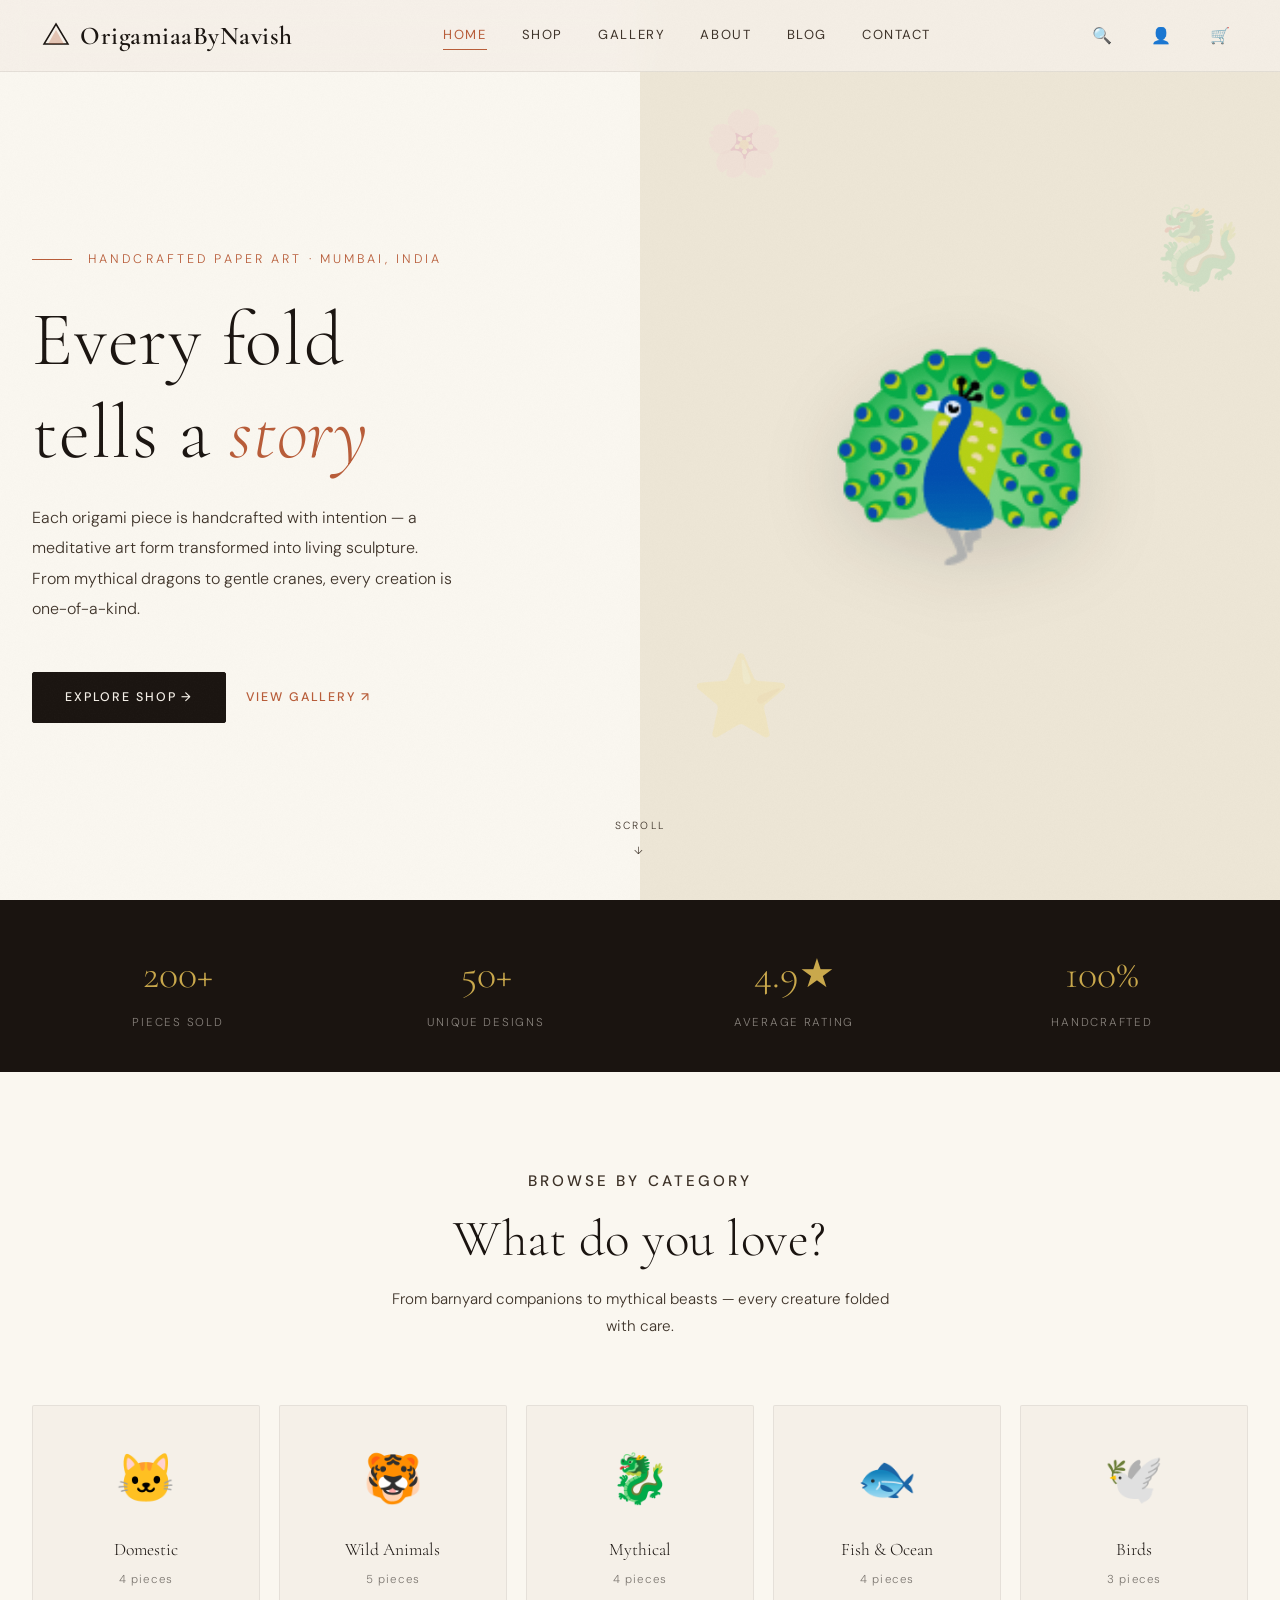
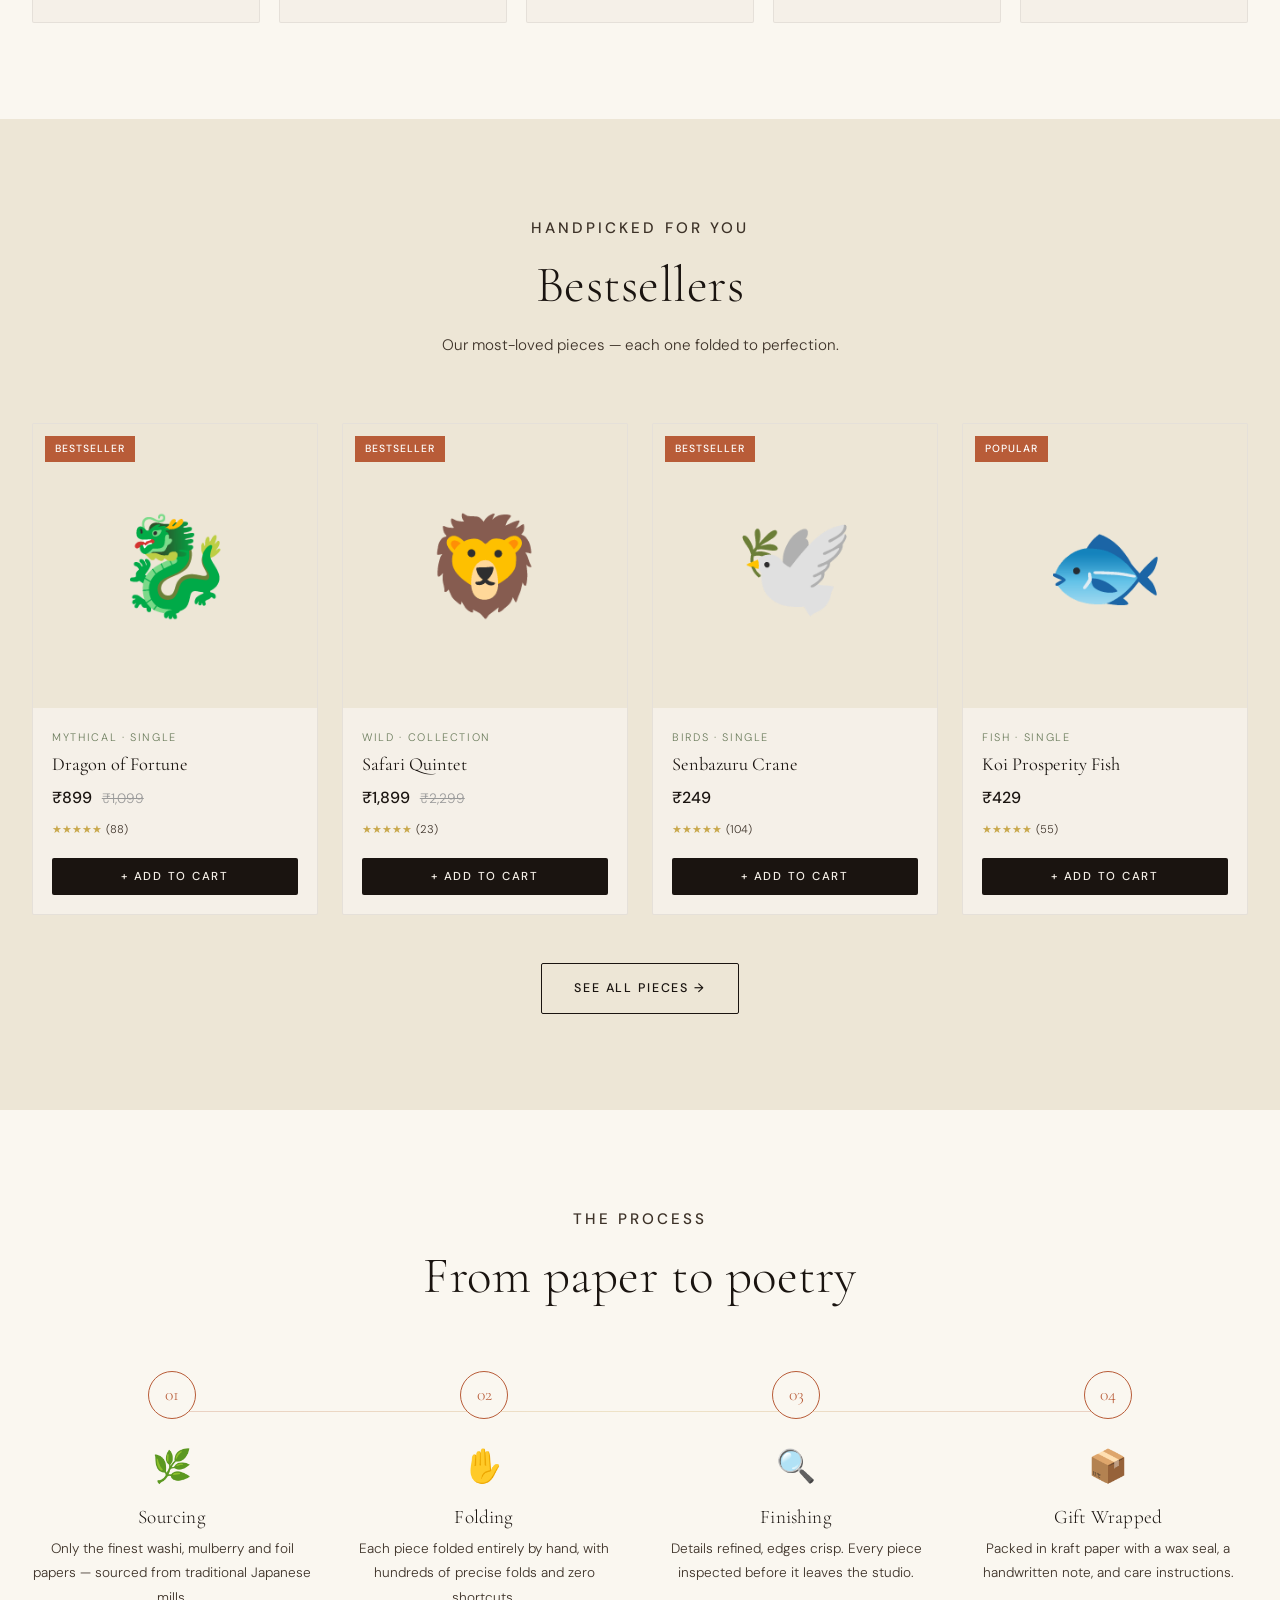
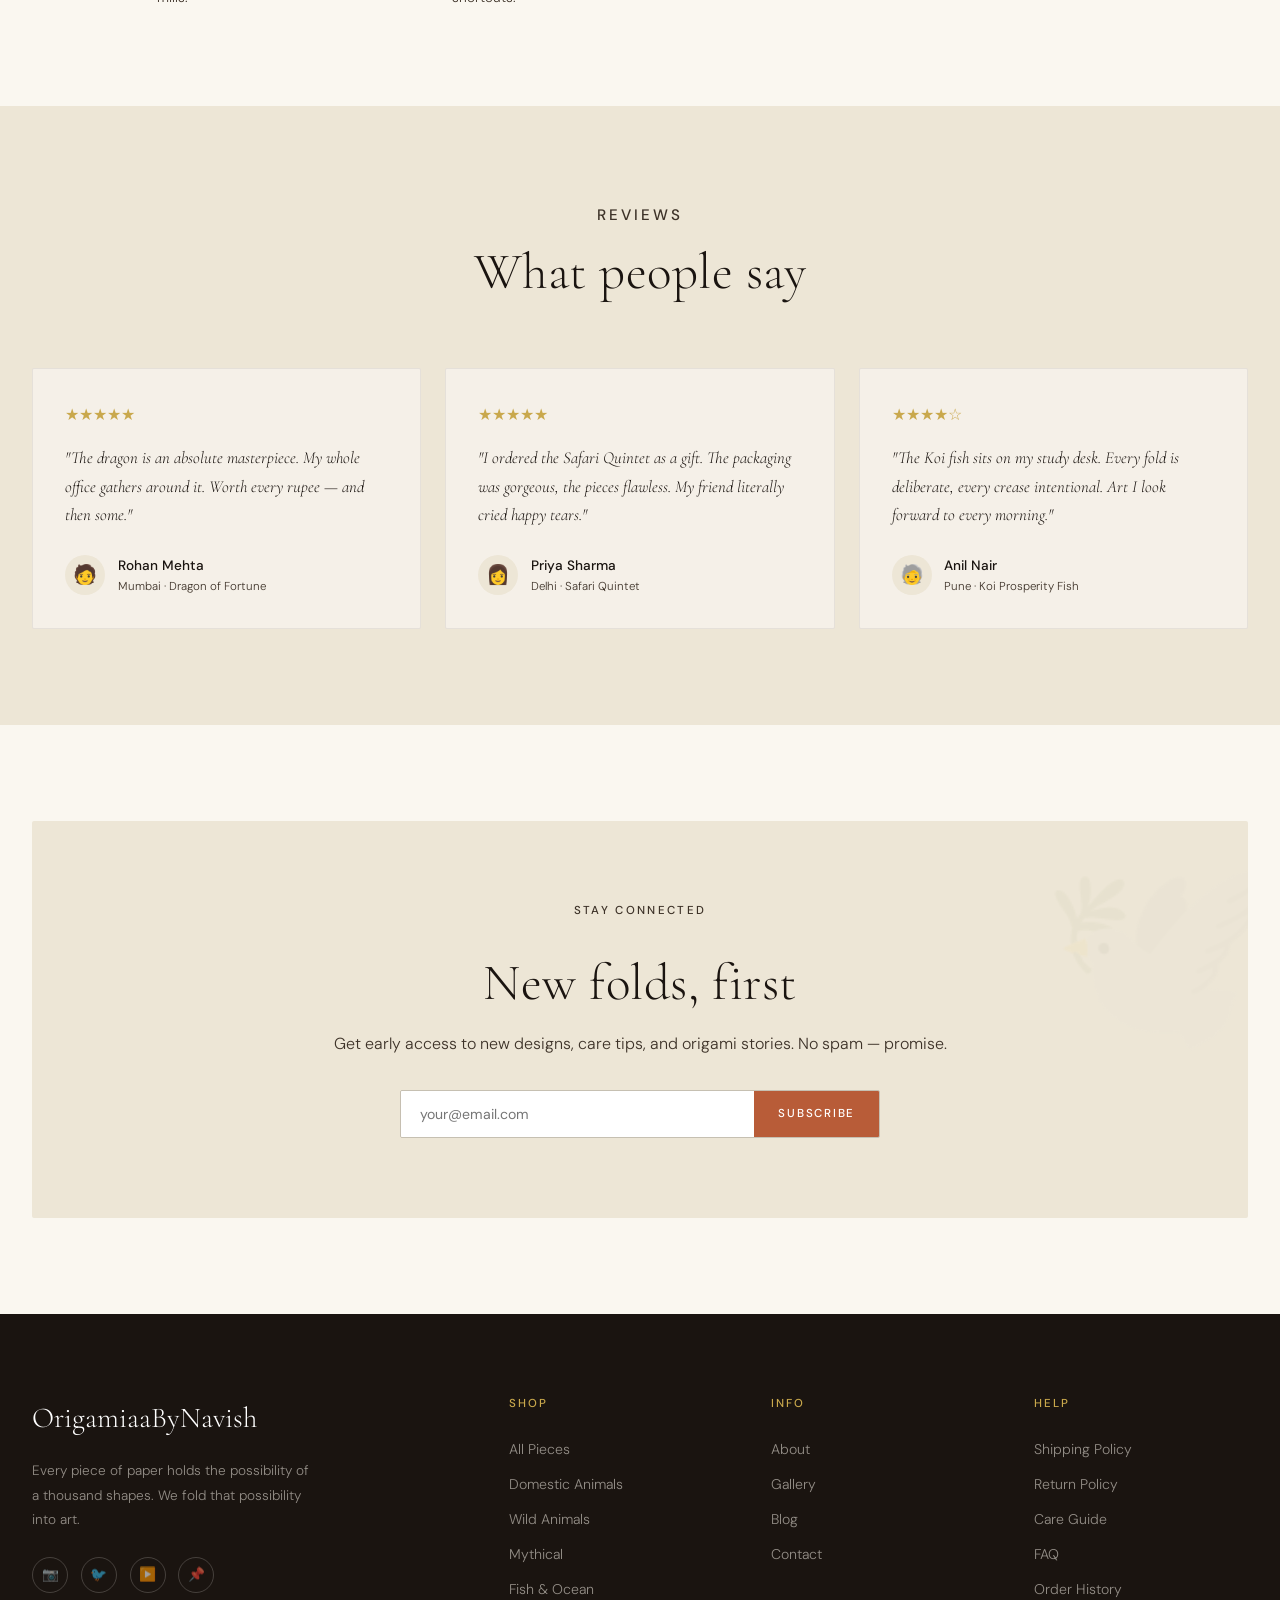
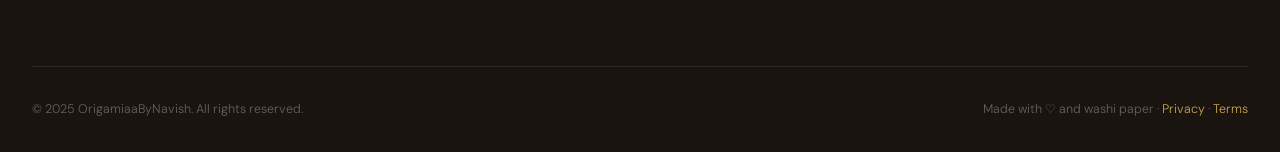
<file: index.html>
<!DOCTYPE html>
<html lang="en">
<head>
  <meta charset="UTF-8" />
  <meta name="viewport" content="width=device-width, initial-scale=1.0" />
  <title>OrigamiaaByNavish — Handcrafted Paper Art</title>
  <link rel="stylesheet" href="style.css" />
  <style>
    /* ── Hero ── */
    .hero {
      min-height: 100vh;
      display: grid;
      grid-template-columns: 1fr 1fr;
      position: relative;
      overflow: hidden;
    }

    .hero__left {
      display: flex;
      flex-direction: column;
      justify-content: center;
      padding: calc(var(--nav-h) + 4rem) 4rem 4rem 2rem;
      padding-left: max(2rem, calc((100vw - var(--max-w)) / 2 + 2rem));
    }

    .hero__tagline {
      font-size: clamp(0.65rem, 1vw, 0.78rem);
      letter-spacing: 0.25em;
      text-transform: uppercase;
      color: var(--rust);
      margin-bottom: 1.5rem;
      display: flex;
      align-items: center;
      gap: 1rem;
    }

    .hero__tagline::before {
      content: '';
      width: 40px; height: 1px;
      background: var(--rust);
    }

    .hero__title { margin-bottom: 1.5rem; }
    .hero__title em { font-style: italic; color: var(--rust); }

    .hero__sub {
      font-size: 1rem;
      color: var(--ink-light);
      line-height: 1.9;
      max-width: 420px;
      margin-bottom: 3rem;
    }

    .hero__cta { display: flex; gap: 1.2rem; flex-wrap: wrap; align-items: center; }

    .hero__scroll {
      position: absolute;
      bottom: 2.5rem; left: 50%;
      transform: translateX(-50%);
      display: flex;
      flex-direction: column;
      align-items: center;
      gap: 0.5rem;
      font-size: 0.65rem;
      letter-spacing: 0.2em;
      text-transform: uppercase;
      color: var(--ink-light);
      animation: bounce 2s ease-in-out infinite;
    }

    @keyframes bounce {
      0%, 100% { transform: translateX(-50%) translateY(0); }
      50% { transform: translateX(-50%) translateY(-6px); }
    }

    .hero__right {
      background: var(--cream-dark);
      display: flex;
      align-items: center;
      justify-content: center;
      position: relative;
      overflow: hidden;
    }

    .hero__artwork {
      font-size: 14rem;
      animation: float 4s ease-in-out infinite;
      position: relative;
      z-index: 1;
      filter: drop-shadow(0 20px 40px rgba(26,20,16,0.15));
    }

    @keyframes float {
      0%, 100% { transform: translateY(0) rotate(-3deg); }
      50% { transform: translateY(-20px) rotate(3deg); }
    }

    .hero__right-deco {
      position: absolute;
      font-size: 5rem;
      opacity: 0.12;
    }

    .hero__right-deco:nth-child(2) { top: 10%; left: 10%; font-size: 4rem; }
    .hero__right-deco:nth-child(3) { top: 20%; right: 5%; animation: float 5s ease-in-out infinite 1s; }
    .hero__right-deco:nth-child(4) { bottom: 15%; left: 8%; animation: float 6s ease-in-out infinite 0.5s; }
    .hero__right-deco:nth-child(5) { bottom: 10%; right: 10%; font-size: 3rem; }

    /* ── Stats Bar ── */
    .stats-bar {
      background: var(--ink);
      color: var(--cream);
      padding: 2.5rem 0;
    }

    .stats-grid {
      display: grid;
      grid-template-columns: repeat(4, 1fr);
      gap: 1rem;
      text-align: center;
    }

    .stat__number {
      font-family: var(--font-display);
      font-size: 2.5rem;
      font-weight: 300;
      color: var(--gold);
      display: block;
    }

    .stat__label {
      font-size: 0.72rem;
      letter-spacing: 0.15em;
      text-transform: uppercase;
      color: rgba(245,240,232,0.5);
      margin-top: 0.3rem;
    }

    /* ── Categories ── */
    .categories-grid {
      display: grid;
      grid-template-columns: repeat(5, 1fr);
      gap: 1.2rem;
    }

    .cat-card {
      background: var(--cream);
      border: 1px solid rgba(26,20,16,0.07);
      border-radius: var(--radius);
      padding: 2rem 1rem;
      text-align: center;
      cursor: pointer;
      transition: var(--transition);
      text-decoration: none;
      color: var(--ink);
    }

    .cat-card:hover {
      background: var(--ink);
      color: var(--cream);
      transform: translateY(-4px);
      box-shadow: 0 12px 32px var(--shadow);
    }

    .cat-card__icon { font-size: 3rem; margin-bottom: 1rem; display: block; }
    .cat-card__name {
      font-family: var(--font-display);
      font-size: 1.1rem;
      margin-bottom: 0.3rem;
    }
    .cat-card__count { font-size: 0.72rem; letter-spacing: 0.1em; opacity: 0.55; }

    /* ── Process / How it works ── */
    .process-grid {
      display: grid;
      grid-template-columns: repeat(4, 1fr);
      gap: 2rem;
      position: relative;
    }

    .process-grid::before {
      content: '';
      position: absolute;
      top: 2.5rem; left: 12%;
      width: 76%; height: 1px;
      background: linear-gradient(to right, var(--rust), var(--gold), var(--rust));
      opacity: 0.25;
    }

    .process-step { text-align: center; }
    .process-step__num {
      width: 48px; height: 48px;
      border: 1.5px solid var(--rust);
      border-radius: 50%;
      display: flex; align-items: center; justify-content: center;
      font-family: var(--font-display);
      font-size: 1.1rem;
      color: var(--rust);
      margin: 0 auto 1.2rem;
      background: var(--paper);
      position: relative;
      z-index: 1;
    }

    .process-step__icon { font-size: 2rem; margin-bottom: 0.8rem; }
    .process-step h4 { font-family: var(--font-display); margin-bottom: 0.5rem; }
    .process-step p { font-size: 0.85rem; color: var(--ink-light); line-height: 1.8; }

    /* ── Testimonials ── */
    .testimonials-track {
      display: grid;
      grid-template-columns: repeat(3, 1fr);
      gap: 1.5rem;
    }

    .testimonial-card {
      background: var(--cream);
      border: 1px solid rgba(26,20,16,0.07);
      border-radius: var(--radius);
      padding: 2rem;
    }

    .testimonial-card__stars { color: var(--gold); font-size: 1rem; margin-bottom: 1rem; }
    .testimonial-card__text {
      font-family: var(--font-display);
      font-size: 1.05rem;
      font-style: italic;
      color: var(--ink);
      line-height: 1.7;
      margin-bottom: 1.5rem;
    }

    .testimonial-card__author { display: flex; align-items: center; gap: 0.8rem; }
    .testimonial-card__avatar {
      width: 40px; height: 40px;
      border-radius: 50%;
      background: var(--cream-dark);
      display: flex; align-items: center; justify-content: center;
      font-size: 1.2rem;
    }
    .testimonial-card__name { font-size: 0.85rem; font-weight: 500; }
    .testimonial-card__loc { font-size: 0.72rem; color: var(--ink-light); }

    /* ── Newsletter ── */
    .newsletter {
      background: var(--cream-dark);
      border-radius: var(--radius);
      padding: 5rem 3rem;
      text-align: center;
      position: relative;
      overflow: hidden;
    }

    .newsletter::before {
      content: '🕊️';
      position: absolute;
      font-size: 12rem;
      opacity: 0.04;
      top: -2rem; right: -2rem;
    }

    .newsletter h2 { margin-bottom: 1rem; }
    .newsletter p { color: var(--ink-light); margin-bottom: 2rem; }

    .newsletter-form {
      display: flex;
      gap: 0;
      max-width: 480px;
      margin: 0 auto;
      border: 1.5px solid rgba(26,20,16,0.18);
      border-radius: var(--radius);
      overflow: hidden;
    }

    .newsletter-form input {
      flex: 1;
      padding: 0.9rem 1.2rem;
      border: none;
      background: white;
      font-size: 0.88rem;
      outline: none;
      font-family: var(--font-body);
      color: var(--ink);
    }

    .newsletter-form button {
      background: var(--rust);
      color: white;
      padding: 0.9rem 1.5rem;
      font-size: 0.72rem;
      letter-spacing: 0.15em;
      text-transform: uppercase;
      font-weight: 500;
      border: none;
      cursor: pointer;
      font-family: var(--font-body);
      transition: var(--transition);
      white-space: nowrap;
    }

    .newsletter-form button:hover { background: var(--ink); }

    @media (max-width: 900px) {
      .hero { grid-template-columns: 1fr; min-height: auto; }
      .hero__left { padding: calc(var(--nav-h) + 2rem) 1.5rem 2rem; }
      .hero__right { min-height: 50vw; }
      .hero__artwork { font-size: 8rem; }
      .stats-grid { grid-template-columns: repeat(2, 1fr); }
      .categories-grid { grid-template-columns: repeat(3, 1fr); }
      .process-grid { grid-template-columns: repeat(2, 1fr); }
      .process-grid::before { display: none; }
      .testimonials-track { grid-template-columns: 1fr; }
    }

    @media (max-width: 480px) {
      .categories-grid { grid-template-columns: repeat(2, 1fr); }
    }
  </style>
</head>
<body>

<!-- Page Loader -->
<div class="page-loader">
  <div class="fold-anim">✦</div>
  <div class="page-loader__text">Folding your experience…</div>
</div>

<!-- Navigation -->
<nav class="nav">
  <div class="nav__inner">
    <a href="index.html" class="nav__logo">
      <div class="nav__logo-mark">
        <svg width="28" height="28" viewBox="0 0 28 28" fill="none">
          <polygon points="14,2 26,22 2,22" fill="none" stroke="currentColor" stroke-width="1.5"/>
          <polygon points="14,8 22,22 6,22" fill="var(--rust)" opacity="0.3"/>
        </svg>
      </div>
      OrigamiaaByNavish
    </a>

    <div class="nav__links">
      <a href="index.html" class="active">Home</a>
      <a href="shop.html">Shop</a>
      <a href="gallery.html">Gallery</a>
      <a href="about.html">About</a>
      <a href="blog.html">Blog</a>
      <a href="contact.html">Contact</a>
    </div>

    <div class="nav__actions">
      <a href="shop.html" class="nav__icon-btn" title="Search">🔍</a>
      <a href="profile.html" class="nav__icon-btn" title="Profile">👤</a>
      <a href="cart.html" class="nav__icon-btn" title="Cart" style="position:relative">
        🛒
        <span class="nav__cart-count" style="display:none">0</span>
      </a>
      <button class="nav__hamburger" aria-label="Menu">
        <span></span><span></span><span></span>
      </button>
    </div>
  </div>
</nav>

<!-- Mobile Nav -->
<div class="nav__mobile">
  <a href="index.html">Home</a>
  <a href="shop.html">Shop</a>
  <a href="gallery.html">Gallery</a>
  <a href="about.html">About</a>
  <a href="blog.html">Blog</a>
  <a href="contact.html">Contact</a>
  <a href="profile.html">Profile</a>
  <a href="cart.html">Cart 🛒</a>
</div>

<!-- HERO -->
<section class="hero">
  <div class="hero__left">
    <div class="hero__tagline">Handcrafted paper art · Mumbai, India</div>
    <h1 class="hero__title">
      Every fold<br>tells a <em>story</em>
    </h1>
    <p class="hero__sub">
      Each origami piece is handcrafted with intention — a meditative art form transformed into living sculpture. From mythical dragons to gentle cranes, every creation is one-of-a-kind.
    </p>
    <div class="hero__cta">
      <a href="shop.html" class="btn btn--primary">Explore Shop →</a>
      <a href="gallery.html" class="btn btn--ghost">View Gallery ↗</a>
    </div>
  </div>

  <div class="hero__right">
    <div class="hero__right-deco">🕊️</div>
    <div class="hero__right-deco">🌸</div>
    <div class="hero__right-deco">🐉</div>
    <div class="hero__right-deco">⭐</div>
    <div class="hero__artwork">🦚</div>
  </div>

  <div class="hero__scroll">
    <span>Scroll</span>
    <span>↓</span>
  </div>
</section>

<!-- STATS BAR -->
<section class="stats-bar">
  <div class="container">
    <div class="stats-grid">
      <div class="reveal">
        <span class="stat__number">200+</span>
        <div class="stat__label">Pieces Sold</div>
      </div>
      <div class="reveal" data-delay="100">
        <span class="stat__number">50+</span>
        <div class="stat__label">Unique Designs</div>
      </div>
      <div class="reveal" data-delay="200">
        <span class="stat__number">4.9★</span>
        <div class="stat__label">Average Rating</div>
      </div>
      <div class="reveal" data-delay="300">
        <span class="stat__number">100%</span>
        <div class="stat__label">Handcrafted</div>
      </div>
    </div>
  </div>
</section>

<!-- CATEGORIES -->
<section class="section">
  <div class="container">
    <div class="section-header reveal">
      <p class="eyebrow">Browse by category</p>
      <h2>What do you love?</h2>
      <p>From barnyard companions to mythical beasts — every creature folded with care.</p>
    </div>

    <div class="categories-grid">
      <a href="shop.html?category=domestic" class="cat-card reveal" data-delay="0">
        <span class="cat-card__icon">🐱</span>
        <div class="cat-card__name">Domestic</div>
        <div class="cat-card__count">4 pieces</div>
      </a>
      <a href="shop.html?category=wild" class="cat-card reveal" data-delay="80">
        <span class="cat-card__icon">🐯</span>
        <div class="cat-card__name">Wild Animals</div>
        <div class="cat-card__count">5 pieces</div>
      </a>
      <a href="shop.html?category=mythical" class="cat-card reveal" data-delay="160">
        <span class="cat-card__icon">🐉</span>
        <div class="cat-card__name">Mythical</div>
        <div class="cat-card__count">4 pieces</div>
      </a>
      <a href="shop.html?category=fish" class="cat-card reveal" data-delay="240">
        <span class="cat-card__icon">🐟</span>
        <div class="cat-card__name">Fish & Ocean</div>
        <div class="cat-card__count">4 pieces</div>
      </a>
      <a href="shop.html?category=birds" class="cat-card reveal" data-delay="320">
        <span class="cat-card__icon">🕊️</span>
        <div class="cat-card__name">Birds</div>
        <div class="cat-card__count">3 pieces</div>
      </a>
    </div>
  </div>
</section>

<!-- FEATURED PRODUCTS -->
<section class="section" style="background:var(--cream-dark)">
  <div class="container">
    <div class="section-header reveal">
      <p class="eyebrow">Handpicked for you</p>
      <h2>Bestsellers</h2>
      <p>Our most-loved pieces — each one folded to perfection.</p>
    </div>

    <div class="grid-4" id="featured-products"></div>

    <div style="text-align:center;margin-top:3rem" class="reveal">
      <a href="shop.html" class="btn btn--outline">See All Pieces →</a>
    </div>
  </div>
</section>

<!-- HOW IT WORKS -->
<section class="section">
  <div class="container">
    <div class="section-header reveal">
      <p class="eyebrow">The process</p>
      <h2>From paper to poetry</h2>
    </div>

    <div class="process-grid">
      <div class="process-step reveal" data-delay="0">
        <div class="process-step__num">01</div>
        <div class="process-step__icon">🌿</div>
        <h4>Sourcing</h4>
        <p>Only the finest washi, mulberry and foil papers — sourced from traditional Japanese mills.</p>
      </div>
      <div class="process-step reveal" data-delay="100">
        <div class="process-step__num">02</div>
        <div class="process-step__icon">✋</div>
        <h4>Folding</h4>
        <p>Each piece folded entirely by hand, with hundreds of precise folds and zero shortcuts.</p>
      </div>
      <div class="process-step reveal" data-delay="200">
        <div class="process-step__num">03</div>
        <div class="process-step__icon">🔍</div>
        <h4>Finishing</h4>
        <p>Details refined, edges crisp. Every piece inspected before it leaves the studio.</p>
      </div>
      <div class="process-step reveal" data-delay="300">
        <div class="process-step__num">04</div>
        <div class="process-step__icon">📦</div>
        <h4>Gift Wrapped</h4>
        <p>Packed in kraft paper with a wax seal, a handwritten note, and care instructions.</p>
      </div>
    </div>
  </div>
</section>

<!-- TESTIMONIALS -->
<section class="section" style="background:var(--cream-dark)">
  <div class="container">
    <div class="section-header reveal">
      <p class="eyebrow">Reviews</p>
      <h2>What people say</h2>
    </div>

    <div class="testimonials-track">
      <div class="testimonial-card reveal">
        <div class="testimonial-card__stars">★★★★★</div>
        <div class="testimonial-card__text">"The dragon is an absolute masterpiece. My whole office gathers around it. Worth every rupee — and then some."</div>
        <div class="testimonial-card__author">
          <div class="testimonial-card__avatar">🧑</div>
          <div>
            <div class="testimonial-card__name">Rohan Mehta</div>
            <div class="testimonial-card__loc">Mumbai · Dragon of Fortune</div>
          </div>
        </div>
      </div>

      <div class="testimonial-card reveal" data-delay="100">
        <div class="testimonial-card__stars">★★★★★</div>
        <div class="testimonial-card__text">"I ordered the Safari Quintet as a gift. The packaging was gorgeous, the pieces flawless. My friend literally cried happy tears."</div>
        <div class="testimonial-card__author">
          <div class="testimonial-card__avatar">👩</div>
          <div>
            <div class="testimonial-card__name">Priya Sharma</div>
            <div class="testimonial-card__loc">Delhi · Safari Quintet</div>
          </div>
        </div>
      </div>

      <div class="testimonial-card reveal" data-delay="200">
        <div class="testimonial-card__stars">★★★★☆</div>
        <div class="testimonial-card__text">"The Koi fish sits on my study desk. Every fold is deliberate, every crease intentional. Art I look forward to every morning."</div>
        <div class="testimonial-card__author">
          <div class="testimonial-card__avatar">🧓</div>
          <div>
            <div class="testimonial-card__name">Anil Nair</div>
            <div class="testimonial-card__loc">Pune · Koi Prosperity Fish</div>
          </div>
        </div>
      </div>
    </div>
  </div>
</section>

<!-- NEWSLETTER -->
<section class="section">
  <div class="container">
    <div class="newsletter reveal">
      <p class="eyebrow">Stay connected</p>
      <h2>New folds, first</h2>
      <p>Get early access to new designs, care tips, and origami stories. No spam — promise.</p>
      <div class="newsletter-form">
        <input type="email" placeholder="your@email.com" id="newsletter-email" />
        <button onclick="subscribeNewsletter()">Subscribe</button>
      </div>
    </div>
  </div>
</section>

<!-- FOOTER -->
<footer class="footer">
  <div class="container">
    <div class="footer__grid">
      <div>
        <div class="footer__brand-name">OrigamiaaByNavish</div>
        <div class="footer__tagline">
          Every piece of paper holds the possibility of a thousand shapes. We fold that possibility into art.
        </div>
        <div class="footer__social">
          <a href="#" class="footer__social-link">📷</a>
          <a href="#" class="footer__social-link">🐦</a>
          <a href="#" class="footer__social-link">▶️</a>
          <a href="#" class="footer__social-link">📌</a>
        </div>
      </div>

      <div>
        <div class="footer__col-title">Shop</div>
        <div class="footer__links">
          <a href="shop.html">All Pieces</a>
          <a href="shop.html?category=domestic">Domestic Animals</a>
          <a href="shop.html?category=wild">Wild Animals</a>
          <a href="shop.html?category=mythical">Mythical</a>
          <a href="shop.html?category=fish">Fish & Ocean</a>
        </div>
      </div>

      <div>
        <div class="footer__col-title">Info</div>
        <div class="footer__links">
          <a href="about.html">About</a>
          <a href="gallery.html">Gallery</a>
          <a href="blog.html">Blog</a>
          <a href="contact.html">Contact</a>
        </div>
      </div>

      <div>
        <div class="footer__col-title">Help</div>
        <div class="footer__links">
          <a href="#">Shipping Policy</a>
          <a href="#">Return Policy</a>
          <a href="#">Care Guide</a>
          <a href="#">FAQ</a>
          <a href="history.html">Order History</a>
        </div>
      </div>
    </div>

    <div class="footer__bottom">
      <span>© 2025 OrigamiaaByNavish. All rights reserved.</span>
      <span>Made with ♡ and washi paper · <a href="#">Privacy</a> · <a href="#">Terms</a></span>
    </div>
  </div>
</footer>

<script src="js/main.js"></script>
<script src="js/shop.js"></script>
<script>
document.addEventListener('DOMContentLoaded', () => {
  const featured = [
    { id: 10, name: 'Dragon of Fortune',   category: 'mythical', price: 899,  originalPrice: 1099, rating: 5.0, reviews: 88, badge: 'bestseller', emoji: '🐉', type: 'single' },
    { id: 7,  name: 'Safari Quintet',      category: 'wild',     price: 1899, originalPrice: 2299, rating: 5.0, reviews: 23, badge: 'bestseller', emoji: '🦁', type: 'collection' },
    { id: 18, name: 'Senbazuru Crane',     category: 'birds',    price: 249,  originalPrice: null, rating: 4.9, reviews: 104,badge: 'bestseller', emoji: '🕊️', type: 'single' },
    { id: 14, name: 'Koi Prosperity Fish', category: 'fish',     price: 429,  originalPrice: null, rating: 4.8, reviews: 55, badge: 'popular',    emoji: '🐟', type: 'single' },
  ];

  const grid = document.getElementById('featured-products');
  if (!grid) return;

  grid.innerHTML = featured.map((p, i) => `
    <div class="product-card reveal" data-delay="${i * 80}">
      <div class="product-card__image">
        <a href="product.html?id=${p.id}">
          <div style="width:100%;height:100%;display:flex;align-items:center;justify-content:center;font-size:6rem;background:var(--cream-dark)">${p.emoji}</div>
        </a>
        <div class="product-card__badge">${p.badge}</div>
      </div>
      <div class="product-card__body">
        <div class="product-card__category">${p.category} · ${p.type}</div>
        <div class="product-card__name">${p.name}</div>
        <div class="product-card__price">
          <span class="product-card__price-main">₹${p.price.toLocaleString()}</span>
          ${p.originalPrice ? `<span class="product-card__price-orig">₹${p.originalPrice.toLocaleString()}</span>` : ''}
        </div>
        <div class="product-card__rating">
          <span style="color:var(--gold)">★★★★★</span>
          <span>(${p.reviews})</span>
        </div>
      </div>
      <div class="product-card__footer">
        <button class="product-card__add-btn" onclick="window.OrigamiSite.addToCart(${JSON.stringify(p).replace(/"/g, '&quot;')})">+ Add to Cart</button>
      </div>
    </div>`).join('');

  initReveal();
});

function subscribeNewsletter() {
  const email = document.getElementById('newsletter-email').value;
  if (!email || !email.includes('@')) {
    window.OrigamiSite.showToast('Please enter a valid email', 'error');
    return;
  }
  window.OrigamiSite.showToast('Subscribed! Welcome to the fold ✦', 'success');
  document.getElementById('newsletter-email').value = '';
}

function initReveal() {
  const els = document.querySelectorAll('.reveal:not(.visible), .reveal-left:not(.visible), .reveal-right:not(.visible)');
  const observer = new IntersectionObserver(entries => {
    entries.forEach(e => {
      if (e.isIntersecting) {
        const delay = e.target.dataset.delay || 0;
        setTimeout(() => e.target.classList.add('visible'), delay);
        observer.unobserve(e.target);
      }
    });
  }, { threshold: 0.1 });
  els.forEach(el => observer.observe(el));
}
</script>
</body>
</html>
</file>
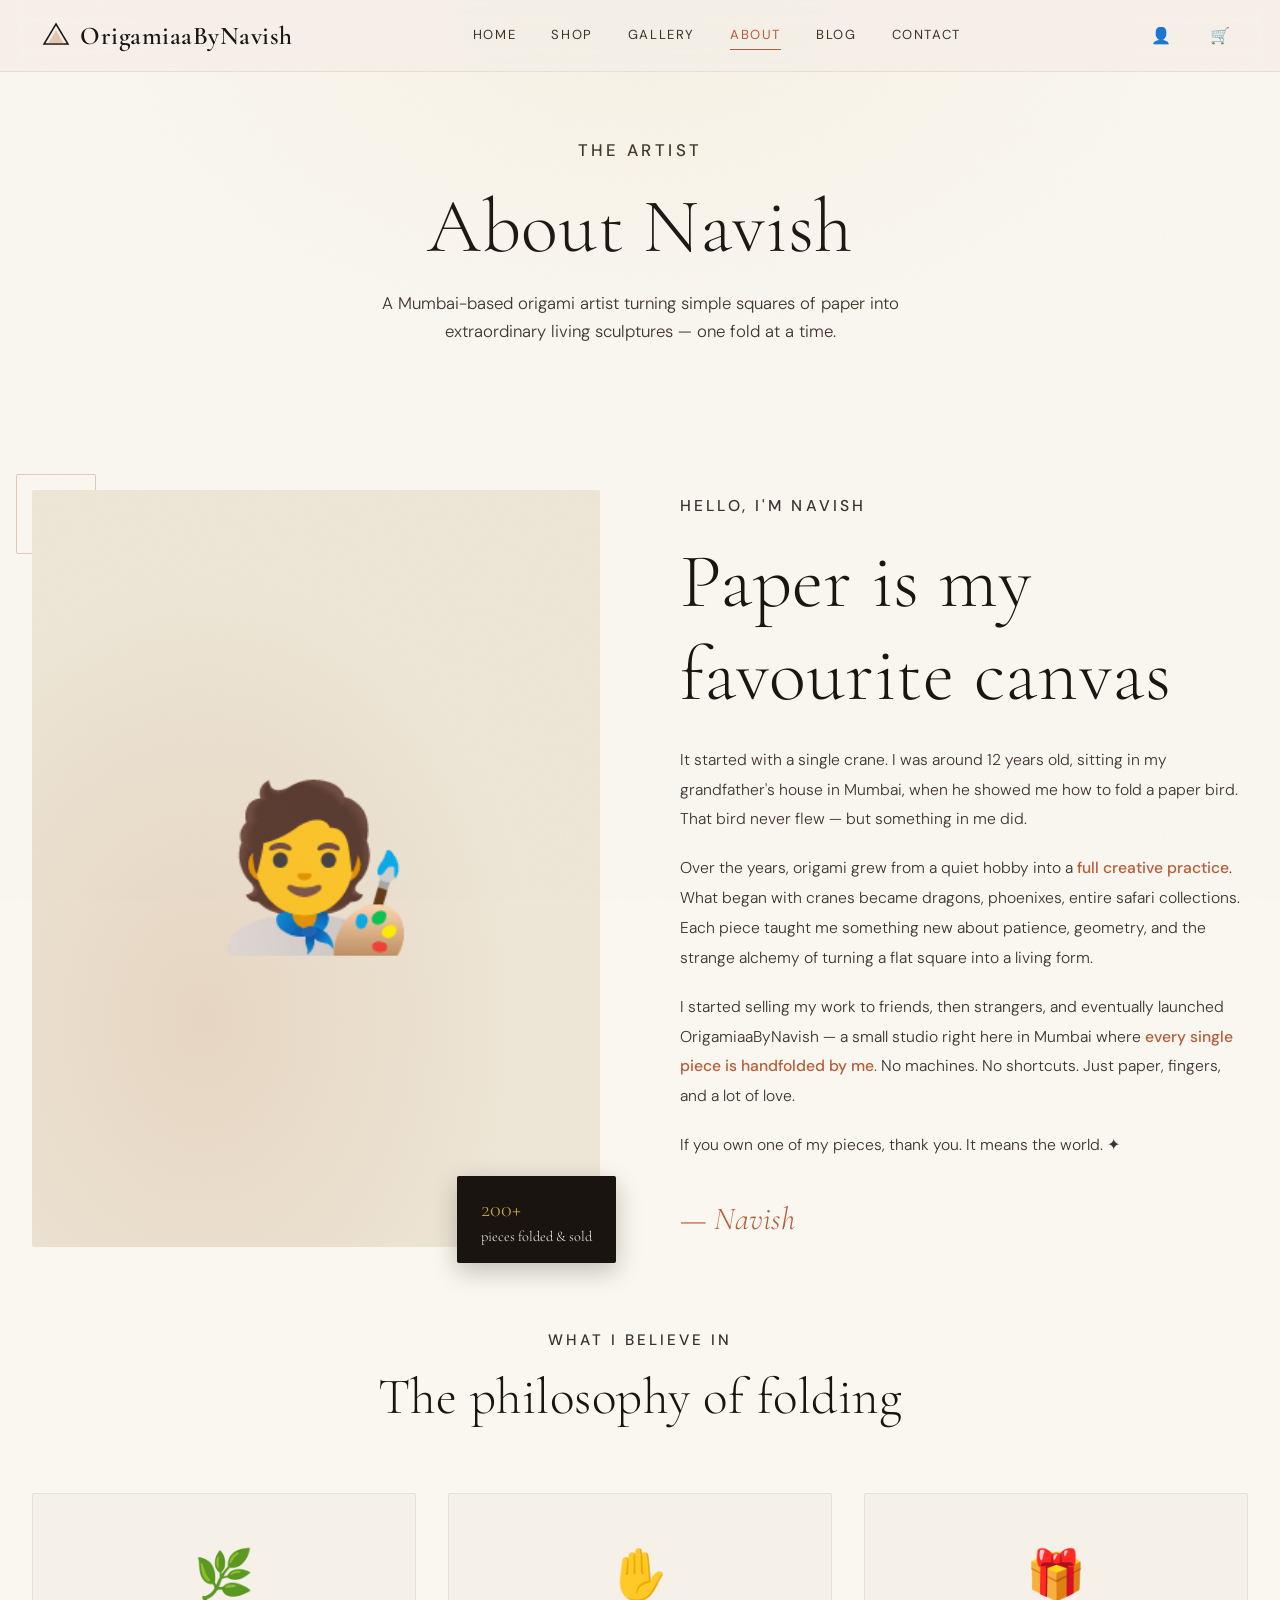
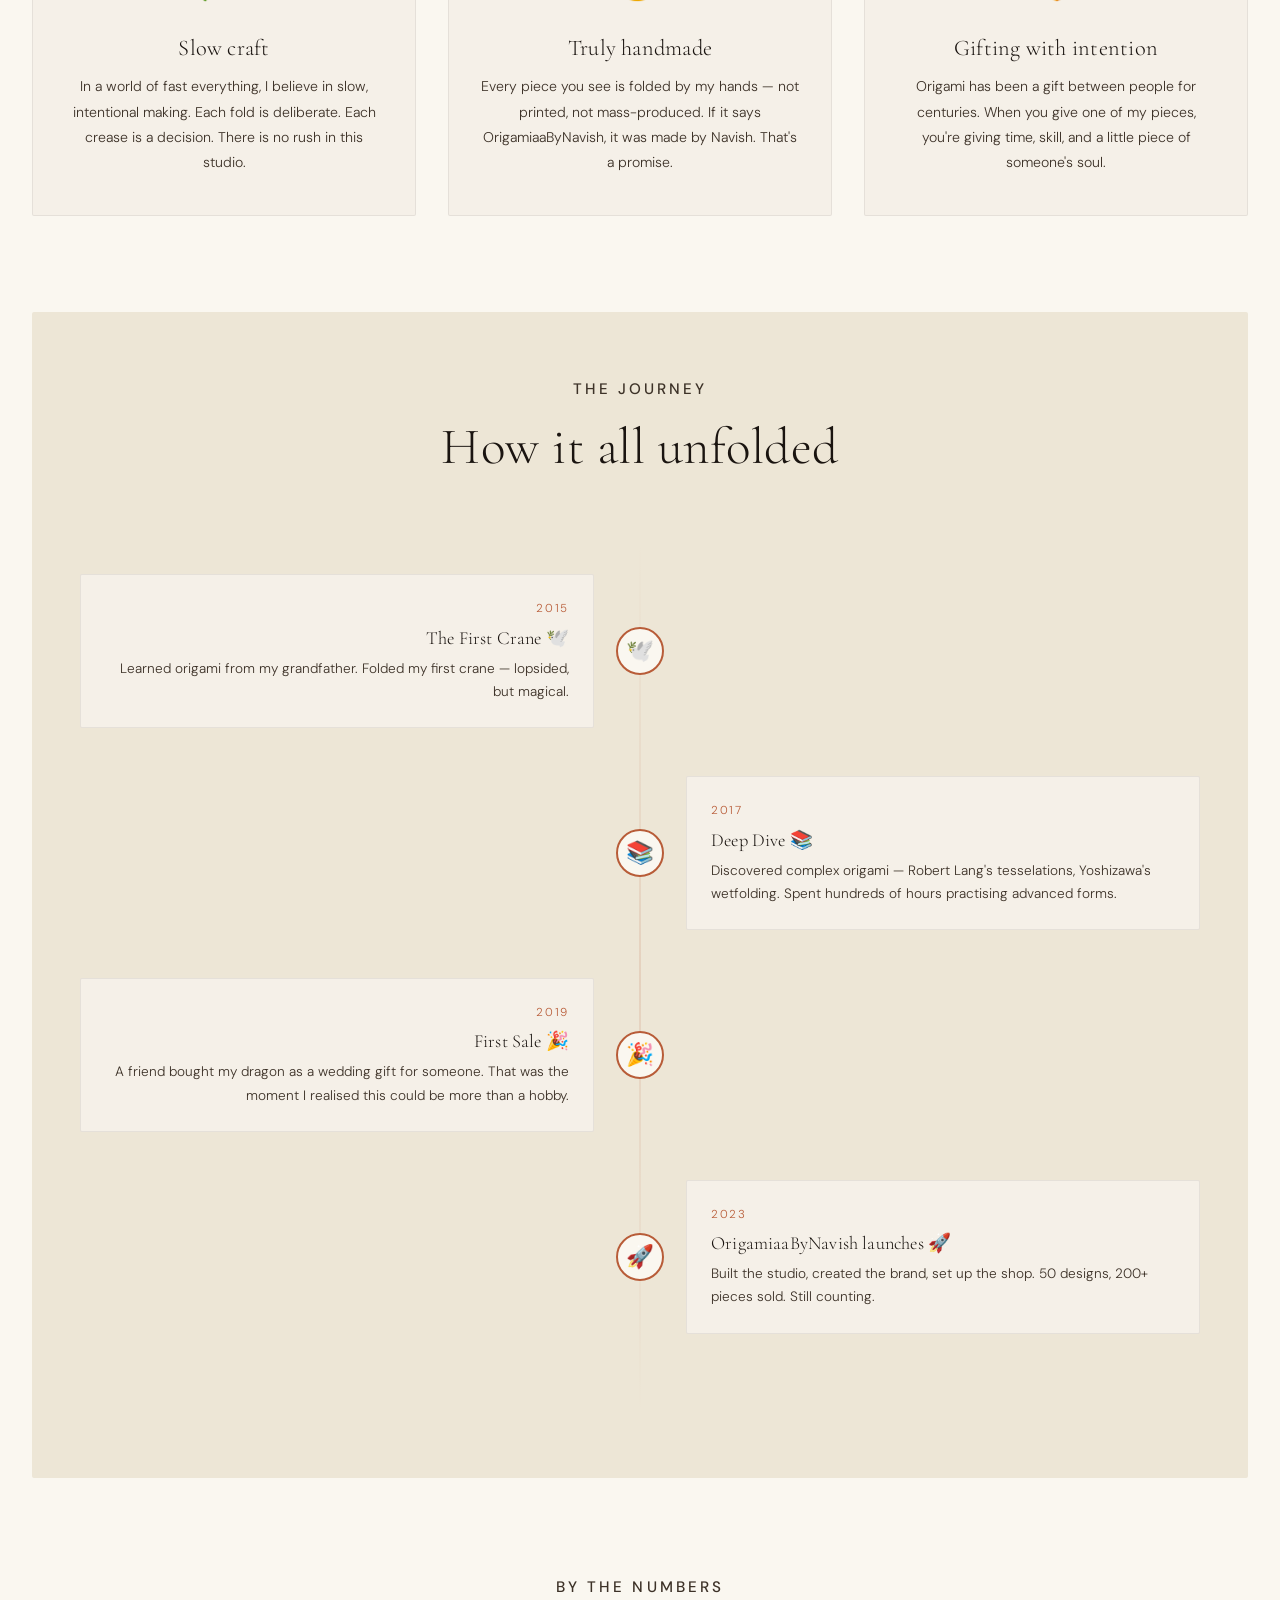
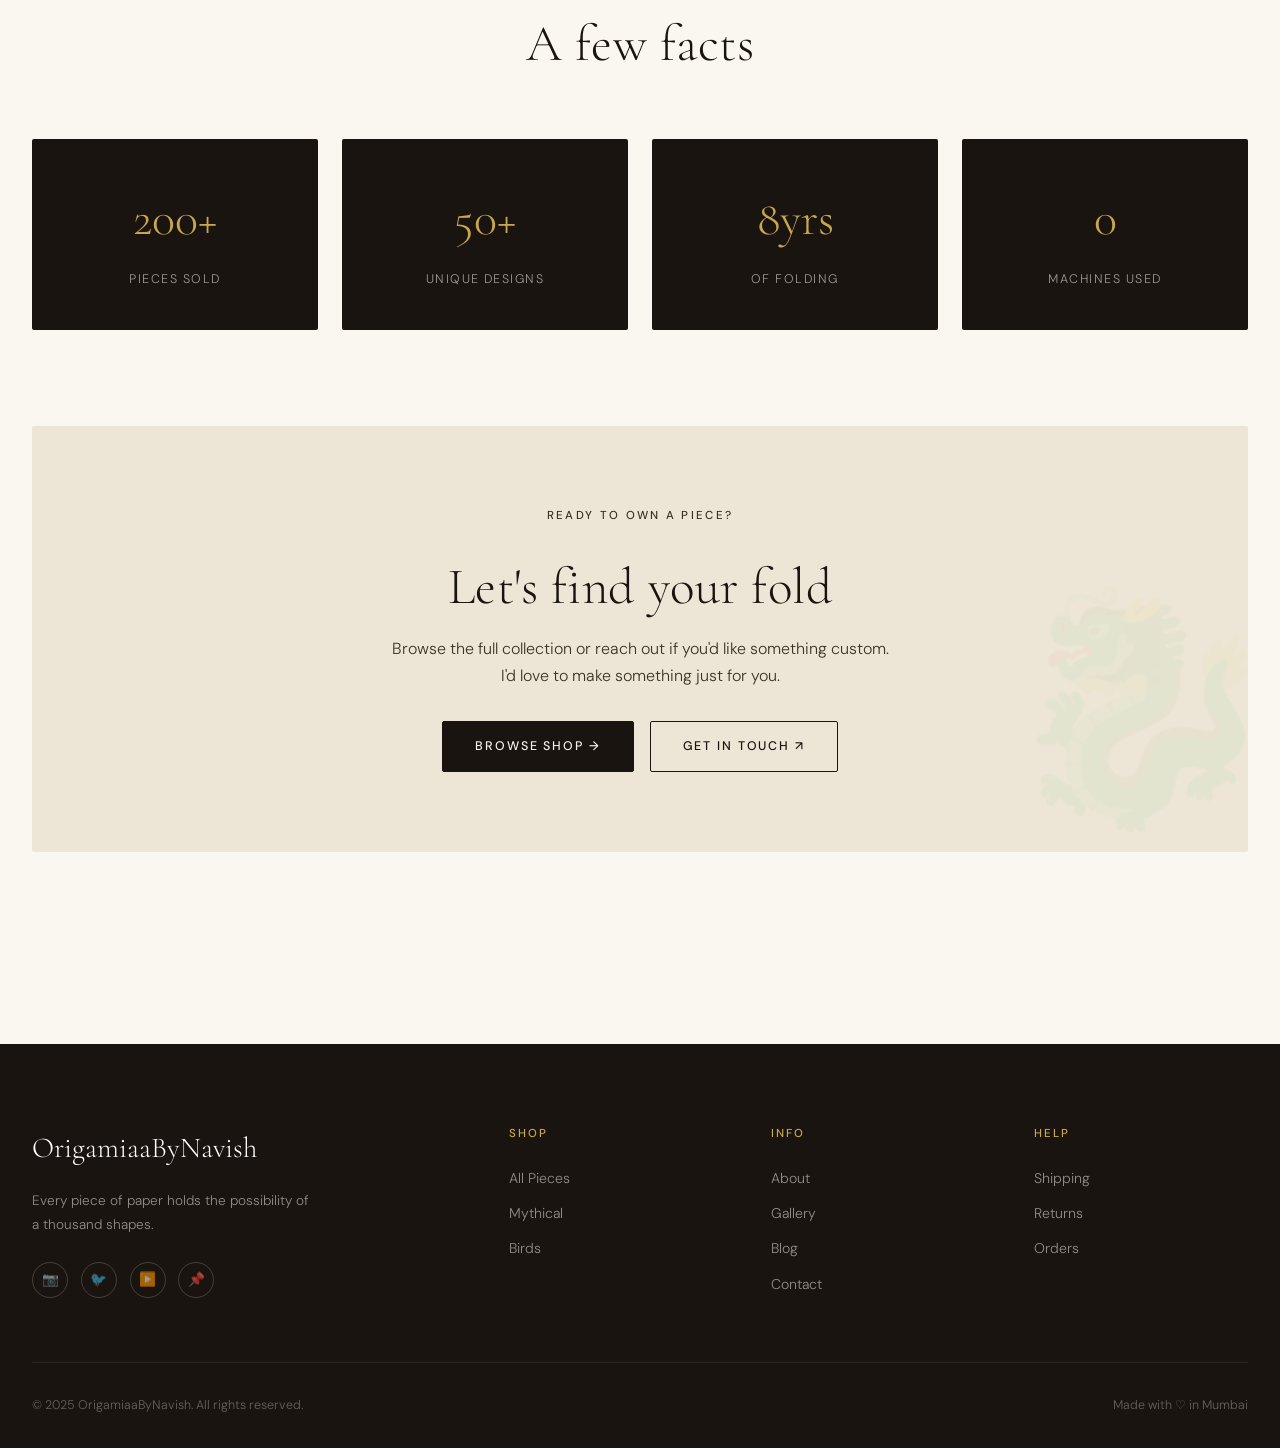
<file: about.html>
<!DOCTYPE html>
<html lang="en">
<head>
  <meta charset="UTF-8" />
  <meta name="viewport" content="width=device-width, initial-scale=1.0" />
  <title>About Navish — OrigamiaaByNavish</title>
  <link rel="stylesheet" href="style.css" />
  <style>
    .about-page { padding-bottom: 6rem; }

    /* ── Intro Split ── */
    .about-intro {
      display: grid;
      grid-template-columns: 1fr 1fr;
      gap: 5rem;
      align-items: center;
      padding: 5rem 0;
    }

    .about-portrait {
      position: relative;
    }

    .about-portrait__frame {
      width: 100%;
      aspect-ratio: 3/4;
      background: var(--cream-dark);
      border-radius: var(--radius);
      display: flex;
      align-items: center;
      justify-content: center;
      font-size: 10rem;
      position: relative;
      overflow: hidden;
    }

    .about-portrait__frame::before {
      content: '';
      position: absolute;
      inset: 0;
      background: radial-gradient(ellipse at 30% 70%, rgba(184,92,56,0.12), transparent 60%);
    }

    .about-portrait__badge {
      position: absolute;
      bottom: -1rem;
      right: -1rem;
      background: var(--ink);
      color: var(--cream);
      padding: 1rem 1.5rem;
      border-radius: var(--radius);
      font-family: var(--font-display);
      font-size: 0.9rem;
      line-height: 1.5;
      box-shadow: 0 8px 24px var(--shadow-deep);
    }

    .about-portrait__badge strong {
      display: block;
      font-size: 1.4rem;
      color: var(--gold);
      font-weight: 300;
    }

    .about-portrait__deco {
      position: absolute;
      top: -1rem;
      left: -1rem;
      width: 80px; height: 80px;
      border: 1.5px solid var(--rust);
      border-radius: var(--radius);
      opacity: 0.3;
    }

    .about-text .eyebrow { margin-bottom: 1rem; }
    .about-text h1 { margin-bottom: 1.5rem; }

    .about-text p {
      color: var(--ink-light);
      line-height: 1.9;
      margin-bottom: 1.2rem;
      font-size: 0.98rem;
    }

    .about-text p em {
      color: var(--rust);
      font-style: normal;
      font-weight: 500;
    }

    .about-signature {
      font-family: var(--font-display);
      font-size: 2rem;
      font-style: italic;
      color: var(--rust);
      margin-top: 2rem;
    }

    /* ── Values ── */
    .values-grid {
      display: grid;
      grid-template-columns: repeat(3, 1fr);
      gap: 2rem;
    }

    .value-card {
      background: var(--cream);
      border: 1px solid rgba(26,20,16,0.07);
      border-radius: var(--radius);
      padding: 2.5rem 2rem;
      text-align: center;
      transition: var(--transition);
    }

    .value-card:hover {
      transform: translateY(-4px);
      box-shadow: 0 12px 32px var(--shadow);
    }

    .value-card__icon {
      font-size: 3rem;
      margin-bottom: 1.2rem;
    }

    .value-card h3 {
      font-family: var(--font-display);
      font-size: 1.4rem;
      margin-bottom: 0.8rem;
    }

    .value-card p {
      font-size: 0.88rem;
      color: var(--ink-light);
      line-height: 1.8;
    }

    /* ── Journey Timeline ── */
    .timeline {
      position: relative;
      padding: 2rem 0;
    }

    .timeline::before {
      content: '';
      position: absolute;
      left: 50%;
      top: 0; bottom: 0;
      width: 1px;
      background: linear-gradient(to bottom, transparent, var(--rust), transparent);
      opacity: 0.3;
      transform: translateX(-50%);
    }

    .timeline-item {
      display: grid;
      grid-template-columns: 1fr 60px 1fr;
      gap: 1rem;
      align-items: center;
      margin-bottom: 3rem;
    }

    .timeline-item:nth-child(odd) .timeline-content { text-align: right; }
    .timeline-item:nth-child(odd) .timeline-blank { display: block; }
    .timeline-item:nth-child(even) .timeline-content-right { text-align: left; }

    .timeline-dot {
      width: 48px; height: 48px;
      background: var(--paper);
      border: 2px solid var(--rust);
      border-radius: 50%;
      display: flex;
      align-items: center;
      justify-content: center;
      font-size: 1.4rem;
      margin: 0 auto;
      position: relative;
      z-index: 1;
    }

    .timeline-content, .timeline-content-right {
      padding: 1.5rem;
      background: var(--cream);
      border: 1px solid rgba(26,20,16,0.07);
      border-radius: var(--radius);
    }

    .timeline-year {
      font-size: 0.72rem;
      letter-spacing: 0.15em;
      text-transform: uppercase;
      color: var(--rust);
      margin-bottom: 0.5rem;
    }

    .timeline-content h4, .timeline-content-right h4 {
      font-family: var(--font-display);
      font-size: 1.15rem;
      margin-bottom: 0.5rem;
    }

    .timeline-content p, .timeline-content-right p {
      font-size: 0.85rem;
      color: var(--ink-light);
      line-height: 1.7;
    }

    /* ── Fun Facts ── */
    .facts-grid {
      display: grid;
      grid-template-columns: repeat(4, 1fr);
      gap: 1.5rem;
      text-align: center;
    }

    .fact-card {
      background: var(--ink);
      color: var(--cream);
      padding: 2.5rem 1.5rem;
      border-radius: var(--radius);
    }

    .fact-card__number {
      font-family: var(--font-display);
      font-size: 3rem;
      font-weight: 300;
      color: var(--gold);
      display: block;
      margin-bottom: 0.5rem;
    }

    .fact-card__label {
      font-size: 0.78rem;
      letter-spacing: 0.12em;
      text-transform: uppercase;
      opacity: 0.6;
    }

    /* ── CTA Banner ── */
    .about-cta {
      background: var(--cream-dark);
      border-radius: var(--radius);
      padding: 5rem 3rem;
      text-align: center;
      position: relative;
      overflow: hidden;
    }

    .about-cta::before {
      content: '🐉';
      position: absolute;
      font-size: 14rem;
      opacity: 0.04;
      right: -2rem;
      bottom: -3rem;
    }

    .about-cta h2 { margin-bottom: 1rem; }
    .about-cta p { color: var(--ink-light); margin-bottom: 2rem; max-width: 500px; margin-left: auto; margin-right: auto; }

    @media (max-width: 900px) {
      .about-intro { grid-template-columns: 1fr; gap: 3rem; }
      .about-portrait__frame { max-width: 400px; margin: 0 auto; }
      .values-grid { grid-template-columns: 1fr; }
      .facts-grid { grid-template-columns: repeat(2, 1fr); }
      .timeline::before { left: 28px; }
      .timeline-item { grid-template-columns: 56px 1fr; }
      .timeline-item:nth-child(odd) .timeline-content { text-align: left; }
      .timeline-blank { display: none !important; }
    }
  </style>
</head>
<body>

<div class="page-loader">
  <div class="fold-anim">✦</div>
  <div class="page-loader__text">Unfolding my story…</div>
</div>

<nav class="nav">
  <div class="nav__inner">
    <a href="index.html" class="nav__logo">
      <div class="nav__logo-mark">
        <svg width="28" height="28" viewBox="0 0 28 28" fill="none">
          <polygon points="14,2 26,22 2,22" fill="none" stroke="currentColor" stroke-width="1.5"/>
          <polygon points="14,8 22,22 6,22" fill="var(--rust)" opacity="0.3"/>
        </svg>
      </div>
      OrigamiaaByNavish
    </a>
    <div class="nav__links">
      <a href="index.html">Home</a>
      <a href="shop.html">Shop</a>
      <a href="gallery.html">Gallery</a>
      <a href="about.html" class="active">About</a>
      <a href="blog.html">Blog</a>
      <a href="contact.html">Contact</a>
    </div>
    <div class="nav__actions">
      <a href="profile.html" class="nav__icon-btn">👤</a>
      <a href="cart.html" class="nav__icon-btn" style="position:relative">
        🛒<span class="nav__cart-count" style="display:none">0</span>
      </a>
      <button class="nav__hamburger"><span></span><span></span><span></span></button>
    </div>
  </div>
</nav>
<div class="nav__mobile">
  <a href="index.html">Home</a>
  <a href="shop.html">Shop</a>
  <a href="gallery.html">Gallery</a>
  <a href="about.html">About</a>
  <a href="blog.html">Blog</a>
  <a href="contact.html">Contact</a>
  <a href="cart.html">Cart 🛒</a>
</div>

<!-- Page Hero -->
<div class="page-hero">
  <p class="eyebrow">The Artist</p>
  <h1>About Navish</h1>
  <p>A Mumbai-based origami artist turning simple squares of paper into extraordinary living sculptures — one fold at a time.</p>
</div>

<div class="about-page">
  <div class="container">

    <!-- INTRO -->
    <div class="about-intro">
      <div class="about-portrait reveal-left">
        <div class="about-portrait__deco"></div>
        <div class="about-portrait__frame">🧑‍🎨</div>
        <div class="about-portrait__badge">
          <strong>200+</strong>
          pieces folded & sold
        </div>
      </div>

      <div class="about-text reveal-right">
        <p class="eyebrow">Hello, I'm Navish</p>
        <h1>Paper is my<br>favourite canvas</h1>

        <p>
          It started with a single crane. I was around 12 years old, sitting in my grandfather's house in Mumbai, when he showed me how to fold a paper bird. That bird never flew — but something in me did.
        </p>
        <p>
          Over the years, origami grew from a quiet hobby into a <em>full creative practice</em>. What began with cranes became dragons, phoenixes, entire safari collections. Each piece taught me something new about patience, geometry, and the strange alchemy of turning a flat square into a living form.
        </p>
        <p>
          I started selling my work to friends, then strangers, and eventually launched OrigamiaaByNavish — a small studio right here in Mumbai where <em>every single piece is handfolded by me</em>. No machines. No shortcuts. Just paper, fingers, and a lot of love.
        </p>
        <p>
          If you own one of my pieces, thank you. It means the world. ✦
        </p>
        <div class="about-signature">— Navish</div>
      </div>
    </div>

    <!-- VALUES -->
    <section class="section" style="padding-top:0">
      <div class="section-header reveal">
        <p class="eyebrow">What I believe in</p>
        <h2>The philosophy of folding</h2>
      </div>

      <div class="values-grid">
        <div class="value-card reveal" data-delay="0">
          <div class="value-card__icon">🌿</div>
          <h3>Slow craft</h3>
          <p>In a world of fast everything, I believe in slow, intentional making. Each fold is deliberate. Each crease is a decision. There is no rush in this studio.</p>
        </div>
        <div class="value-card reveal" data-delay="100">
          <div class="value-card__icon">✋</div>
          <h3>Truly handmade</h3>
          <p>Every piece you see is folded by my hands — not printed, not mass-produced. If it says OrigamiaaByNavish, it was made by Navish. That's a promise.</p>
        </div>
        <div class="value-card reveal" data-delay="200">
          <div class="value-card__icon">🎁</div>
          <h3>Gifting with intention</h3>
          <p>Origami has been a gift between people for centuries. When you give one of my pieces, you're giving time, skill, and a little piece of someone's soul.</p>
        </div>
      </div>
    </section>

    <!-- TIMELINE -->
    <section class="section" style="background:var(--cream-dark);border-radius:var(--radius);padding:4rem 3rem">
      <div class="section-header reveal">
        <p class="eyebrow">The journey</p>
        <h2>How it all unfolded</h2>
      </div>

      <div class="timeline">
        <div class="timeline-item reveal">
          <div class="timeline-content">
            <div class="timeline-year">2015</div>
            <h4>The First Crane 🕊️</h4>
            <p>Learned origami from my grandfather. Folded my first crane — lopsided, but magical.</p>
          </div>
          <div class="timeline-dot">🕊️</div>
          <div class="timeline-blank"></div>
        </div>

        <div class="timeline-item reveal" data-delay="100">
          <div class="timeline-blank"></div>
          <div class="timeline-dot">📚</div>
          <div class="timeline-content-right">
            <div class="timeline-year">2017</div>
            <h4>Deep Dive 📚</h4>
            <p>Discovered complex origami — Robert Lang's tesselations, Yoshizawa's wetfolding. Spent hundreds of hours practising advanced forms.</p>
          </div>
        </div>

        <div class="timeline-item reveal" data-delay="200">
          <div class="timeline-content">
            <div class="timeline-year">2019</div>
            <h4>First Sale 🎉</h4>
            <p>A friend bought my dragon as a wedding gift for someone. That was the moment I realised this could be more than a hobby.</p>
          </div>
          <div class="timeline-dot">🎉</div>
          <div class="timeline-blank"></div>
        </div>

        <div class="timeline-item reveal" data-delay="300">
          <div class="timeline-blank"></div>
          <div class="timeline-dot">🚀</div>
          <div class="timeline-content-right">
            <div class="timeline-year">2023</div>
            <h4>OrigamiaaByNavish launches 🚀</h4>
            <p>Built the studio, created the brand, set up the shop. 50 designs, 200+ pieces sold. Still counting.</p>
          </div>
        </div>
      </div>
    </section>

    <!-- FUN FACTS -->
    <section class="section" style="padding-bottom:0">
      <div class="section-header reveal">
        <p class="eyebrow">By the numbers</p>
        <h2>A few facts</h2>
      </div>
      <div class="facts-grid">
        <div class="fact-card reveal" data-delay="0">
          <span class="fact-card__number">200+</span>
          <div class="fact-card__label">Pieces sold</div>
        </div>
        <div class="fact-card reveal" data-delay="80">
          <span class="fact-card__number">50+</span>
          <div class="fact-card__label">Unique designs</div>
        </div>
        <div class="fact-card reveal" data-delay="160">
          <span class="fact-card__number">8yrs</span>
          <div class="fact-card__label">Of folding</div>
        </div>
        <div class="fact-card reveal" data-delay="240">
          <span class="fact-card__number">0</span>
          <div class="fact-card__label">Machines used</div>
        </div>
      </div>
    </section>

    <!-- CTA -->
    <section class="section">
      <div class="about-cta reveal">
        <p class="eyebrow">Ready to own a piece?</p>
        <h2>Let's find your fold</h2>
        <p>Browse the full collection or reach out if you'd like something custom. I'd love to make something just for you.</p>
        <div style="display:flex;gap:1rem;justify-content:center;flex-wrap:wrap">
          <a href="shop.html" class="btn btn--primary">Browse Shop →</a>
          <a href="contact.html" class="btn btn--outline">Get in Touch ↗</a>
        </div>
      </div>
    </section>

  </div>
</div>

<footer class="footer">
  <div class="container">
    <div class="footer__grid">
      <div>
        <div class="footer__brand-name">OrigamiaaByNavish</div>
        <div class="footer__tagline">Every piece of paper holds the possibility of a thousand shapes.</div>
        <div class="footer__social">
          <a href="#" class="footer__social-link">📷</a>
          <a href="#" class="footer__social-link">🐦</a>
          <a href="#" class="footer__social-link">▶️</a>
          <a href="#" class="footer__social-link">📌</a>
        </div>
      </div>
      <div>
        <div class="footer__col-title">Shop</div>
        <div class="footer__links">
          <a href="shop.html">All Pieces</a>
          <a href="shop.html?category=mythical">Mythical</a>
          <a href="shop.html?category=birds">Birds</a>
        </div>
      </div>
      <div>
        <div class="footer__col-title">Info</div>
        <div class="footer__links">
          <a href="about.html">About</a>
          <a href="gallery.html">Gallery</a>
          <a href="blog.html">Blog</a>
          <a href="contact.html">Contact</a>
        </div>
      </div>
      <div>
        <div class="footer__col-title">Help</div>
        <div class="footer__links">
          <a href="#">Shipping</a>
          <a href="#">Returns</a>
          <a href="history.html">Orders</a>
        </div>
      </div>
    </div>
    <div class="footer__bottom">
      <span>© 2025 OrigamiaaByNavish. All rights reserved.</span>
      <span>Made with ♡ in Mumbai</span>
    </div>
  </div>
</footer>

<script src="js/main.js"></script>
</body>
</html>
</file>
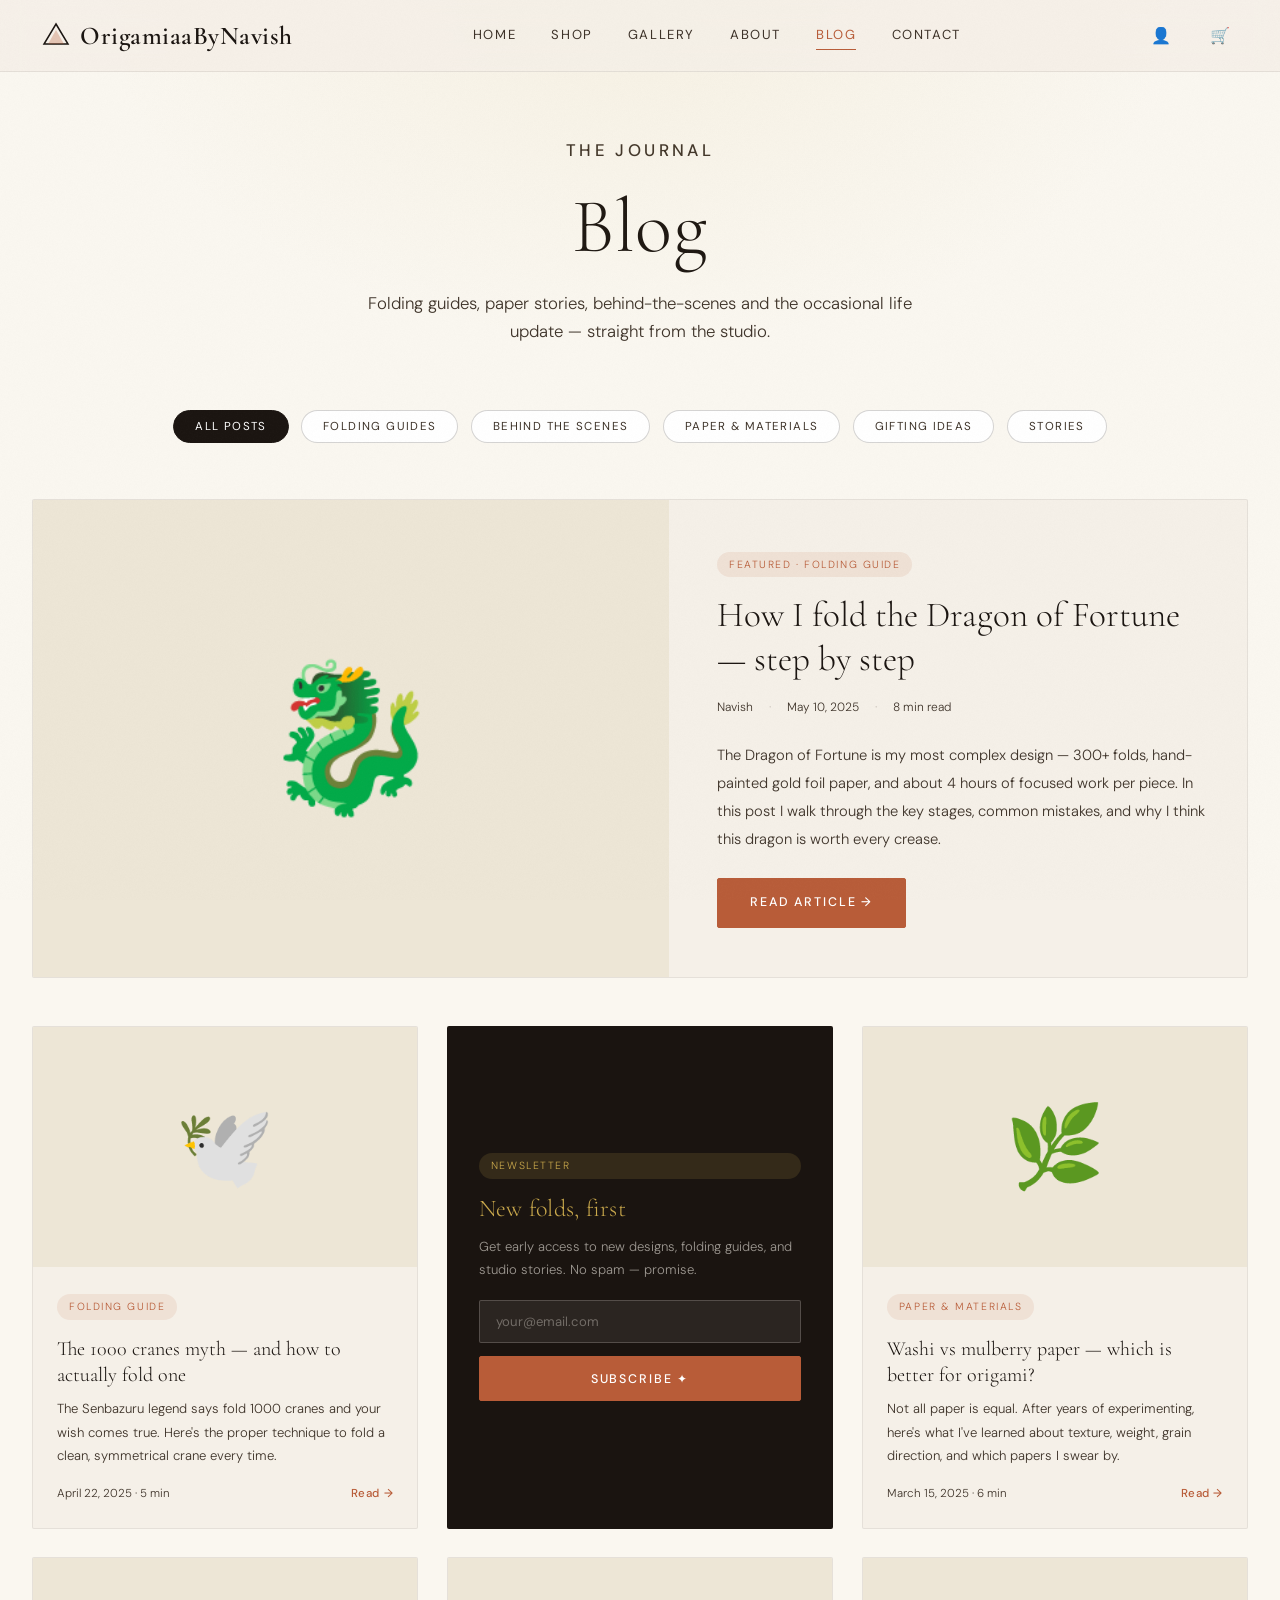
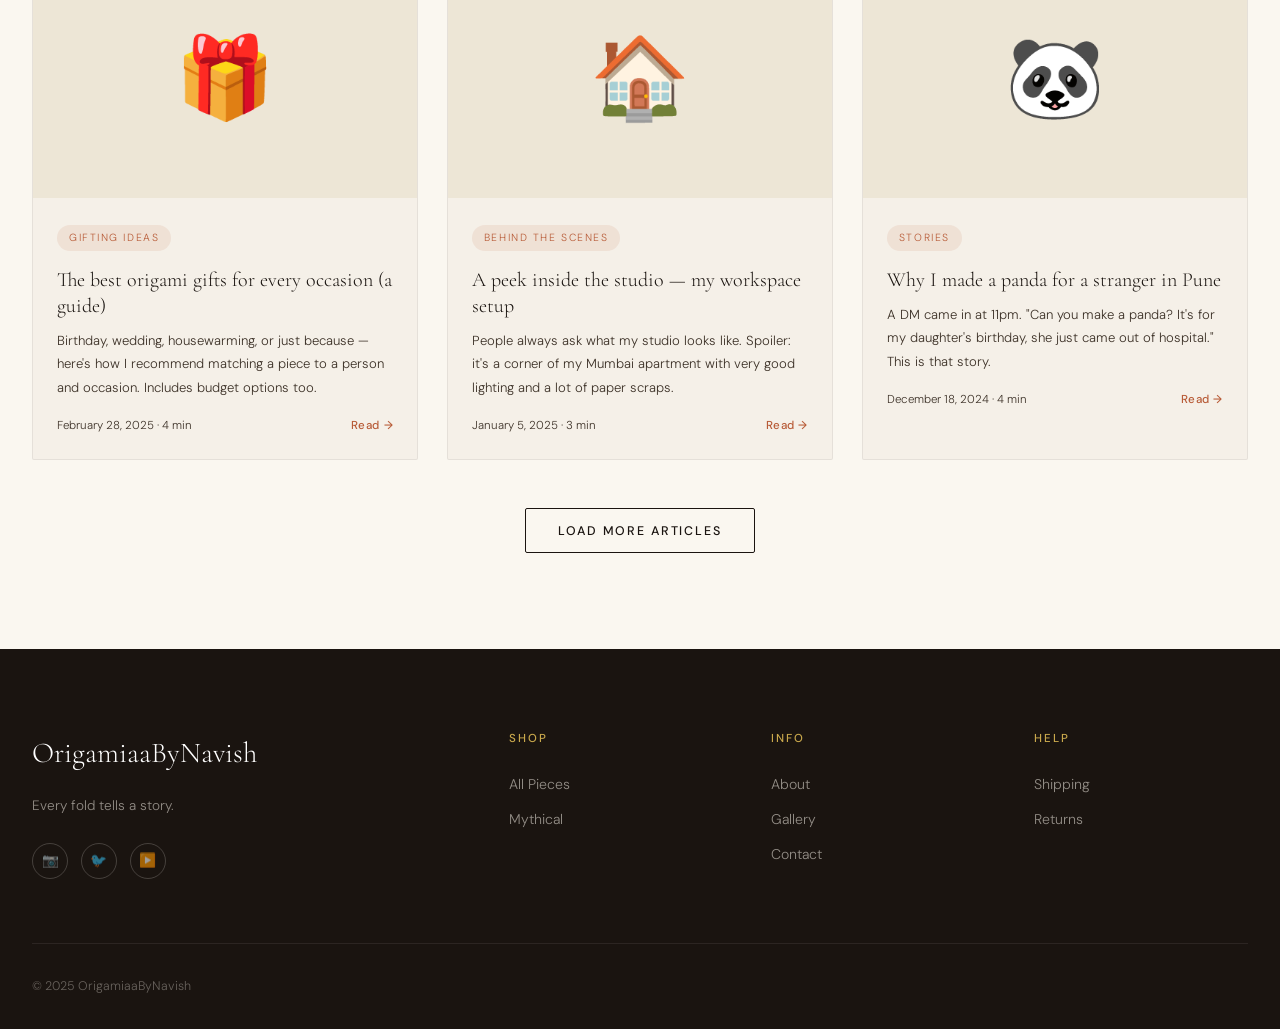
<file: blog.html>
<!DOCTYPE html>
<html lang="en">
<head>
  <meta charset="UTF-8" />
  <meta name="viewport" content="width=device-width, initial-scale=1.0" />
  <title>Blog — OrigamiaaByNavish</title>
  <link rel="stylesheet" href="style.css" />
  <style>
    .blog-page { padding-bottom: 6rem; }

    /* ── Filter Pills ── */
    .blog-filters {
      display: flex;
      align-items: center;
      justify-content: center;
      gap: 0.8rem;
      flex-wrap: wrap;
      margin-bottom: 3.5rem;
    }

    .blog-filter {
      padding: 0.5rem 1.3rem;
      font-size: 0.72rem;
      letter-spacing: 0.12em;
      text-transform: uppercase;
      border: 1.5px solid rgba(26,20,16,0.18);
      border-radius: 20px;
      cursor: pointer;
      transition: var(--transition);
      background: white;
      color: var(--ink-light);
      font-family: var(--font-body);
    }

    .blog-filter.active, .blog-filter:hover {
      background: var(--ink);
      border-color: var(--ink);
      color: white;
    }

    /* ── Featured Post ── */
    .blog-featured {
      display: grid;
      grid-template-columns: 1.2fr 1fr;
      gap: 3rem;
      align-items: center;
      background: var(--cream);
      border: 1px solid rgba(26,20,16,0.07);
      border-radius: var(--radius);
      overflow: hidden;
      margin-bottom: 3rem;
    }

    .blog-featured__image {
      aspect-ratio: 4/3;
      background: var(--cream-dark);
      display: flex;
      align-items: center;
      justify-content: center;
      font-size: 9rem;
    }

    .blog-featured__body {
      padding: 2.5rem 2.5rem 2.5rem 0;
    }

    .blog-tag {
      display: inline-block;
      font-size: 0.65rem;
      letter-spacing: 0.15em;
      text-transform: uppercase;
      color: var(--rust);
      background: rgba(184,92,56,0.1);
      padding: 4px 12px;
      border-radius: 20px;
      margin-bottom: 1rem;
    }

    .blog-featured__title {
      font-family: var(--font-display);
      font-size: clamp(1.5rem, 3vw, 2.2rem);
      line-height: 1.25;
      margin-bottom: 1rem;
    }

    .blog-featured__excerpt {
      color: var(--ink-light);
      font-size: 0.92rem;
      line-height: 1.9;
      margin-bottom: 1.5rem;
    }

    .blog-meta {
      display: flex;
      align-items: center;
      gap: 1rem;
      font-size: 0.75rem;
      color: var(--ink-light);
      margin-bottom: 1.5rem;
    }

    .blog-meta__dot { opacity: 0.3; }

    /* ── Grid ── */
    .blog-grid {
      display: grid;
      grid-template-columns: repeat(3, 1fr);
      gap: 1.8rem;
    }

    .blog-card {
      background: var(--cream);
      border: 1px solid rgba(26,20,16,0.07);
      border-radius: var(--radius);
      overflow: hidden;
      transition: var(--transition);
      cursor: pointer;
    }

    .blog-card:hover {
      transform: translateY(-5px);
      box-shadow: 0 12px 32px var(--shadow);
    }

    .blog-card__image {
      aspect-ratio: 16/10;
      background: var(--cream-dark);
      display: flex;
      align-items: center;
      justify-content: center;
      font-size: 5rem;
    }

    .blog-card__body { padding: 1.5rem; }
    .blog-card__title {
      font-family: var(--font-display);
      font-size: 1.25rem;
      line-height: 1.3;
      margin-bottom: 0.6rem;
    }

    .blog-card__excerpt {
      font-size: 0.82rem;
      color: var(--ink-light);
      line-height: 1.8;
      margin-bottom: 1rem;
    }

    .blog-card__footer {
      display: flex;
      justify-content: space-between;
      align-items: center;
      font-size: 0.72rem;
      color: var(--ink-light);
    }

    .blog-card__read {
      color: var(--rust);
      font-weight: 500;
      letter-spacing: 0.05em;
    }

    /* ── Newsletter inline ── */
    .blog-newsletter {
      grid-column: 2;
      background: var(--ink);
      color: var(--cream);
      border-radius: var(--radius);
      padding: 2.5rem 2rem;
      display: flex;
      flex-direction: column;
      justify-content: center;
    }

    .blog-newsletter h3 {
      font-family: var(--font-display);
      font-size: 1.5rem;
      margin-bottom: 0.8rem;
      color: var(--gold);
    }

    .blog-newsletter p {
      font-size: 0.82rem;
      color: rgba(245,240,232,0.6);
      margin-bottom: 1.2rem;
      line-height: 1.7;
    }

    .blog-newsletter input {
      width: 100%;
      padding: 0.75rem 1rem;
      background: rgba(245,240,232,0.08);
      border: 1px solid rgba(245,240,232,0.2);
      border-radius: var(--radius);
      color: white;
      font-size: 0.82rem;
      margin-bottom: 0.8rem;
      outline: none;
      font-family: var(--font-body);
    }

    .blog-newsletter input::placeholder { color: rgba(245,240,232,0.35); }
    .blog-newsletter input:focus { border-color: var(--gold); }

    /* ── Load More ── */
    .blog-load-more {
      text-align: center;
      margin-top: 3rem;
    }

    @media (max-width: 900px) {
      .blog-featured { grid-template-columns: 1fr; }
      .blog-featured__image { min-height: 220px; }
      .blog-featured__body { padding: 2rem; }
      .blog-grid { grid-template-columns: 1fr 1fr; }
      .blog-newsletter { grid-column: 1 / -1; }
    }

    @media (max-width: 580px) {
      .blog-grid { grid-template-columns: 1fr; }
    }
  </style>
</head>
<body>

<div class="page-loader">
  <div class="fold-anim">✦</div>
  <div class="page-loader__text">Opening the journal…</div>
</div>

<nav class="nav">
  <div class="nav__inner">
    <a href="index.html" class="nav__logo">
      <div class="nav__logo-mark">
        <svg width="28" height="28" viewBox="0 0 28 28" fill="none">
          <polygon points="14,2 26,22 2,22" fill="none" stroke="currentColor" stroke-width="1.5"/>
          <polygon points="14,8 22,22 6,22" fill="var(--rust)" opacity="0.3"/>
        </svg>
      </div>
      OrigamiaaByNavish
    </a>
    <div class="nav__links">
      <a href="index.html">Home</a>
      <a href="shop.html">Shop</a>
      <a href="gallery.html">Gallery</a>
      <a href="about.html">About</a>
      <a href="blog.html" class="active">Blog</a>
      <a href="contact.html">Contact</a>
    </div>
    <div class="nav__actions">
      <a href="profile.html" class="nav__icon-btn">👤</a>
      <a href="cart.html" class="nav__icon-btn" style="position:relative">
        🛒<span class="nav__cart-count" style="display:none">0</span>
      </a>
      <button class="nav__hamburger"><span></span><span></span><span></span></button>
    </div>
  </div>
</nav>
<div class="nav__mobile">
  <a href="index.html">Home</a>
  <a href="shop.html">Shop</a>
  <a href="gallery.html">Gallery</a>
  <a href="about.html">About</a>
  <a href="blog.html">Blog</a>
  <a href="contact.html">Contact</a>
  <a href="cart.html">Cart 🛒</a>
</div>

<div class="page-hero">
  <p class="eyebrow">The Journal</p>
  <h1>Blog</h1>
  <p>Folding guides, paper stories, behind-the-scenes and the occasional life update — straight from the studio.</p>
</div>

<div class="blog-page">
  <div class="container">

    <!-- FILTERS -->
    <div class="blog-filters">
      <button class="blog-filter active">All Posts</button>
      <button class="blog-filter">Folding Guides</button>
      <button class="blog-filter">Behind the Scenes</button>
      <button class="blog-filter">Paper & Materials</button>
      <button class="blog-filter">Gifting Ideas</button>
      <button class="blog-filter">Stories</button>
    </div>

    <!-- FEATURED POST -->
    <div class="blog-featured reveal">
      <div class="blog-featured__image">🐉</div>
      <div class="blog-featured__body">
        <div class="blog-tag">Featured · Folding Guide</div>
        <div class="blog-featured__title">How I fold the Dragon of Fortune — step by step</div>
        <div class="blog-meta">
          <span>Navish</span>
          <span class="blog-meta__dot">·</span>
          <span>May 10, 2025</span>
          <span class="blog-meta__dot">·</span>
          <span>8 min read</span>
        </div>
        <div class="blog-featured__excerpt">
          The Dragon of Fortune is my most complex design — 300+ folds, hand-painted gold foil paper, and about 4 hours of focused work per piece. In this post I walk through the key stages, common mistakes, and why I think this dragon is worth every crease.
        </div>
        <a href="#" class="btn btn--rust" onclick="window.OrigamiSite.showToast('Full post coming soon! ✦','info');return false">Read Article →</a>
      </div>
    </div>

    <!-- BLOG GRID -->
    <div class="blog-grid">

      <div class="blog-card reveal" data-delay="0">
        <div class="blog-card__image">🕊️</div>
        <div class="blog-card__body">
          <div class="blog-tag">Folding Guide</div>
          <div class="blog-card__title">The 1000 cranes myth — and how to actually fold one</div>
          <div class="blog-card__excerpt">The Senbazuru legend says fold 1000 cranes and your wish comes true. Here's the proper technique to fold a clean, symmetrical crane every time.</div>
          <div class="blog-card__footer">
            <span>April 22, 2025 · 5 min</span>
            <span class="blog-card__read">Read →</span>
          </div>
        </div>
      </div>

      <!-- Newsletter inline card -->
      <div class="blog-newsletter reveal" data-delay="80">
        <div class="blog-tag" style="background:rgba(201,168,76,0.15);color:var(--gold)">Newsletter</div>
        <h3>New folds, first</h3>
        <p>Get early access to new designs, folding guides, and studio stories. No spam — promise.</p>
        <input type="email" id="blog-email" placeholder="your@email.com" />
        <button class="btn btn--rust" style="width:100%;justify-content:center" onclick="blogSubscribe()">Subscribe ✦</button>
      </div>

      <div class="blog-card reveal" data-delay="160">
        <div class="blog-card__image">🌿</div>
        <div class="blog-card__body">
          <div class="blog-tag">Paper & Materials</div>
          <div class="blog-card__title">Washi vs mulberry paper — which is better for origami?</div>
          <div class="blog-card__excerpt">Not all paper is equal. After years of experimenting, here's what I've learned about texture, weight, grain direction, and which papers I swear by.</div>
          <div class="blog-card__footer">
            <span>March 15, 2025 · 6 min</span>
            <span class="blog-card__read">Read →</span>
          </div>
        </div>
      </div>

      <div class="blog-card reveal" data-delay="0">
        <div class="blog-card__image">🎁</div>
        <div class="blog-card__body">
          <div class="blog-tag">Gifting Ideas</div>
          <div class="blog-card__title">The best origami gifts for every occasion (a guide)</div>
          <div class="blog-card__excerpt">Birthday, wedding, housewarming, or just because — here's how I recommend matching a piece to a person and occasion. Includes budget options too.</div>
          <div class="blog-card__footer">
            <span>February 28, 2025 · 4 min</span>
            <span class="blog-card__read">Read →</span>
          </div>
        </div>
      </div>

      <div class="blog-card reveal" data-delay="80">
        <div class="blog-card__image">🏠</div>
        <div class="blog-card__body">
          <div class="blog-tag">Behind the Scenes</div>
          <div class="blog-card__title">A peek inside the studio — my workspace setup</div>
          <div class="blog-card__excerpt">People always ask what my studio looks like. Spoiler: it's a corner of my Mumbai apartment with very good lighting and a lot of paper scraps.</div>
          <div class="blog-card__footer">
            <span>January 5, 2025 · 3 min</span>
            <span class="blog-card__read">Read →</span>
          </div>
        </div>
      </div>

      <div class="blog-card reveal" data-delay="160">
        <div class="blog-card__image">🐼</div>
        <div class="blog-card__body">
          <div class="blog-tag">Stories</div>
          <div class="blog-card__title">Why I made a panda for a stranger in Pune</div>
          <div class="blog-card__excerpt">A DM came in at 11pm. "Can you make a panda? It's for my daughter's birthday, she just came out of hospital." This is that story.</div>
          <div class="blog-card__footer">
            <span>December 18, 2024 · 4 min</span>
            <span class="blog-card__read">Read →</span>
          </div>
        </div>
      </div>

    </div>

    <!-- LOAD MORE -->
    <div class="blog-load-more reveal">
      <button class="btn btn--outline" onclick="window.OrigamiSite.showToast('More posts coming soon ✦', 'info')">
        Load More Articles
      </button>
    </div>

  </div>
</div>

<footer class="footer">
  <div class="container">
    <div class="footer__grid">
      <div>
        <div class="footer__brand-name">OrigamiaaByNavish</div>
        <div class="footer__tagline">Every fold tells a story.</div>
        <div class="footer__social">
          <a href="#" class="footer__social-link">📷</a>
          <a href="#" class="footer__social-link">🐦</a>
          <a href="#" class="footer__social-link">▶️</a>
        </div>
      </div>
      <div><div class="footer__col-title">Shop</div><div class="footer__links"><a href="shop.html">All Pieces</a><a href="shop.html?category=mythical">Mythical</a></div></div>
      <div><div class="footer__col-title">Info</div><div class="footer__links"><a href="about.html">About</a><a href="gallery.html">Gallery</a><a href="contact.html">Contact</a></div></div>
      <div><div class="footer__col-title">Help</div><div class="footer__links"><a href="#">Shipping</a><a href="#">Returns</a></div></div>
    </div>
    <div class="footer__bottom"><span>© 2025 OrigamiaaByNavish</span></div>
  </div>
</footer>

<script src="js/main.js"></script>
<script>
  // Filter pill toggle (visual only for now)
  document.querySelectorAll('.blog-filter').forEach(btn => {
    btn.addEventListener('click', () => {
      document.querySelectorAll('.blog-filter').forEach(b => b.classList.remove('active'));
      btn.classList.add('active');
    });
  });

  function blogSubscribe() {
    const email = document.getElementById('blog-email').value;
    if (!email || !email.includes('@')) {
      window.OrigamiSite.showToast('Please enter a valid email', 'error');
      return;
    }
    window.OrigamiSite.showToast('Subscribed! Welcome to the fold ✦', 'success');
    document.getElementById('blog-email').value = '';
  }
</script>
</body>
</html>
</file>
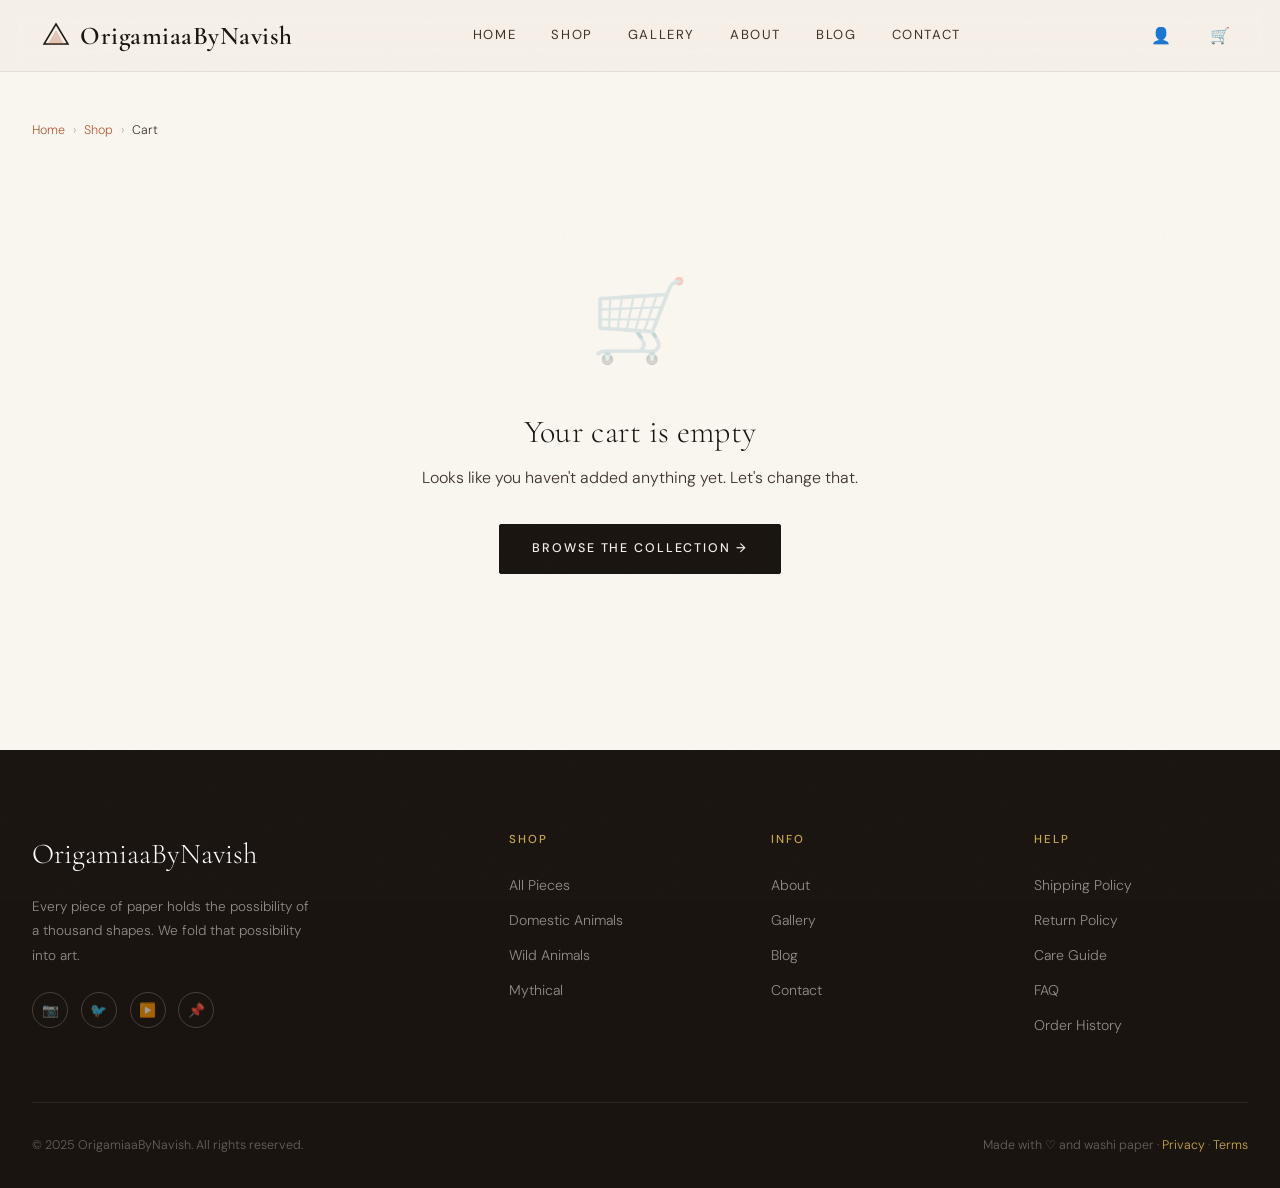
<file: cart.html>
<!DOCTYPE html>
<html lang="en">
<head>
  <meta charset="UTF-8" />
  <meta name="viewport" content="width=device-width, initial-scale=1.0" />
  <title>Cart — OrigamiaaByNavish</title>
  <link rel="stylesheet" href="style.css" />
  <style>
    .cart-page {
      padding: calc(var(--nav-h) + 3rem) 0 6rem;
    }

    /* ── Layout ── */
    .cart-layout {
      display: grid;
      grid-template-columns: 1fr 360px;
      gap: 3rem;
      align-items: start;
    }

    /* ── Cart Header ── */
    .cart-header {
      display: flex;
      align-items: center;
      justify-content: space-between;
      padding-bottom: 1.5rem;
      border-bottom: 1px solid rgba(26,20,16,0.1);
      margin-bottom: 0.5rem;
    }

    .cart-header h2 {
      font-family: var(--font-display);
      font-size: 2rem;
      font-weight: 300;
    }

    .cart-header__count {
      font-size: 0.78rem;
      letter-spacing: 0.12em;
      text-transform: uppercase;
      color: var(--ink-light);
    }

    .cart-clear-btn {
      font-size: 0.72rem;
      letter-spacing: 0.1em;
      text-transform: uppercase;
      color: var(--rust);
      cursor: pointer;
      transition: var(--transition);
    }

    .cart-clear-btn:hover { opacity: 0.7; }

    /* ── Cart Item overrides (base in style.css) ── */
    .cart-item {
      display: grid;
      grid-template-columns: 100px 1fr auto;
      gap: 1.5rem;
      align-items: center;
      padding: 1.8rem 0;
      border-bottom: 1px solid rgba(26,20,16,0.07);
    }

    .cart-item__image {
      width: 100px; height: 100px;
      background: var(--cream-dark);
      border-radius: var(--radius);
      display: flex;
      align-items: center;
      justify-content: center;
      font-size: 3.2rem;
      flex-shrink: 0;
    }

    .cart-item__info { flex: 1; }

    .cart-item__category {
      font-size: 0.68rem;
      letter-spacing: 0.15em;
      text-transform: uppercase;
      color: var(--sage);
      margin-bottom: 0.3rem;
    }

    .cart-item__name {
      font-family: var(--font-display);
      font-size: 1.15rem;
      margin-bottom: 0.4rem;
      color: var(--ink);
    }

    .cart-item__unit-price {
      font-size: 0.78rem;
      color: var(--ink-light);
      margin-bottom: 0.8rem;
    }

    .cart-item__controls {
      display: flex;
      align-items: center;
      gap: 1rem;
    }

    .cart-item__remove {
      font-size: 0.72rem;
      letter-spacing: 0.08em;
      text-transform: uppercase;
      color: #bbb;
      cursor: pointer;
      transition: color var(--transition);
    }

    .cart-item__remove:hover { color: var(--rust); }

    .cart-item__subtotal {
      font-family: var(--font-display);
      font-size: 1.15rem;
      font-weight: 400;
      color: var(--ink);
      white-space: nowrap;
      min-width: 80px;
      text-align: right;
    }

    /* ── Free shipping progress ── */
    .shipping-progress {
      background: var(--cream-dark);
      border-radius: var(--radius);
      padding: 1.2rem 1.5rem;
      margin-top: 1rem;
      font-size: 0.82rem;
    }

    .shipping-progress__bar-wrap {
      height: 4px;
      background: rgba(26,20,16,0.1);
      border-radius: 2px;
      margin-top: 0.7rem;
      overflow: hidden;
    }

    .shipping-progress__bar {
      height: 100%;
      background: var(--sage);
      border-radius: 2px;
      transition: width 0.5s ease;
    }

    /* ── Order Summary overrides ── */
    .order-summary {
      background: var(--cream);
      border: 1px solid rgba(26,20,16,0.07);
      border-radius: var(--radius);
      padding: 2rem;
      position: sticky;
      top: calc(var(--nav-h) + 1.5rem);
    }

    .order-summary__title {
      font-family: var(--font-display);
      font-size: 1.5rem;
      margin-bottom: 1.5rem;
      padding-bottom: 1rem;
      border-bottom: 1px solid rgba(26,20,16,0.1);
    }

    /* ── Coupon ── */
    .coupon-row {
      display: flex;
      gap: 0;
      border: 1px solid rgba(26,20,16,0.15);
      border-radius: var(--radius);
      overflow: hidden;
      margin-bottom: 1.5rem;
    }

    .coupon-row input {
      flex: 1;
      padding: 0.75rem 1rem;
      border: none;
      outline: none;
      font-size: 0.82rem;
      font-family: var(--font-body);
      background: white;
      color: var(--ink);
      letter-spacing: 0.08em;
      text-transform: uppercase;
    }

    .coupon-row button {
      background: var(--ink);
      color: var(--cream);
      padding: 0.75rem 1rem;
      font-size: 0.7rem;
      letter-spacing: 0.12em;
      text-transform: uppercase;
      font-weight: 500;
      font-family: var(--font-body);
      cursor: pointer;
      transition: var(--transition);
      border: none;
      white-space: nowrap;
    }

    .coupon-row button:hover { background: var(--rust); }

    #coupon-msg {
      font-size: 0.75rem;
      margin-top: -1rem;
      margin-bottom: 1.2rem;
      min-height: 1rem;
    }

    /* ── Summary rows ── */
    .summary-row {
      display: flex;
      justify-content: space-between;
      font-size: 0.88rem;
      margin-bottom: 0.8rem;
      color: var(--ink-light);
    }

    .summary-row--total {
      font-size: 1.1rem;
      font-weight: 500;
      color: var(--ink);
      padding-top: 1rem;
      margin-top: 0.5rem;
      border-top: 1px solid rgba(26,20,16,0.1);
      font-family: var(--font-display);
    }

    /* ── Checkout button ── */
    #checkout-btn {
      width: 100%;
      justify-content: center;
      margin-top: 1.5rem;
      padding: 1rem 2rem;
      font-size: 0.82rem;
    }

    .checkout-trust {
      display: flex;
      align-items: center;
      justify-content: center;
      gap: 1.5rem;
      margin-top: 1.2rem;
      font-size: 0.7rem;
      color: var(--ink-light);
    }

    .checkout-trust span { display: flex; align-items: center; gap: 0.3rem; }

    /* ── Empty state ── */
    #cart-empty {
      display: none;
      text-align: center;
      padding: 5rem 2rem;
      grid-column: 1 / -1;
    }

    #cart-empty .empty-state__icon { font-size: 5rem; margin-bottom: 1.5rem; opacity: 0.25; }
    #cart-empty h2 { font-family: var(--font-display); font-size: 2rem; margin-bottom: 0.8rem; }
    #cart-empty p { color: var(--ink-light); margin-bottom: 2rem; }

    /* ── Recommendations ── */
    #recommendations {
      margin-top: 5rem;
    }

    /* ── Free ship msg ── */
    #free-ship-msg {
      display: none;
      font-size: 0.75rem;
      color: var(--sage);
      margin-top: 0.5rem;
      font-weight: 500;
    }

    /* ── Responsive ── */
    @media (max-width: 900px) {
      .cart-layout {
        grid-template-columns: 1fr;
      }

      .order-summary {
        position: static;
      }

      .cart-item {
        grid-template-columns: 80px 1fr;
        gap: 1rem;
      }

      .cart-item__subtotal {
        grid-column: 2;
        text-align: left;
        font-size: 1rem;
        margin-top: -0.5rem;
      }
    }

    @media (max-width: 480px) {
      .cart-item {
        grid-template-columns: 70px 1fr;
      }
    }
  </style>
</head>
<body>

<div class="page-loader">
  <div class="fold-anim">✦</div>
  <div class="page-loader__text">Checking your cart…</div>
</div>

<!-- Navigation -->
<nav class="nav">
  <div class="nav__inner">
    <a href="index.html" class="nav__logo">
      <div class="nav__logo-mark">
        <svg width="28" height="28" viewBox="0 0 28 28" fill="none">
          <polygon points="14,2 26,22 2,22" fill="none" stroke="currentColor" stroke-width="1.5"/>
          <polygon points="14,8 22,22 6,22" fill="var(--rust)" opacity="0.3"/>
        </svg>
      </div>
      OrigamiaaByNavish
    </a>
    <div class="nav__links">
      <a href="index.html">Home</a>
      <a href="shop.html">Shop</a>
      <a href="gallery.html">Gallery</a>
      <a href="about.html">About</a>
      <a href="blog.html">Blog</a>
      <a href="contact.html">Contact</a>
    </div>
    <div class="nav__actions">
      <a href="profile.html" class="nav__icon-btn">👤</a>
      <a href="cart.html" class="nav__icon-btn active" style="position:relative">
        🛒<span class="nav__cart-count" style="display:none">0</span>
      </a>
      <button class="nav__hamburger"><span></span><span></span><span></span></button>
    </div>
  </div>
</nav>
<div class="nav__mobile">
  <a href="index.html">Home</a>
  <a href="shop.html">Shop</a>
  <a href="gallery.html">Gallery</a>
  <a href="about.html">About</a>
  <a href="blog.html">Blog</a>
  <a href="contact.html">Contact</a>
  <a href="profile.html">Profile</a>
  <a href="cart.html">Cart 🛒</a>
</div>

<!-- CART PAGE -->
<div class="cart-page">
  <div class="container">

    <!-- Breadcrumb -->
    <div class="breadcrumb" style="padding-top:0; margin-bottom:2rem">
      <a href="index.html">Home</a>
      <span class="breadcrumb__sep">›</span>
      <a href="shop.html">Shop</a>
      <span class="breadcrumb__sep">›</span>
      <span>Cart</span>
    </div>

    <!-- Empty State (shown when cart is empty) -->
    <div id="cart-empty">
      <div class="empty-state__icon">🛒</div>
      <h2>Your cart is empty</h2>
      <p>Looks like you haven't added anything yet. Let's change that.</p>
      <a href="shop.html" class="btn btn--primary">Browse the Collection →</a>
    </div>

    <!-- Cart Grid (shown when cart has items) -->
    <div id="cart-full" style="display:none">
      <div class="cart-layout">

        <!-- LEFT: Items -->
        <div>
          <div class="cart-header">
            <h2>My Cart</h2>
            <div style="display:flex;align-items:center;gap:1.5rem">
              <span class="cart-header__count" id="cart-item-count"></span>
              <span class="cart-clear-btn" onclick="clearCart()">Clear all</span>
            </div>
          </div>

          <!-- Items injected here by cart.js -->
          <div id="cart-items"></div>

          <!-- Free shipping progress bar -->
          <div class="shipping-progress" id="shipping-progress-box" style="display:none">
            <div id="free-ship-msg"></div>
            <div class="shipping-progress__bar-wrap">
              <div class="shipping-progress__bar" id="shipping-bar" style="width:0%"></div>
            </div>
          </div>

          <!-- Continue Shopping -->
          <div style="margin-top:2rem">
            <a href="shop.html" class="btn btn--ghost">← Continue Shopping</a>
          </div>
        </div>

        <!-- RIGHT: Summary -->
        <div>
          <div class="order-summary">
            <div class="order-summary__title">Order Summary</div>

            <!-- Coupon -->
            <div class="coupon-row">
              <input type="text" id="coupon-input" placeholder="Coupon code" maxlength="20" />
              <button onclick="applyCoupon()">Apply</button>
            </div>
            <div id="coupon-msg"></div>

            <!-- Rows -->
            <div class="summary-row">
              <span>Subtotal</span>
              <span id="summary-subtotal">₹0</span>
            </div>
            <div class="summary-row">
              <span>Shipping</span>
              <span id="summary-shipping">₹79</span>
            </div>
            <div class="summary-row">
              <span>Discount</span>
              <span id="summary-discount">—</span>
            </div>
            <div class="summary-row summary-row--total">
              <span>Total</span>
              <span id="summary-total">₹0</span>
            </div>

            <!-- Checkout -->
            <button class="btn btn--rust" id="checkout-btn">
              Proceed to Checkout →
            </button>

            <div class="checkout-trust">
              <span>🔒 Secure checkout</span>
              <span>🎁 Gift wrap included</span>
              <span>🚚 PAN India</span>
            </div>
          </div>

          <!-- Coupon hint -->
          <div style="margin-top:1.2rem;padding:1rem 1.2rem;background:var(--cream-dark);border-radius:var(--radius);font-size:0.75rem;color:var(--ink-light)">
            <strong style="color:var(--ink);display:block;margin-bottom:0.4rem">Have a coupon?</strong>
            Try: <code style="background:white;padding:2px 6px;border-radius:2px;font-size:0.72rem">ORIGAMI10</code> · 
            <code style="background:white;padding:2px 6px;border-radius:2px;font-size:0.72rem">FOLD20</code> · 
            <code style="background:white;padding:2px 6px;border-radius:2px;font-size:0.72rem">CRANE100</code>
          </div>
        </div>

      </div>

      <!-- Recommendations (injected by cart.js) -->
      <div id="recommendations"></div>
    </div>

  </div>
</div>

<!-- FOOTER -->
<footer class="footer">
  <div class="container">
    <div class="footer__grid">
      <div>
        <div class="footer__brand-name">OrigamiaaByNavish</div>
        <div class="footer__tagline">
          Every piece of paper holds the possibility of a thousand shapes. We fold that possibility into art.
        </div>
        <div class="footer__social">
          <a href="#" class="footer__social-link">📷</a>
          <a href="#" class="footer__social-link">🐦</a>
          <a href="#" class="footer__social-link">▶️</a>
          <a href="#" class="footer__social-link">📌</a>
        </div>
      </div>
      <div>
        <div class="footer__col-title">Shop</div>
        <div class="footer__links">
          <a href="shop.html">All Pieces</a>
          <a href="shop.html?category=domestic">Domestic Animals</a>
          <a href="shop.html?category=wild">Wild Animals</a>
          <a href="shop.html?category=mythical">Mythical</a>
        </div>
      </div>
      <div>
        <div class="footer__col-title">Info</div>
        <div class="footer__links">
          <a href="about.html">About</a>
          <a href="gallery.html">Gallery</a>
          <a href="blog.html">Blog</a>
          <a href="contact.html">Contact</a>
        </div>
      </div>
      <div>
        <div class="footer__col-title">Help</div>
        <div class="footer__links">
          <a href="#">Shipping Policy</a>
          <a href="#">Return Policy</a>
          <a href="#">Care Guide</a>
          <a href="#">FAQ</a>
          <a href="history.html">Order History</a>
        </div>
      </div>
    </div>
    <div class="footer__bottom">
      <span>© 2025 OrigamiaaByNavish. All rights reserved.</span>
      <span>Made with ♡ and washi paper · <a href="#">Privacy</a> · <a href="#">Terms</a></span>
    </div>
  </div>
</footer>

<script src="js/main.js"></script>
<script src="js/shop.js"></script>
<script src="js/cart.js"></script>
<script>
  // ── Extra UI wired up here (cart.js handles the heavy lifting) ──

  // Show item count in header
  function updateCartHeader() {
    const cart = window.OrigamiSite.getCart();
    const total = cart.reduce((sum, i) => sum + (i.qty || 1), 0);
    const el = document.getElementById('cart-item-count');
    if (el) el.textContent = total + (total === 1 ? ' item' : ' items');
  }

  // Shipping progress bar
  function updateShippingBar() {
    const cart = window.OrigamiSite.getCart();
    const subtotal = cart.reduce((sum, i) => sum + i.price * (i.qty || 1), 0);
    const threshold = 999;
    const box = document.getElementById('shipping-progress-box');
    const bar  = document.getElementById('shipping-bar');
    if (!box || !bar) return;

    if (cart.length) {
      box.style.display = 'block';
      const pct = Math.min(100, Math.round((subtotal / threshold) * 100));
      bar.style.width = pct + '%';
    } else {
      box.style.display = 'none';
    }
  }

  // Clear entire cart
  function clearCart() {
    if (!confirm('Remove all items from cart?')) return;
    window.OrigamiSite.saveCart([]);
    location.reload();
  }

  // Checkout button → simple redirect (wire to checkout.html when ready)
  document.getElementById('checkout-btn')?.addEventListener('click', () => {
    const cart = window.OrigamiSite.getCart();
    if (!cart.length) {
      window.OrigamiSite.showToast('Your cart is empty!', 'error');
      return;
    }
    window.OrigamiSite.showToast('Checkout coming soon ✦', 'info');
    // When checkout.html is ready: window.location.href = 'checkout.html';
  });

  // Patch renderCart to also update header + bar after each render
  const _origRender = window.renderCart;
  document.addEventListener('DOMContentLoaded', () => {
    // cart.js calls renderCart on DOMContentLoaded — after it runs, patch in extras
    setTimeout(() => {
      updateCartHeader();
      updateShippingBar();
    }, 50);
  });

  // MutationObserver so header stays in sync when items are added/removed
  const cartItemsEl = document.getElementById('cart-items');
  if (cartItemsEl) {
    new MutationObserver(() => {
      updateCartHeader();
      updateShippingBar();
    }).observe(cartItemsEl, { childList: true, subtree: true });
  }

  window.clearCart = clearCart;
</script>
</body>
</html>
</file>
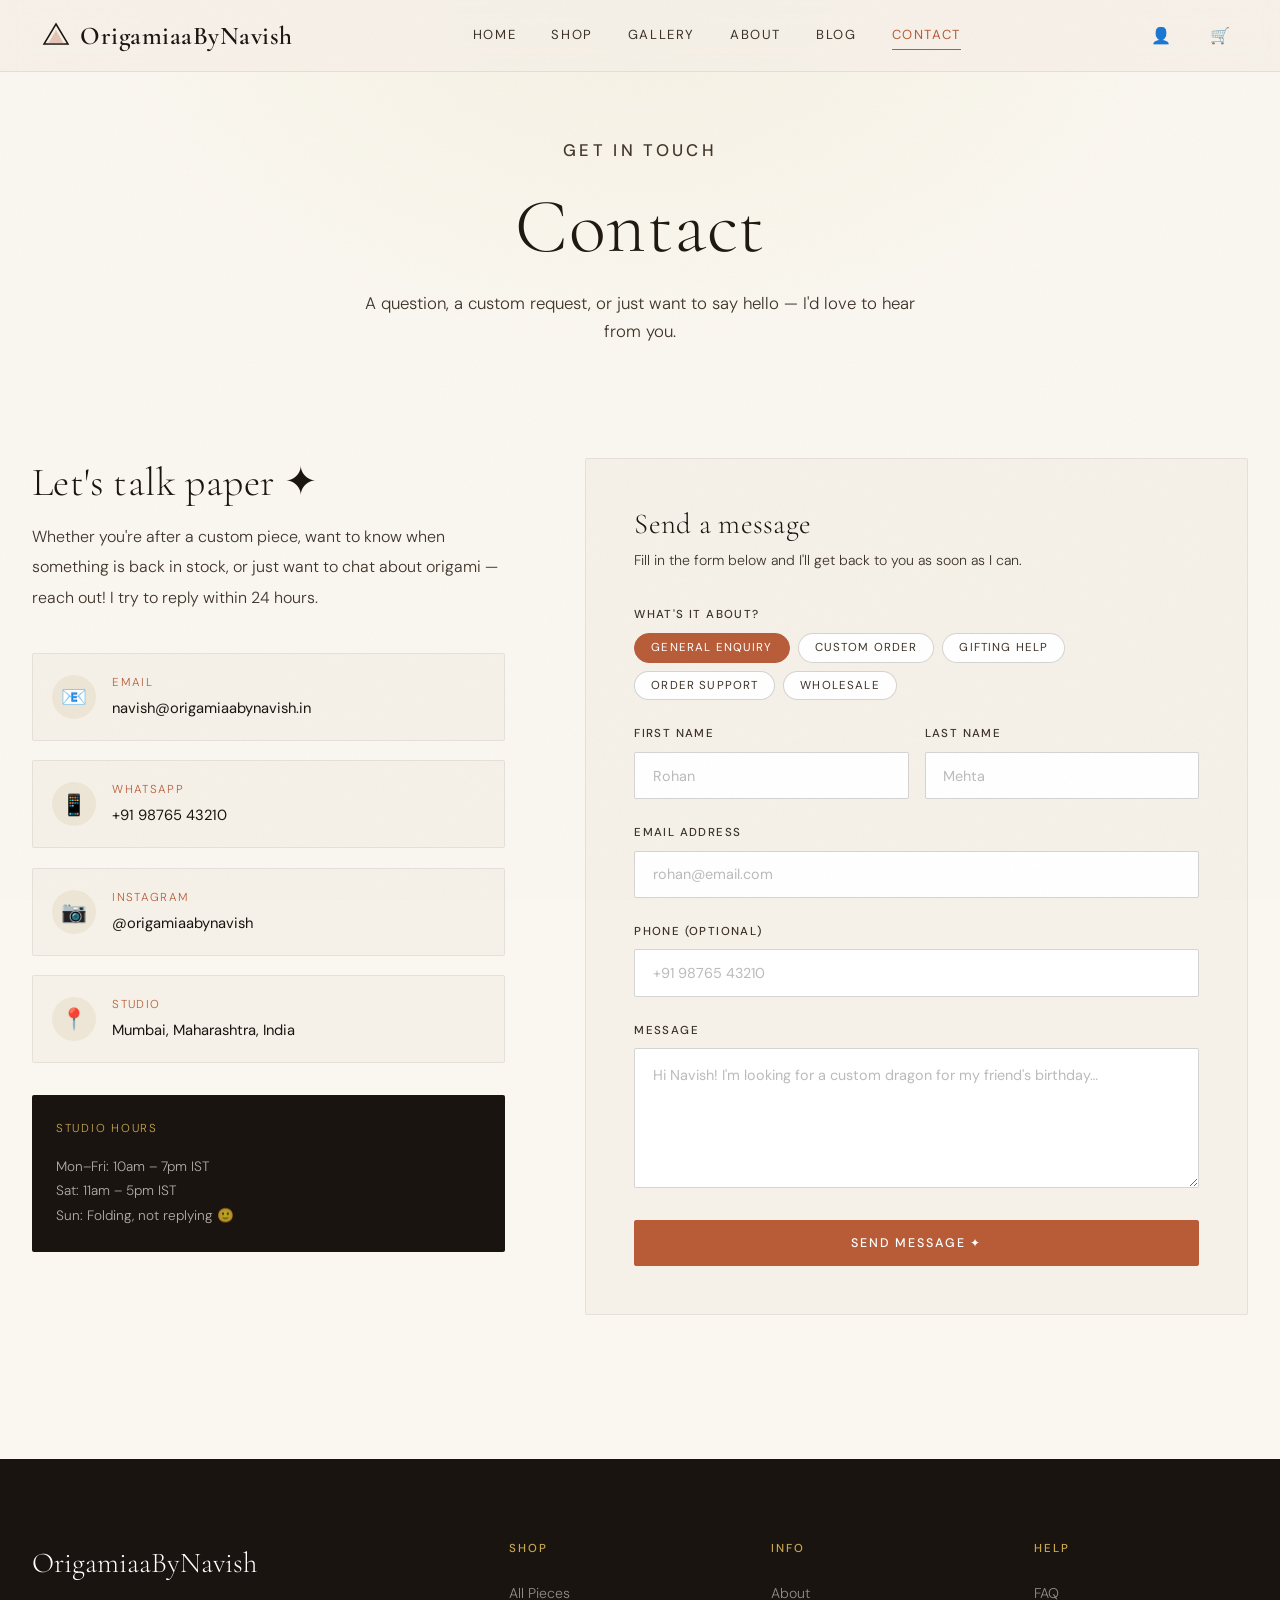
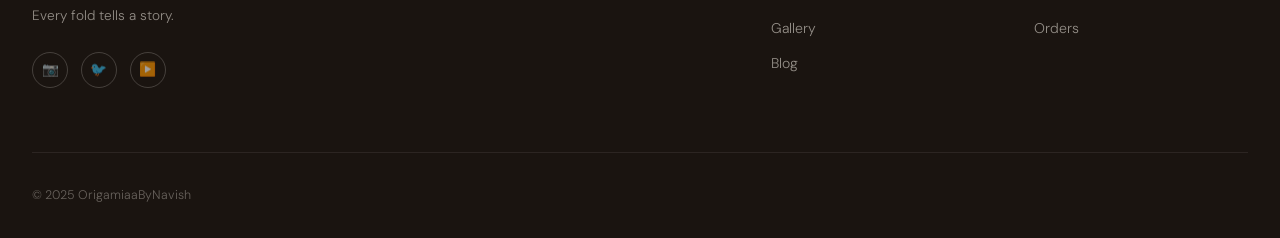
<file: contact.html>
<!DOCTYPE html>
<html lang="en">
<head>
  <meta charset="UTF-8" />
  <meta name="viewport" content="width=device-width, initial-scale=1.0" />
  <title>Contact — OrigamiaaByNavish</title>
  <link rel="stylesheet" href="style.css" />
  <style>
    .contact-page { padding-bottom: 6rem; }

    .contact-layout {
      display: grid;
      grid-template-columns: 1fr 1.4fr;
      gap: 5rem;
      align-items: start;
      padding: 3rem 0;
    }

    /* ── Left Info Panel ── */
    .contact-info { position: sticky; top: calc(var(--nav-h) + 2rem); }

    .contact-info h2 {
      font-family: var(--font-display);
      font-size: 2.5rem;
      margin-bottom: 1rem;
    }

    .contact-info > p {
      color: var(--ink-light);
      line-height: 1.9;
      margin-bottom: 2.5rem;
    }

    .contact-methods { display: flex; flex-direction: column; gap: 1.2rem; }

    .contact-method {
      display: flex;
      align-items: center;
      gap: 1rem;
      padding: 1.2rem;
      background: var(--cream);
      border: 1px solid rgba(26,20,16,0.07);
      border-radius: var(--radius);
      transition: var(--transition);
    }

    .contact-method:hover {
      border-color: var(--rust);
      transform: translateX(4px);
    }

    .contact-method__icon {
      width: 44px; height: 44px;
      background: var(--cream-dark);
      border-radius: 50%;
      display: flex; align-items: center; justify-content: center;
      font-size: 1.3rem;
      flex-shrink: 0;
    }

    .contact-method__label {
      font-size: 0.72rem;
      letter-spacing: 0.12em;
      text-transform: uppercase;
      color: var(--rust);
      margin-bottom: 0.2rem;
    }

    .contact-method__value {
      font-size: 0.92rem;
      color: var(--ink);
      font-weight: 400;
    }

    .contact-hours {
      margin-top: 2rem;
      padding: 1.5rem;
      background: var(--ink);
      color: var(--cream);
      border-radius: var(--radius);
    }

    .contact-hours__title {
      font-size: 0.72rem;
      letter-spacing: 0.15em;
      text-transform: uppercase;
      color: var(--gold);
      margin-bottom: 1rem;
    }

    .contact-hours p {
      font-size: 0.85rem;
      color: rgba(245,240,232,0.7);
      line-height: 1.8;
    }

    /* ── Form Panel ── */
    .contact-form-box {
      background: var(--cream);
      border: 1px solid rgba(26,20,16,0.07);
      border-radius: var(--radius);
      padding: 3rem;
    }

    .contact-form-box h3 {
      font-family: var(--font-display);
      font-size: 1.8rem;
      margin-bottom: 0.5rem;
    }

    .contact-form-box > p {
      color: var(--ink-light);
      font-size: 0.88rem;
      margin-bottom: 2rem;
    }

    .form-row {
      display: grid;
      grid-template-columns: 1fr 1fr;
      gap: 1rem;
    }

    .form-group textarea {
      width: 100%;
      min-height: 140px;
      resize: vertical;
      padding: 0.85rem 1.1rem;
      background: white;
      border: 1px solid rgba(26,20,16,0.18);
      border-radius: var(--radius);
      font-size: 0.9rem;
      color: var(--ink);
      transition: var(--transition);
      outline: none;
      font-family: var(--font-body);
      line-height: 1.7;
    }

    .form-group textarea:focus {
      border-color: var(--rust);
      box-shadow: 0 0 0 3px rgba(184,92,56,0.1);
    }

    .subject-chips {
      display: flex;
      flex-wrap: wrap;
      gap: 0.5rem;
      margin-bottom: 0.5rem;
    }

    .subject-chip {
      padding: 0.4rem 1rem;
      font-size: 0.72rem;
      letter-spacing: 0.1em;
      text-transform: uppercase;
      border: 1.5px solid rgba(26,20,16,0.18);
      border-radius: 20px;
      cursor: pointer;
      transition: var(--transition);
      background: white;
      color: var(--ink-light);
      font-family: var(--font-body);
    }

    .subject-chip.active {
      border-color: var(--rust);
      background: var(--rust);
      color: white;
    }

    .form-success {
      display: none;
      text-align: center;
      padding: 3rem;
    }

    .form-success__icon { font-size: 4rem; margin-bottom: 1rem; }
    .form-success h3 { font-family: var(--font-display); margin-bottom: 0.8rem; }
    .form-success p { color: var(--ink-light); }

    @media (max-width: 900px) {
      .contact-layout { grid-template-columns: 1fr; gap: 3rem; }
      .contact-info { position: static; }
      .form-row { grid-template-columns: 1fr; }
    }

    @media (max-width: 480px) {
      .contact-form-box { padding: 2rem 1.5rem; }
    }
  </style>
</head>
<body>

<div class="page-loader">
  <div class="fold-anim">✦</div>
  <div class="page-loader__text">Getting in touch…</div>
</div>

<nav class="nav">
  <div class="nav__inner">
    <a href="index.html" class="nav__logo">
      <div class="nav__logo-mark">
        <svg width="28" height="28" viewBox="0 0 28 28" fill="none">
          <polygon points="14,2 26,22 2,22" fill="none" stroke="currentColor" stroke-width="1.5"/>
          <polygon points="14,8 22,22 6,22" fill="var(--rust)" opacity="0.3"/>
        </svg>
      </div>
      OrigamiaaByNavish
    </a>
    <div class="nav__links">
      <a href="index.html">Home</a>
      <a href="shop.html">Shop</a>
      <a href="gallery.html">Gallery</a>
      <a href="about.html">About</a>
      <a href="blog.html">Blog</a>
      <a href="contact.html" class="active">Contact</a>
    </div>
    <div class="nav__actions">
      <a href="profile.html" class="nav__icon-btn">👤</a>
      <a href="cart.html" class="nav__icon-btn" style="position:relative">
        🛒<span class="nav__cart-count" style="display:none">0</span>
      </a>
      <button class="nav__hamburger"><span></span><span></span><span></span></button>
    </div>
  </div>
</nav>
<div class="nav__mobile">
  <a href="index.html">Home</a>
  <a href="shop.html">Shop</a>
  <a href="gallery.html">Gallery</a>
  <a href="about.html">About</a>
  <a href="blog.html">Blog</a>
  <a href="contact.html">Contact</a>
  <a href="cart.html">Cart 🛒</a>
</div>

<div class="page-hero">
  <p class="eyebrow">Get in touch</p>
  <h1>Contact</h1>
  <p>A question, a custom request, or just want to say hello — I'd love to hear from you.</p>
</div>

<div class="contact-page">
  <div class="container">
    <div class="contact-layout">

      <!-- INFO -->
      <div class="contact-info reveal-left">
        <h2>Let's talk paper ✦</h2>
        <p>Whether you're after a custom piece, want to know when something is back in stock, or just want to chat about origami — reach out! I try to reply within 24 hours.</p>

        <div class="contact-methods">
          <div class="contact-method">
            <div class="contact-method__icon">📧</div>
            <div>
              <div class="contact-method__label">Email</div>
              <div class="contact-method__value">navish@origamiaabynavish.in</div>
            </div>
          </div>
          <div class="contact-method">
            <div class="contact-method__icon">📱</div>
            <div>
              <div class="contact-method__label">WhatsApp</div>
              <div class="contact-method__value">+91 98765 43210</div>
            </div>
          </div>
          <div class="contact-method">
            <div class="contact-method__icon">📷</div>
            <div>
              <div class="contact-method__label">Instagram</div>
              <div class="contact-method__value">@origamiaabynavish</div>
            </div>
          </div>
          <div class="contact-method">
            <div class="contact-method__icon">📍</div>
            <div>
              <div class="contact-method__label">Studio</div>
              <div class="contact-method__value">Mumbai, Maharashtra, India</div>
            </div>
          </div>
        </div>

        <div class="contact-hours">
          <div class="contact-hours__title">Studio Hours</div>
          <p>Mon–Fri: 10am – 7pm IST<br>Sat: 11am – 5pm IST<br>Sun: Folding, not replying 🙂</p>
        </div>
      </div>

      <!-- FORM -->
      <div class="contact-form-box reveal-right">
        <h3>Send a message</h3>
        <p>Fill in the form below and I'll get back to you as soon as I can.</p>

        <div id="contact-form">
          <!-- Subject Chips -->
          <div class="form-group">
            <div class="form-label">What's it about?</div>
            <div class="subject-chips">
              <button class="subject-chip active" onclick="setSubject(this, 'General enquiry')">General enquiry</button>
              <button class="subject-chip" onclick="setSubject(this, 'Custom order')">Custom order</button>
              <button class="subject-chip" onclick="setSubject(this, 'Gifting help')">Gifting help</button>
              <button class="subject-chip" onclick="setSubject(this, 'Order support')">Order support</button>
              <button class="subject-chip" onclick="setSubject(this, 'Wholesale')">Wholesale</button>
            </div>
          </div>

          <div class="form-row">
            <div class="form-group">
              <label class="form-label">First name</label>
              <input type="text" class="form-control" id="first-name" placeholder="Rohan" />
            </div>
            <div class="form-group">
              <label class="form-label">Last name</label>
              <input type="text" class="form-control" id="last-name" placeholder="Mehta" />
            </div>
          </div>

          <div class="form-group">
            <label class="form-label">Email address</label>
            <input type="email" class="form-control" id="contact-email" placeholder="rohan@email.com" />
          </div>

          <div class="form-group">
            <label class="form-label">Phone (optional)</label>
            <input type="tel" class="form-control" id="contact-phone" placeholder="+91 98765 43210" />
          </div>

          <div class="form-group">
            <label class="form-label">Message</label>
            <textarea class="form-control" id="contact-message" placeholder="Hi Navish! I'm looking for a custom dragon for my friend's birthday…"></textarea>
          </div>

          <button class="btn btn--rust" style="width:100%;justify-content:center" onclick="submitForm()">
            Send Message ✦
          </button>
        </div>

        <div class="form-success" id="form-success">
          <div class="form-success__icon">✦</div>
          <h3>Message received!</h3>
          <p>Thank you for reaching out. I'll get back to you within 24 hours. In the meantime, feel free to browse the shop.</p>
          <a href="shop.html" class="btn btn--outline" style="margin-top:1.5rem">Browse Shop →</a>
        </div>
      </div>
    </div>
  </div>
</div>

<footer class="footer">
  <div class="container">
    <div class="footer__grid">
      <div>
        <div class="footer__brand-name">OrigamiaaByNavish</div>
        <div class="footer__tagline">Every fold tells a story.</div>
        <div class="footer__social">
          <a href="#" class="footer__social-link">📷</a>
          <a href="#" class="footer__social-link">🐦</a>
          <a href="#" class="footer__social-link">▶️</a>
        </div>
      </div>
      <div>
        <div class="footer__col-title">Shop</div>
        <div class="footer__links"><a href="shop.html">All Pieces</a></div>
      </div>
      <div>
        <div class="footer__col-title">Info</div>
        <div class="footer__links">
          <a href="about.html">About</a>
          <a href="gallery.html">Gallery</a>
          <a href="blog.html">Blog</a>
        </div>
      </div>
      <div>
        <div class="footer__col-title">Help</div>
        <div class="footer__links"><a href="#">FAQ</a><a href="history.html">Orders</a></div>
      </div>
    </div>
    <div class="footer__bottom"><span>© 2025 OrigamiaaByNavish</span></div>
  </div>
</footer>

<script src="js/main.js"></script>
<script>
  let selectedSubject = 'General enquiry';

  function setSubject(el, subject) {
    document.querySelectorAll('.subject-chip').forEach(c => c.classList.remove('active'));
    el.classList.add('active');
    selectedSubject = subject;
  }

  function submitForm() {
    const firstName = document.getElementById('first-name').value.trim();
    const email = document.getElementById('contact-email').value.trim();
    const message = document.getElementById('contact-message').value.trim();

    if (!firstName) { window.OrigamiSite.showToast('Please enter your name', 'error'); return; }
    if (!email || !email.includes('@')) { window.OrigamiSite.showToast('Please enter a valid email', 'error'); return; }
    if (!message) { window.OrigamiSite.showToast('Please write a message', 'error'); return; }

    document.getElementById('contact-form').style.display = 'none';
    document.getElementById('form-success').style.display = 'block';
    window.OrigamiSite.showToast('Message sent! ✦', 'success');
  }
</script>
</body>
</html>
</file>
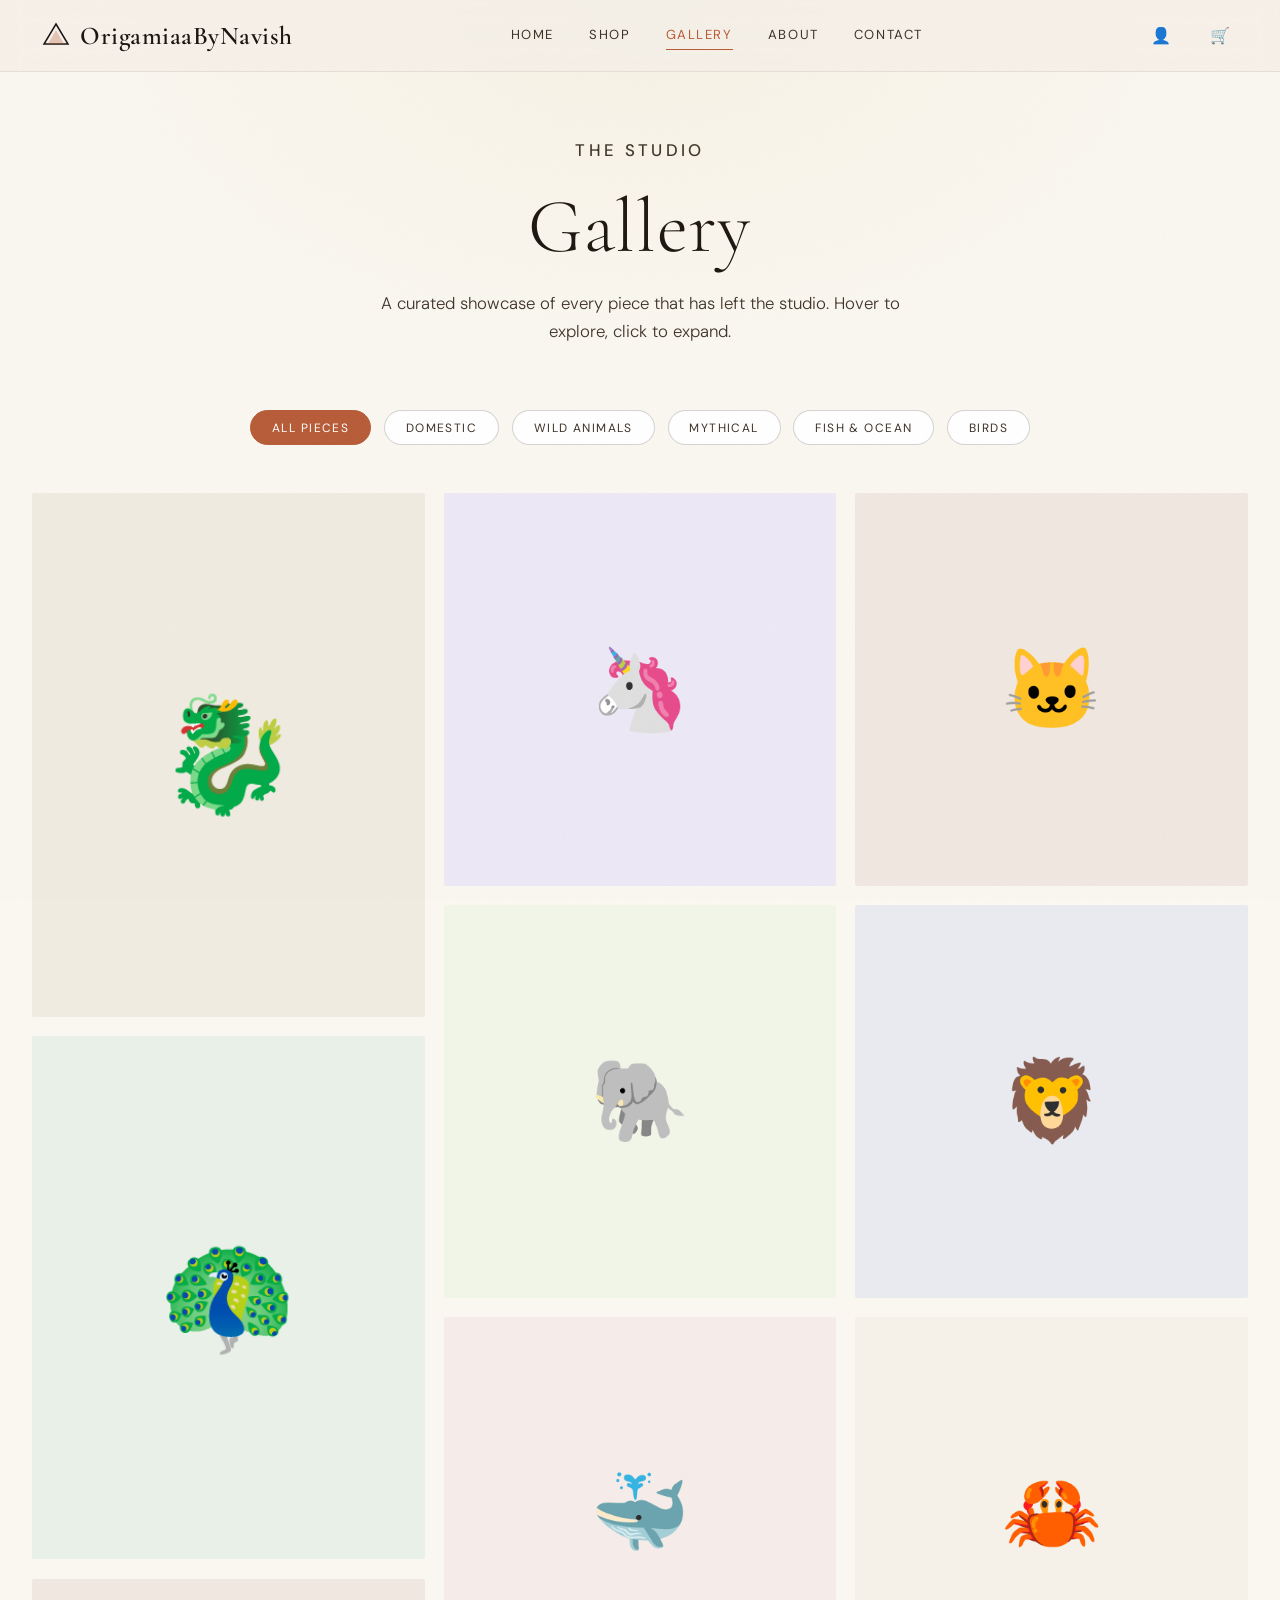
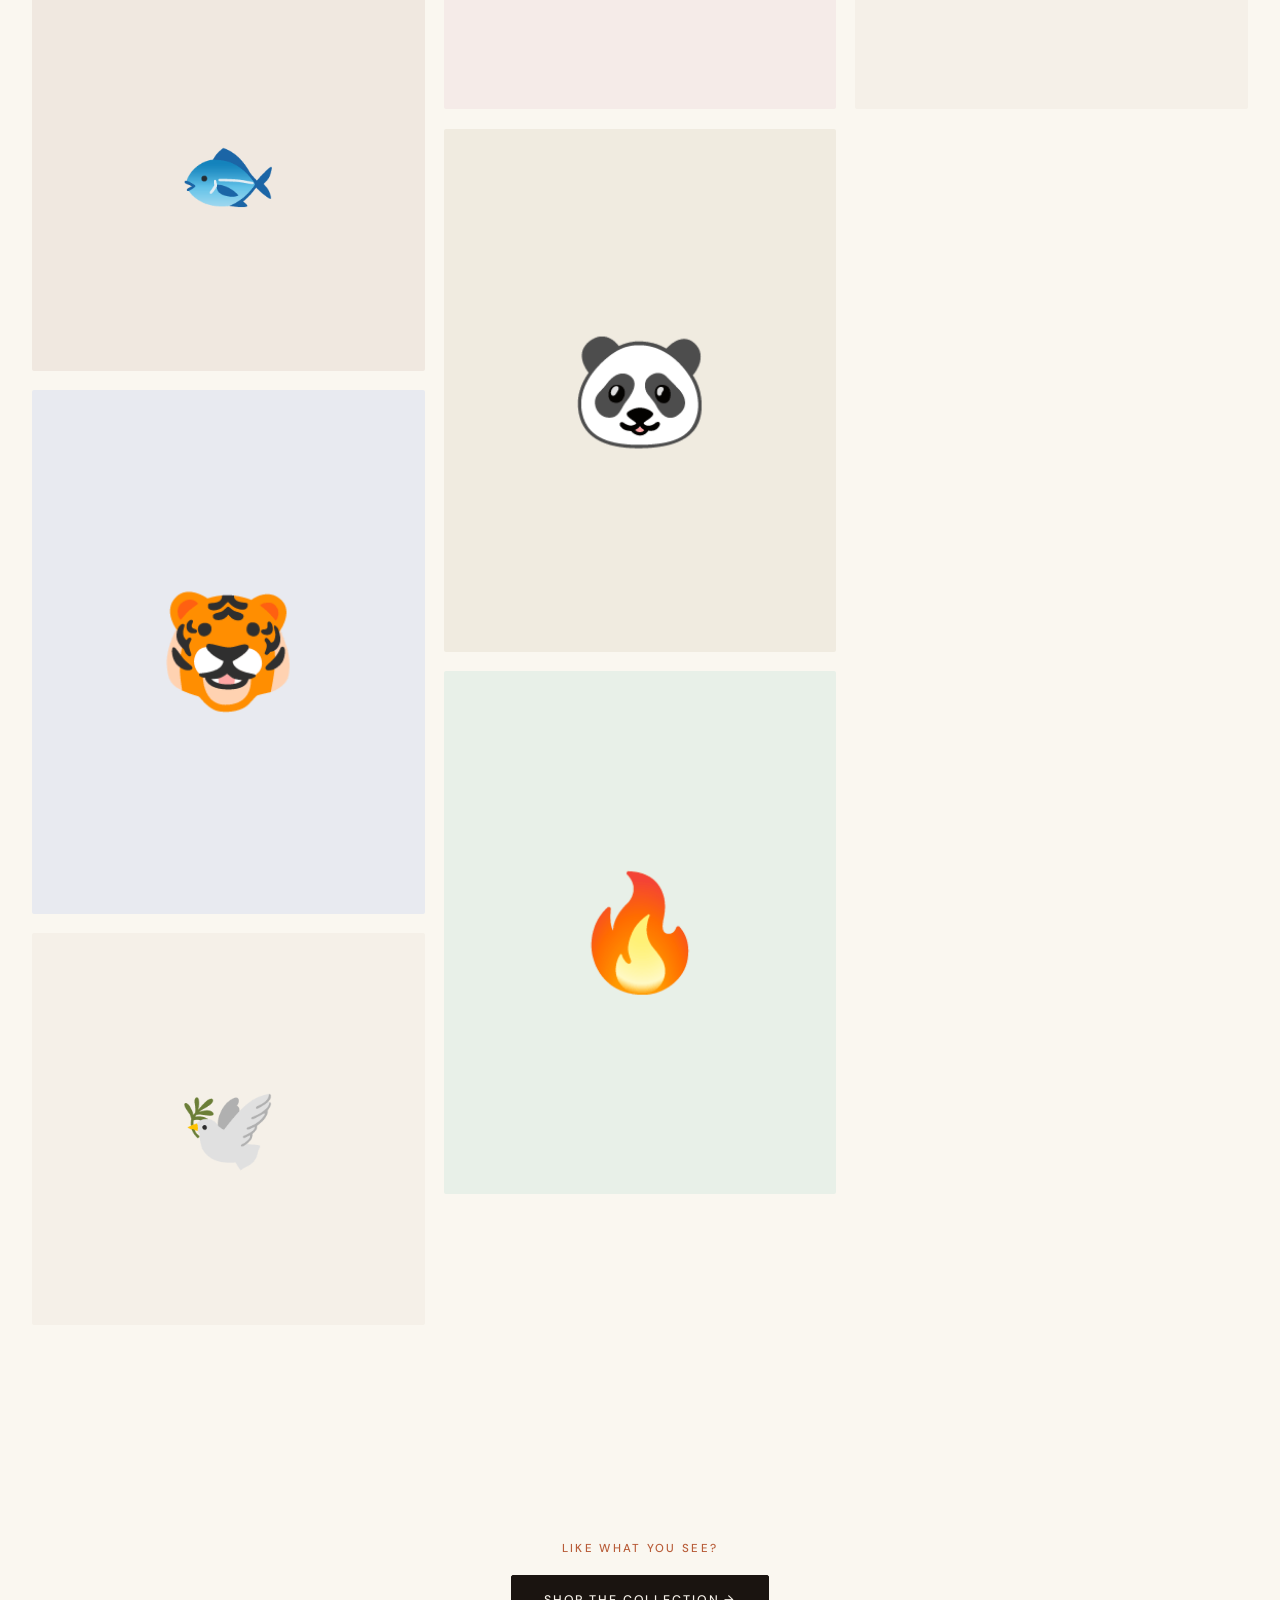
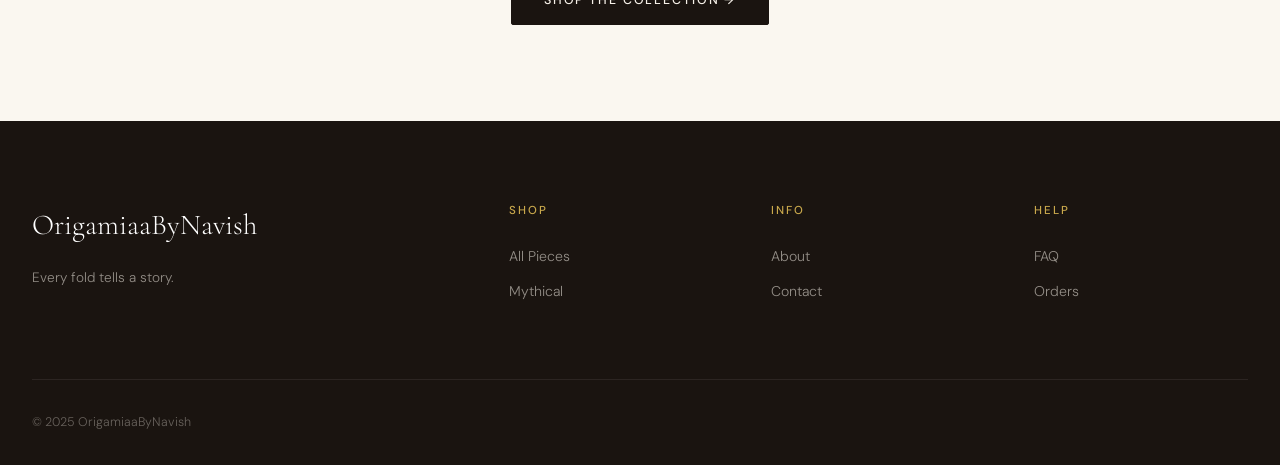
<file: gallery.html>
<!DOCTYPE html>
<html lang="en">
<head>
  <meta charset="UTF-8" />
  <meta name="viewport" content="width=device-width, initial-scale=1.0" />
  <title>Gallery — OrigamiaaByNavish</title>
  <link rel="stylesheet" href="style.css" />
  <style>
    .gallery-page { padding: 0 0 6rem; }

    .gallery-filters {
      display: flex;
      align-items: center;
      justify-content: center;
      gap: 0.8rem;
      flex-wrap: wrap;
      margin-bottom: 3rem;
    }

    .gallery-filter-btn {
      padding: 0.55rem 1.3rem;
      font-size: 0.75rem;
      letter-spacing: 0.12em;
      text-transform: uppercase;
      border: 1.5px solid rgba(26,20,16,0.18);
      border-radius: 20px;
      cursor: pointer;
      transition: var(--transition);
      background: white;
      color: var(--ink-light);
      font-family: var(--font-body);
    }

    .gallery-filter-btn.active,
    .gallery-filter-btn:hover {
      background: var(--rust);
      border-color: var(--rust);
      color: white;
    }

    .gallery-grid {
      columns: 3;
      column-gap: 1.2rem;
      gap: 1.2rem;
    }

    /* Lightbox controls */
    .lightbox__nav {
      position: absolute;
      top: 50%;
      transform: translateY(-50%);
      width: 44px; height: 44px;
      background: rgba(255,255,255,0.15);
      border-radius: 50%;
      display: flex; align-items: center; justify-content: center;
      color: white;
      font-size: 1.2rem;
      cursor: pointer;
      transition: var(--transition);
      backdrop-filter: blur(4px);
    }

    .lightbox__nav:hover { background: rgba(255,255,255,0.3); }
    .lightbox__prev { left: -3.5rem; }
    .lightbox__next { right: -3.5rem; }

    @media (max-width: 768px) {
      .gallery-grid { columns: 2; }
      .lightbox__prev { left: 0.5rem; }
      .lightbox__next { right: 0.5rem; }
    }

    @media (max-width: 480px) {
      .gallery-grid { columns: 1; }
    }
  </style>
</head>
<body>

<div class="page-loader">
  <div class="fold-anim">✦</div>
  <div class="page-loader__text">Arranging the exhibition…</div>
</div>

<nav class="nav">
  <div class="nav__inner">
    <a href="index.html" class="nav__logo">
      <div class="nav__logo-mark">
        <svg width="28" height="28" viewBox="0 0 28 28" fill="none">
          <polygon points="14,2 26,22 2,22" fill="none" stroke="currentColor" stroke-width="1.5"/>
          <polygon points="14,8 22,22 6,22" fill="var(--rust)" opacity="0.3"/>
        </svg>
      </div>
      OrigamiaaByNavish
    </a>
    <div class="nav__links">
      <a href="index.html">Home</a>
      <a href="shop.html">Shop</a>
      <a href="gallery.html" class="active">Gallery</a>
      <a href="about.html">About</a>
      <a href="contact.html">Contact</a>
    </div>
    <div class="nav__actions">
      <a href="profile.html" class="nav__icon-btn">👤</a>
      <a href="cart.html" class="nav__icon-btn" style="position:relative">
        🛒<span class="nav__cart-count" style="display:none">0</span>
      </a>
      <button class="nav__hamburger"><span></span><span></span><span></span></button>
    </div>
  </div>
</nav>
<div class="nav__mobile">
  <a href="index.html">Home</a>
  <a href="shop.html">Shop</a>
  <a href="gallery.html">Gallery</a>
  <a href="about.html">About</a>
  <a href="blog.html">Blog</a>
  <a href="contact.html">Contact</a>
  <a href="cart.html">Cart 🛒</a>
</div>

<!-- Page Hero -->
<div class="page-hero">
  <p class="eyebrow">The Studio</p>
  <h1>Gallery</h1>
  <p>A curated showcase of every piece that has left the studio. Hover to explore, click to expand.</p>
</div>

<div class="gallery-page">
  <div class="container">
    <!-- Filter Tabs -->
    <div class="gallery-filters">
      <button class="gallery-filter-btn active" data-filter="all">All Pieces</button>
      <button class="gallery-filter-btn" data-filter="domestic">Domestic</button>
      <button class="gallery-filter-btn" data-filter="wild">Wild Animals</button>
      <button class="gallery-filter-btn" data-filter="mythical">Mythical</button>
      <button class="gallery-filter-btn" data-filter="fish">Fish & Ocean</button>
      <button class="gallery-filter-btn" data-filter="birds">Birds</button>
    </div>

    <!-- Gallery Grid -->
    <div class="gallery-grid" id="gallery-grid"></div>

    <div style="text-align:center;margin-top:4rem" class="reveal">
      <p class="eyebrow" style="margin-bottom:1rem">Like what you see?</p>
      <a href="shop.html" class="btn btn--primary">Shop the Collection →</a>
    </div>
  </div>
</div>

<!-- Lightbox -->
<div class="lightbox" id="lightbox" onclick="if(event.target===this)closeLightbox()">
  <div class="lightbox__content" style="position:relative">
    <div class="lightbox__nav lightbox__prev" onclick="lightboxPrev()">‹</div>
    <div id="lightbox-content"></div>
    <div class="lightbox__nav lightbox__next" onclick="lightboxNext()">›</div>
    <div class="lightbox__close" onclick="closeLightbox()">✕</div>
  </div>
</div>

<footer class="footer">
  <div class="container">
    <div class="footer__grid">
      <div>
        <div class="footer__brand-name">OrigamiaaByNavish</div>
        <div class="footer__tagline">Every fold tells a story.</div>
      </div>
      <div><div class="footer__col-title">Shop</div>
        <div class="footer__links"><a href="shop.html">All Pieces</a><a href="shop.html?category=mythical">Mythical</a></div>
      </div>
      <div><div class="footer__col-title">Info</div>
        <div class="footer__links"><a href="about.html">About</a><a href="contact.html">Contact</a></div>
      </div>
      <div><div class="footer__col-title">Help</div>
        <div class="footer__links"><a href="#">FAQ</a><a href="history.html">Orders</a></div>
      </div>
    </div>
    <div class="footer__bottom"><span>© 2025 OrigamiaaByNavish</span></div>
  </div>
</footer>

<script src="js/main.js"></script>
<script src="js/gallery.js"></script>
</body>
</html>
</file>
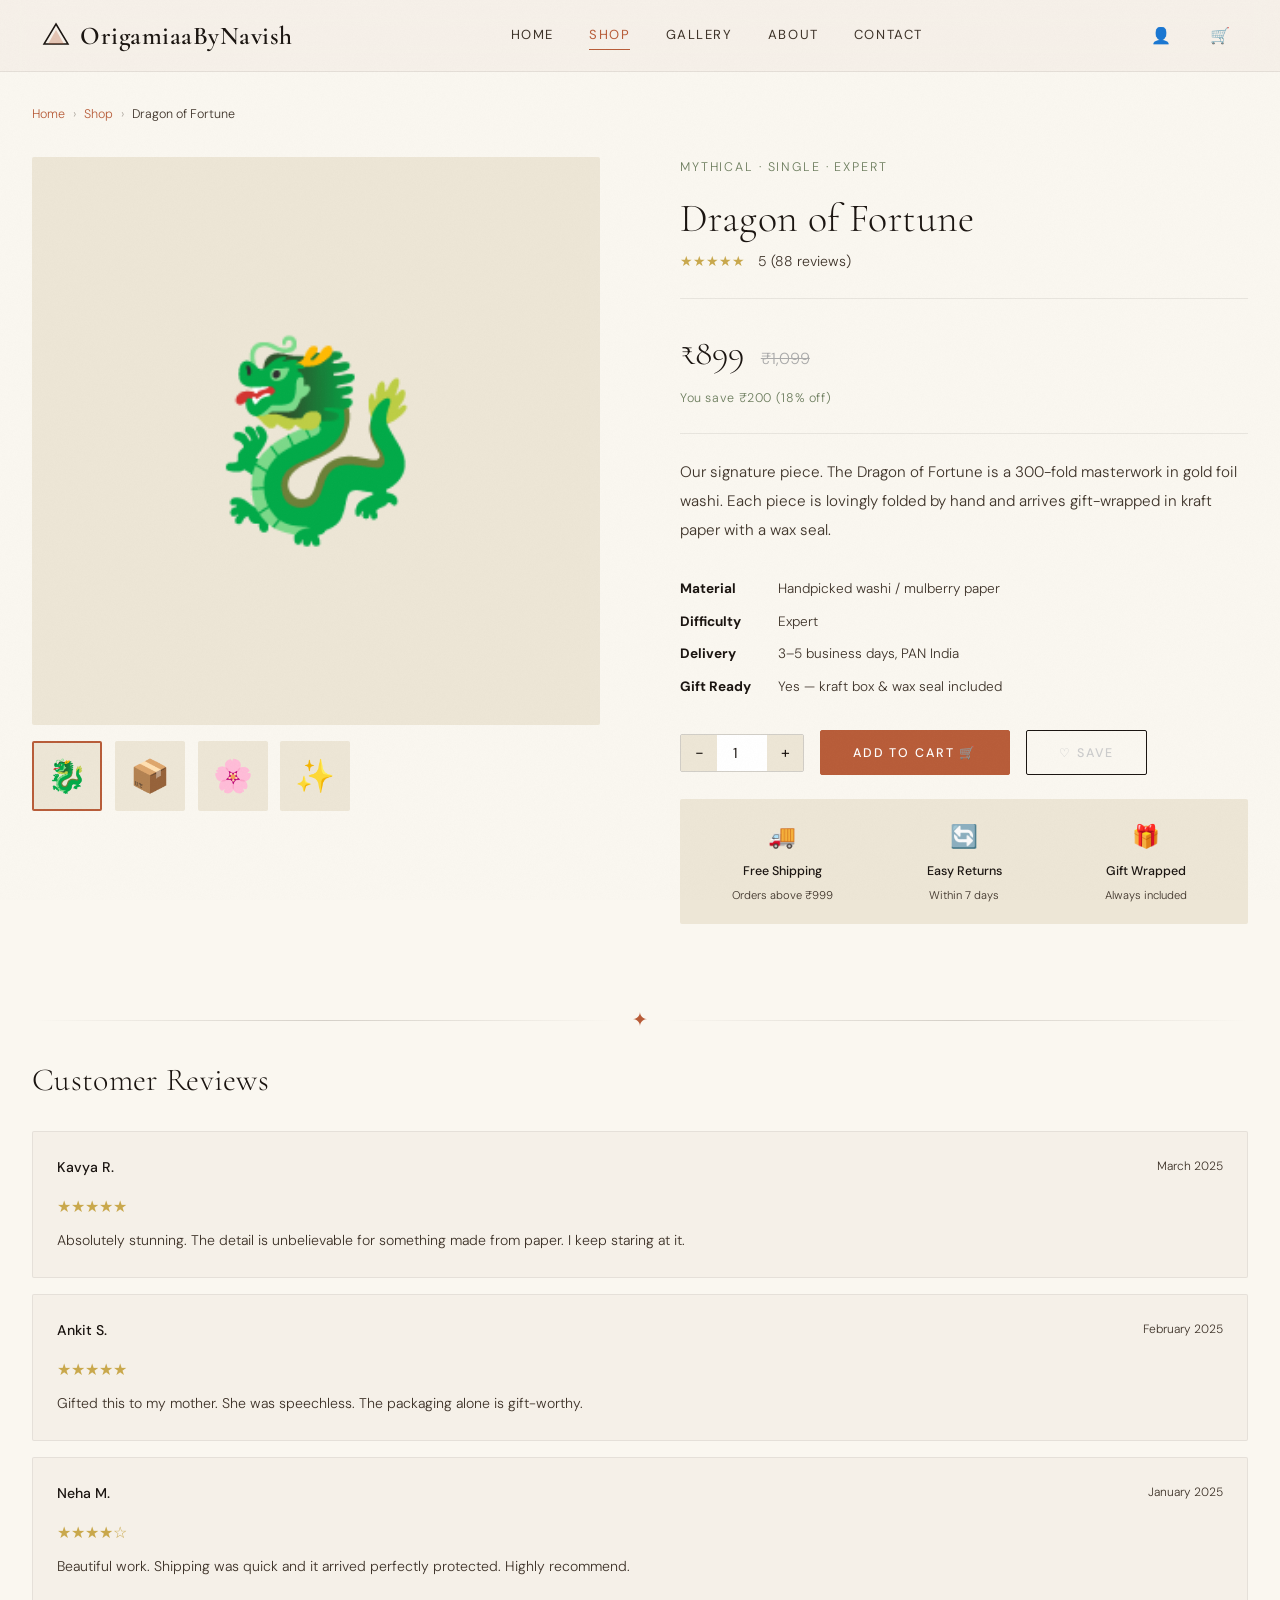
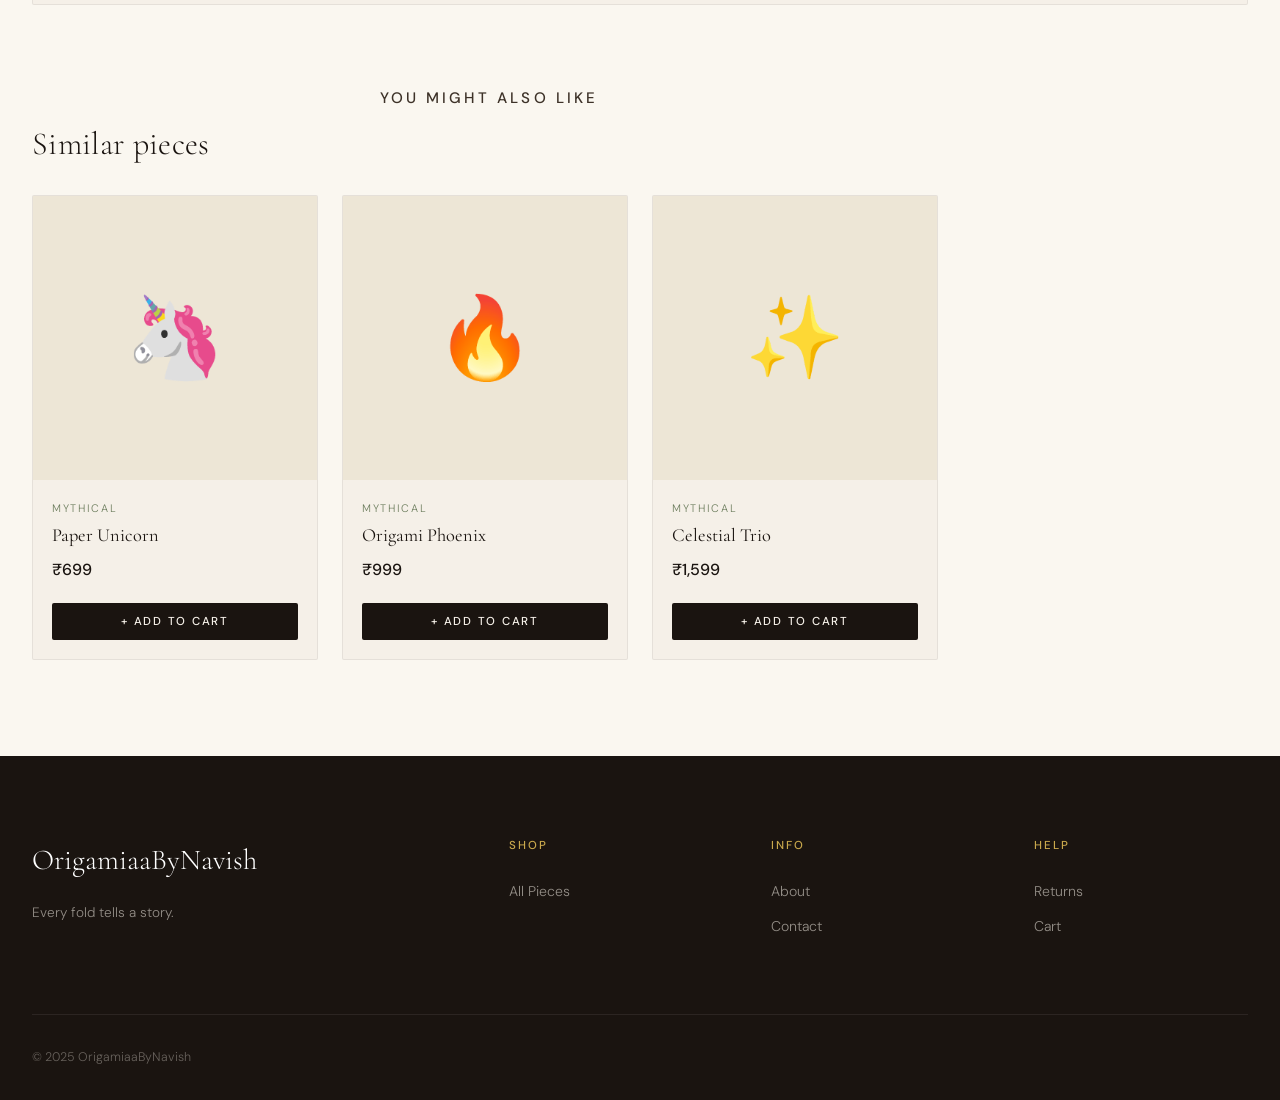
<file: product.html>
<!DOCTYPE html>
<html lang="en">
<head>
  <meta charset="UTF-8" />
  <meta name="viewport" content="width=device-width, initial-scale=1.0" />
  <title>Product — OrigamiaaByNavish</title>
  <link rel="stylesheet" href="style.css" />
  <style>
    .product-page { padding: calc(var(--nav-h) + 2rem) 0 6rem; }

    .product-layout {
      display: grid;
      grid-template-columns: 1fr 1fr;
      gap: 5rem;
      align-items: start;
      margin-top: 2rem;
    }

    .product-gallery__main {
      aspect-ratio: 1;
      background: var(--cream-dark);
      border-radius: var(--radius);
      display: flex;
      align-items: center;
      justify-content: center;
      font-size: 12rem;
      margin-bottom: 1rem;
    }

    .product-gallery__thumbs {
      display: flex;
      gap: 0.8rem;
    }

    .product-gallery__thumb {
      width: 70px; height: 70px;
      background: var(--cream-dark);
      border-radius: var(--radius);
      display: flex; align-items: center; justify-content: center;
      font-size: 2rem;
      cursor: pointer;
      border: 2px solid transparent;
      transition: var(--transition);
    }

    .product-gallery__thumb.active {
      border-color: var(--rust);
    }

    .product-info__name {
      font-family: var(--font-display);
      font-size: 2.5rem;
      margin-bottom: 0.5rem;
    }

    .product-info__category {
      font-size: 0.78rem;
      letter-spacing: 0.15em;
      text-transform: uppercase;
      color: var(--sage);
      margin-bottom: 1rem;
    }

    .product-info__rating {
      display: flex;
      align-items: center;
      gap: 0.8rem;
      margin-bottom: 1.5rem;
      font-size: 0.88rem;
      color: var(--ink-light);
    }

    .product-info__price-block {
      padding: 1.5rem 0;
      border-top: 1px solid rgba(26,20,16,0.08);
      border-bottom: 1px solid rgba(26,20,16,0.08);
      margin-bottom: 1.5rem;
    }

    .product-info__price {
      font-family: var(--font-display);
      font-size: 2.2rem;
      color: var(--ink);
    }

    .product-info__price-orig {
      font-size: 1rem;
      color: #aaa;
      text-decoration: line-through;
      margin-left: 0.8rem;
    }

    .product-info__saving {
      font-size: 0.78rem;
      color: var(--sage);
      margin-top: 0.3rem;
      letter-spacing: 0.05em;
    }

    .product-info__desc {
      color: var(--ink-light);
      line-height: 1.9;
      margin-bottom: 2rem;
      font-size: 0.95rem;
    }

    .product-info__meta {
      display: flex;
      flex-direction: column;
      gap: 0.6rem;
      margin-bottom: 2rem;
      font-size: 0.85rem;
    }

    .meta-row { display: flex; gap: 0.5rem; }
    .meta-row strong { color: var(--ink); min-width: 90px; }
    .meta-row span { color: var(--ink-light); }

    .product-info__actions {
      display: flex;
      gap: 1rem;
      align-items: center;
      margin-bottom: 1.5rem;
      flex-wrap: wrap;
    }

    .product-trust {
      background: var(--cream-dark);
      border-radius: var(--radius);
      padding: 1.2rem;
      display: grid;
      grid-template-columns: repeat(3, 1fr);
      gap: 1rem;
      text-align: center;
      font-size: 0.78rem;
    }

    .trust-item__icon { font-size: 1.4rem; margin-bottom: 0.3rem; }
    .trust-item__label { font-weight: 500; margin-bottom: 0.2rem; }
    .trust-item__sub { color: var(--ink-light); font-size: 0.7rem; }

    .reviews-section { margin-top: 5rem; }

    .review-card {
      background: var(--cream);
      border: 1px solid rgba(26,20,16,0.07);
      border-radius: var(--radius);
      padding: 1.5rem;
      margin-bottom: 1rem;
    }

    .review-card__header { display: flex; justify-content: space-between; margin-bottom: 0.8rem; }
    .review-card__author { font-weight: 500; font-size: 0.88rem; }
    .review-card__date { font-size: 0.75rem; color: var(--ink-light); }
    .review-card__stars { color: var(--gold); margin-bottom: 0.5rem; }
    .review-card__text { font-size: 0.88rem; color: var(--ink-light); line-height: 1.8; }

    .similar-section { margin-top: 5rem; }

    @media (max-width: 768px) {
      .product-layout { grid-template-columns: 1fr; gap: 2.5rem; }
      .product-gallery__main { font-size: 8rem; }
    }
  </style>
</head>
<body>

<div class="page-loader">
  <div class="fold-anim">✦</div>
  <div class="page-loader__text">Unfolding details…</div>
</div>

<nav class="nav">
  <div class="nav__inner">
    <a href="index.html" class="nav__logo">
      <div class="nav__logo-mark">
        <svg width="28" height="28" viewBox="0 0 28 28" fill="none">
          <polygon points="14,2 26,22 2,22" fill="none" stroke="currentColor" stroke-width="1.5"/>
          <polygon points="14,8 22,22 6,22" fill="var(--rust)" opacity="0.3"/>
        </svg>
      </div>
      OrigamiaaByNavish
    </a>
    <div class="nav__links">
      <a href="index.html">Home</a>
      <a href="shop.html" class="active">Shop</a>
      <a href="gallery.html">Gallery</a>
      <a href="about.html">About</a>
      <a href="contact.html">Contact</a>
    </div>
    <div class="nav__actions">
      <a href="profile.html" class="nav__icon-btn">👤</a>
      <a href="cart.html" class="nav__icon-btn" style="position:relative">
        🛒<span class="nav__cart-count" style="display:none">0</span>
      </a>
      <button class="nav__hamburger"><span></span><span></span><span></span></button>
    </div>
  </div>
</nav>
<div class="nav__mobile">
  <a href="index.html">Home</a>
  <a href="shop.html">Shop</a>
  <a href="gallery.html">Gallery</a>
  <a href="about.html">About</a>
  <a href="contact.html">Contact</a>
  <a href="cart.html">Cart 🛒</a>
</div>

<div class="product-page">
  <div class="container">
    <div class="breadcrumb" style="padding-top:0;margin-bottom:1.5rem">
      <a href="index.html">Home</a>
      <span class="breadcrumb__sep">›</span>
      <a href="shop.html">Shop</a>
      <span class="breadcrumb__sep">›</span>
      <span id="bc-name">Product</span>
    </div>

    <div class="product-layout" id="product-layout">
      <!-- Filled by JS -->
    </div>

    <!-- Reviews -->
    <div class="reviews-section">
      <div class="ornament"><span class="ornament__symbol">✦</span></div>
      <h3 style="font-family:var(--font-display);margin-bottom:2rem">Customer Reviews</h3>
      <div id="reviews-list"></div>
    </div>

    <!-- Similar Products -->
    <div class="similar-section">
      <div class="section-header" style="text-align:left;margin-bottom:2rem">
        <p class="eyebrow">You might also like</p>
        <h3>Similar pieces</h3>
      </div>
      <div class="grid-4" id="similar-grid"></div>
    </div>
  </div>
</div>

<footer class="footer">
  <div class="container">
    <div class="footer__grid">
      <div>
        <div class="footer__brand-name">OrigamiaaByNavish</div>
        <div class="footer__tagline">Every fold tells a story.</div>
      </div>
      <div><div class="footer__col-title">Shop</div>
        <div class="footer__links"><a href="shop.html">All Pieces</a></div>
      </div>
      <div><div class="footer__col-title">Info</div>
        <div class="footer__links"><a href="about.html">About</a><a href="contact.html">Contact</a></div>
      </div>
      <div><div class="footer__col-title">Help</div>
        <div class="footer__links"><a href="#">Returns</a><a href="cart.html">Cart</a></div>
      </div>
    </div>
    <div class="footer__bottom"><span>© 2025 OrigamiaaByNavish</span></div>
  </div>
</footer>

<script src="js/main.js"></script>
<script src="js/shop.js"></script>
<script>
  const REVIEWS = [
    { author: 'Kavya R.', date: 'March 2025', rating: 5, text: 'Absolutely stunning. The detail is unbelievable for something made from paper. I keep staring at it.' },
    { author: 'Ankit S.', date: 'February 2025', rating: 5, text: 'Gifted this to my mother. She was speechless. The packaging alone is gift-worthy.' },
    { author: 'Neha M.', date: 'January 2025', rating: 4, text: 'Beautiful work. Shipping was quick and it arrived perfectly protected. Highly recommend.' },
  ];

  function stars(n) { return '★'.repeat(n) + '☆'.repeat(5-n); }

  function loadProduct() {
    const params = new URLSearchParams(window.location.search);
    const id = parseInt(params.get('id') || 10);
    const p = PRODUCTS.find(x => x.id === id) || PRODUCTS[0];

    document.title = `${p.name} — OrigamiaaByNavish`;
    document.getElementById('bc-name').textContent = p.name;

    const saving = p.originalPrice ? Math.round((1 - p.price/p.originalPrice)*100) : 0;

    document.getElementById('product-layout').innerHTML = `
      <div class="product-gallery">
        <div class="product-gallery__main" id="main-display">${p.emoji}</div>
        <div class="product-gallery__thumbs">
          ${[p.emoji, '📦', '🌸', '✨'].map((e,i) => `
            <div class="product-gallery__thumb ${i===0?'active':''}" onclick="selectThumb(this,'${e}')">${e}</div>`).join('')}
        </div>
      </div>

      <div class="product-info">
        <div class="product-info__category">${p.category} · ${p.type} · ${p.difficulty}</div>
        <h1 class="product-info__name">${p.name}</h1>
        <div class="product-info__rating">
          <span style="color:var(--gold)">${stars(Math.round(p.rating))}</span>
          <span>${p.rating} (${p.reviews} reviews)</span>
        </div>

        <div class="product-info__price-block">
          <div>
            <span class="product-info__price">₹${p.price.toLocaleString()}</span>
            ${p.originalPrice ? `<span class="product-info__price-orig">₹${p.originalPrice.toLocaleString()}</span>` : ''}
          </div>
          ${saving ? `<div class="product-info__saving">You save ₹${(p.originalPrice-p.price).toLocaleString()} (${saving}% off)</div>` : ''}
        </div>

        <p class="product-info__desc">${p.desc} Each piece is lovingly folded by hand and arrives gift-wrapped in kraft paper with a wax seal.</p>

        <div class="product-info__meta">
          <div class="meta-row"><strong>Material</strong><span>Handpicked washi / mulberry paper</span></div>
          <div class="meta-row"><strong>Difficulty</strong><span>${p.difficulty.charAt(0).toUpperCase()+p.difficulty.slice(1)}</span></div>
          <div class="meta-row"><strong>Delivery</strong><span>3–5 business days, PAN India</span></div>
          <div class="meta-row"><strong>Gift Ready</strong><span>Yes — kraft box & wax seal included</span></div>
        </div>

        <div class="product-info__actions">
          <div class="qty-stepper">
            <button class="qty-minus">−</button>
            <input type="number" value="1" min="1" max="10" id="qty-input" readonly>
            <button class="qty-plus">+</button>
          </div>
          <button class="btn btn--rust" onclick="addProductToCart()">Add to Cart 🛒</button>
          <button class="btn btn--outline wishlist-btn" id="wish-btn" onclick="toggleWish()" title="Wishlist">♡ Save</button>
        </div>

        <div class="product-trust">
          <div class="trust-item">
            <div class="trust-item__icon">🚚</div>
            <div class="trust-item__label">Free Shipping</div>
            <div class="trust-item__sub">Orders above ₹999</div>
          </div>
          <div class="trust-item">
            <div class="trust-item__icon">🔄</div>
            <div class="trust-item__label">Easy Returns</div>
            <div class="trust-item__sub">Within 7 days</div>
          </div>
          <div class="trust-item">
            <div class="trust-item__icon">🎁</div>
            <div class="trust-item__label">Gift Wrapped</div>
            <div class="trust-item__sub">Always included</div>
          </div>
        </div>
      </div>
    `;

    // Re-init qty stepper
    const stepper = document.querySelector('.qty-stepper');
    const inp = document.getElementById('qty-input');
    stepper?.querySelector('.qty-plus')?.addEventListener('click', () => {
      inp.value = Math.min(10, parseInt(inp.value)+1);
    });
    stepper?.querySelector('.qty-minus')?.addEventListener('click', () => {
      inp.value = Math.max(1, parseInt(inp.value)-1);
    });

    // Cart
    window.addProductToCart = () => {
      const qty = parseInt(document.getElementById('qty-input')?.value || 1);
      for (let i = 0; i < qty; i++) window.OrigamiSite.addToCart(p);
    };

    // Wishlist
    const wl = window.OrigamiSite.getWishlist();
    if (wl.find(w => w.id === p.id)) {
      document.getElementById('wish-btn')?.classList.add('active');
    }

    window.toggleWish = () => {
      const added = window.OrigamiSite.toggleWishlist(p);
      document.getElementById('wish-btn')?.classList.toggle('active', added);
    };

    // Reviews
    document.getElementById('reviews-list').innerHTML = REVIEWS.map(r => `
      <div class="review-card">
        <div class="review-card__header">
          <span class="review-card__author">${r.author}</span>
          <span class="review-card__date">${r.date}</span>
        </div>
        <div class="review-card__stars">${stars(r.rating)}</div>
        <div class="review-card__text">${r.text}</div>
      </div>`).join('');

    // Similar
    const similar = PRODUCTS.filter(x => x.id !== p.id && x.category === p.category).slice(0, 4);
    document.getElementById('similar-grid').innerHTML = similar.map(sp => `
      <div class="product-card">
        <div class="product-card__image">
          <a href="product.html?id=${sp.id}">
            <div style="width:100%;height:100%;display:flex;align-items:center;justify-content:center;font-size:5rem;background:var(--cream-dark)">${sp.emoji}</div>
          </a>
        </div>
        <div class="product-card__body">
          <div class="product-card__category">${sp.category}</div>
          <div class="product-card__name">${sp.name}</div>
          <div class="product-card__price"><span class="product-card__price-main">₹${sp.price.toLocaleString()}</span></div>
        </div>
        <div class="product-card__footer">
          <button class="product-card__add-btn" onclick="window.OrigamiSite.addToCart(PRODUCTS.find(x=>x.id==${sp.id}))">+ Add to Cart</button>
        </div>
      </div>`).join('');
  }

  window.selectThumb = (el, emoji) => {
    document.querySelectorAll('.product-gallery__thumb').forEach(t => t.classList.remove('active'));
    el.classList.add('active');
    document.getElementById('main-display').textContent = emoji;
  };

  document.addEventListener('DOMContentLoaded', loadProduct);
</script>
</body>
</html>
</file>
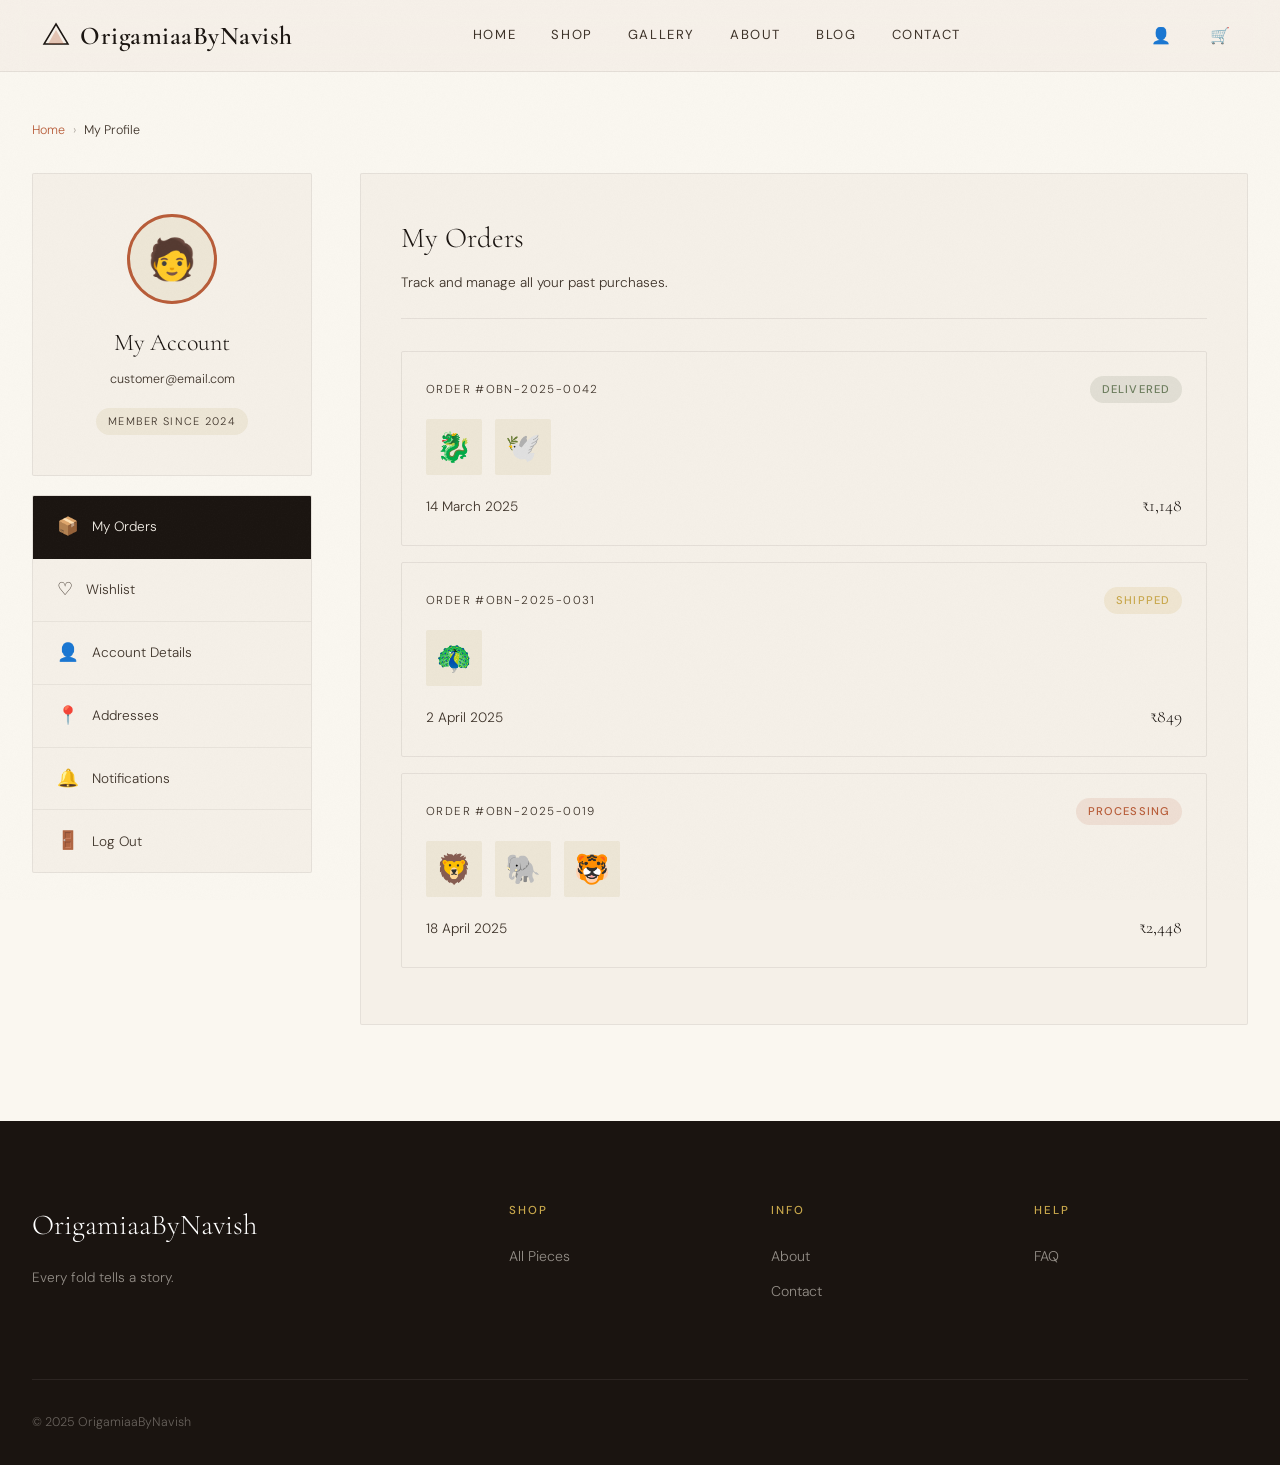
<file: profile.html>
<!DOCTYPE html>
<html lang="en">
<head>
  <meta charset="UTF-8" />
  <meta name="viewport" content="width=device-width, initial-scale=1.0" />
  <title>My Profile — OrigamiaaByNavish</title>
  <link rel="stylesheet" href="style.css" />
  <style>
    .profile-page { padding: calc(var(--nav-h) + 3rem) 0 6rem; }

    .profile-layout {
      display: grid;
      grid-template-columns: 280px 1fr;
      gap: 3rem;
      align-items: start;
    }

    /* ── Sidebar ── */
    .profile-sidebar {
      position: sticky;
      top: calc(var(--nav-h) + 1.5rem);
    }

    .profile-card {
      background: var(--cream);
      border: 1px solid rgba(26,20,16,0.07);
      border-radius: var(--radius);
      padding: 2.5rem 2rem;
      text-align: center;
      margin-bottom: 1.2rem;
    }

    .profile-avatar {
      width: 90px; height: 90px;
      background: var(--cream-dark);
      border-radius: 50%;
      display: flex; align-items: center; justify-content: center;
      font-size: 2.5rem;
      margin: 0 auto 1.2rem;
      border: 3px solid var(--rust);
    }

    .profile-name {
      font-family: var(--font-display);
      font-size: 1.5rem;
      margin-bottom: 0.3rem;
    }

    .profile-email {
      font-size: 0.78rem;
      color: var(--ink-light);
      margin-bottom: 1rem;
    }

    .profile-since {
      display: inline-block;
      font-size: 0.68rem;
      letter-spacing: 0.12em;
      text-transform: uppercase;
      background: var(--cream-dark);
      padding: 4px 12px;
      border-radius: 20px;
      color: var(--ink-light);
    }

    .profile-nav {
      background: var(--cream);
      border: 1px solid rgba(26,20,16,0.07);
      border-radius: var(--radius);
      overflow: hidden;
    }

    .profile-nav-item {
      display: flex;
      align-items: center;
      gap: 0.8rem;
      padding: 1rem 1.5rem;
      font-size: 0.85rem;
      color: var(--ink-light);
      cursor: pointer;
      transition: var(--transition);
      border-bottom: 1px solid rgba(26,20,16,0.06);
    }

    .profile-nav-item:last-child { border-bottom: none; }

    .profile-nav-item:hover,
    .profile-nav-item.active {
      background: var(--ink);
      color: var(--cream);
    }

    .profile-nav-item__icon { font-size: 1.1rem; }

    /* ── Main Content ── */
    .profile-main {
      background: var(--cream);
      border: 1px solid rgba(26,20,16,0.07);
      border-radius: var(--radius);
      padding: 2.5rem;
    }

    .profile-section { display: none; }
    .profile-section.active { display: block; }

    .profile-section-title {
      font-family: var(--font-display);
      font-size: 1.8rem;
      margin-bottom: 0.5rem;
    }

    .profile-section-sub {
      font-size: 0.85rem;
      color: var(--ink-light);
      margin-bottom: 2rem;
      padding-bottom: 1.5rem;
      border-bottom: 1px solid rgba(26,20,16,0.08);
    }

    /* ── Orders ── */
    .order-card {
      border: 1px solid rgba(26,20,16,0.08);
      border-radius: var(--radius);
      padding: 1.5rem;
      margin-bottom: 1rem;
      transition: var(--transition);
    }

    .order-card:hover { border-color: var(--rust); }

    .order-card__header {
      display: flex;
      justify-content: space-between;
      align-items: center;
      margin-bottom: 1rem;
    }

    .order-id {
      font-size: 0.72rem;
      letter-spacing: 0.12em;
      text-transform: uppercase;
      color: var(--ink-light);
    }

    .order-status {
      font-size: 0.7rem;
      letter-spacing: 0.1em;
      text-transform: uppercase;
      padding: 4px 12px;
      border-radius: 20px;
      font-weight: 500;
    }

    .order-status--delivered { background: rgba(107,124,92,0.15); color: var(--sage); }
    .order-status--shipped   { background: rgba(201,168,76,0.15); color: var(--gold); }
    .order-status--processing{ background: rgba(184,92,56,0.12); color: var(--rust); }

    .order-items {
      display: flex;
      gap: 0.8rem;
      flex-wrap: wrap;
      margin-bottom: 1rem;
    }

    .order-item-emoji {
      width: 56px; height: 56px;
      background: var(--cream-dark);
      border-radius: var(--radius);
      display: flex; align-items: center; justify-content: center;
      font-size: 1.8rem;
    }

    .order-card__footer {
      display: flex;
      justify-content: space-between;
      align-items: center;
      font-size: 0.85rem;
      color: var(--ink-light);
    }

    .order-total {
      font-family: var(--font-display);
      font-size: 1.1rem;
      color: var(--ink);
    }

    /* ── Wishlist ── */
    .wishlist-grid {
      display: grid;
      grid-template-columns: repeat(2, 1fr);
      gap: 1rem;
    }

    .wishlist-item {
      border: 1px solid rgba(26,20,16,0.08);
      border-radius: var(--radius);
      padding: 1.2rem;
      display: flex;
      gap: 1rem;
      align-items: center;
      transition: var(--transition);
    }

    .wishlist-item:hover { border-color: var(--rust); }

    .wishlist-item__emoji {
      width: 60px; height: 60px;
      background: var(--cream-dark);
      border-radius: var(--radius);
      display: flex; align-items: center; justify-content: center;
      font-size: 2rem;
      flex-shrink: 0;
    }

    .wishlist-item__name {
      font-family: var(--font-display);
      font-size: 1rem;
      margin-bottom: 0.3rem;
    }

    .wishlist-item__price {
      font-size: 0.85rem;
      color: var(--rust);
      font-weight: 500;
      margin-bottom: 0.5rem;
    }

    .wishlist-item__remove {
      font-size: 0.7rem;
      color: #aaa;
      cursor: pointer;
    }

    .wishlist-item__remove:hover { color: var(--rust); }

    /* ── Settings ── */
    .settings-section { margin-bottom: 2.5rem; }

    .settings-section h4 {
      font-family: var(--font-display);
      font-size: 1.2rem;
      margin-bottom: 1.2rem;
      padding-bottom: 0.8rem;
      border-bottom: 1px solid rgba(26,20,16,0.08);
    }

    .toggle-row {
      display: flex;
      justify-content: space-between;
      align-items: center;
      padding: 0.8rem 0;
      border-bottom: 1px solid rgba(26,20,16,0.05);
      font-size: 0.88rem;
    }

    .toggle-row span { color: var(--ink-light); font-size: 0.8rem; }

    .toggle {
      position: relative;
      width: 44px; height: 24px;
      cursor: pointer;
    }

    .toggle input { display: none; }

    .toggle-track {
      width: 100%; height: 100%;
      background: #ddd;
      border-radius: 12px;
      transition: var(--transition);
    }

    .toggle input:checked + .toggle-track { background: var(--rust); }

    .toggle-thumb {
      position: absolute;
      top: 3px; left: 3px;
      width: 18px; height: 18px;
      background: white;
      border-radius: 50%;
      transition: var(--transition);
      box-shadow: 0 1px 4px rgba(0,0,0,0.2);
    }

    .toggle input:checked ~ .toggle-thumb { left: 23px; }

    @media (max-width: 900px) {
      .profile-layout { grid-template-columns: 1fr; }
      .profile-sidebar { position: static; }
      .wishlist-grid { grid-template-columns: 1fr; }
    }
  </style>
</head>
<body>

<div class="page-loader">
  <div class="fold-anim">✦</div>
  <div class="page-loader__text">Loading your profile…</div>
</div>

<nav class="nav">
  <div class="nav__inner">
    <a href="index.html" class="nav__logo">
      <div class="nav__logo-mark">
        <svg width="28" height="28" viewBox="0 0 28 28" fill="none">
          <polygon points="14,2 26,22 2,22" fill="none" stroke="currentColor" stroke-width="1.5"/>
          <polygon points="14,8 22,22 6,22" fill="var(--rust)" opacity="0.3"/>
        </svg>
      </div>
      OrigamiaaByNavish
    </a>
    <div class="nav__links">
      <a href="index.html">Home</a>
      <a href="shop.html">Shop</a>
      <a href="gallery.html">Gallery</a>
      <a href="about.html">About</a>
      <a href="blog.html">Blog</a>
      <a href="contact.html">Contact</a>
    </div>
    <div class="nav__actions">
      <a href="profile.html" class="nav__icon-btn">👤</a>
      <a href="cart.html" class="nav__icon-btn" style="position:relative">
        🛒<span class="nav__cart-count" style="display:none">0</span>
      </a>
      <button class="nav__hamburger"><span></span><span></span><span></span></button>
    </div>
  </div>
</nav>
<div class="nav__mobile">
  <a href="index.html">Home</a>
  <a href="shop.html">Shop</a>
  <a href="gallery.html">Gallery</a>
  <a href="about.html">About</a>
  <a href="blog.html">Blog</a>
  <a href="contact.html">Contact</a>
  <a href="cart.html">Cart 🛒</a>
</div>

<div class="profile-page">
  <div class="container">
    <div class="breadcrumb" style="padding-top:0;margin-bottom:2rem">
      <a href="index.html">Home</a>
      <span class="breadcrumb__sep">›</span>
      <span>My Profile</span>
    </div>

    <div class="profile-layout">
      <!-- SIDEBAR -->
      <aside>
        <div class="profile-card">
          <div class="profile-avatar">🧑</div>
          <div class="profile-name">My Account</div>
          <div class="profile-email">customer@email.com</div>
          <span class="profile-since">Member since 2024</span>
        </div>

        <div class="profile-nav">
          <div class="profile-nav-item active" onclick="showSection('orders', this)">
            <span class="profile-nav-item__icon">📦</span>
            My Orders
          </div>
          <div class="profile-nav-item" onclick="showSection('wishlist', this)">
            <span class="profile-nav-item__icon">♡</span>
            Wishlist
          </div>
          <div class="profile-nav-item" onclick="showSection('details', this)">
            <span class="profile-nav-item__icon">👤</span>
            Account Details
          </div>
          <div class="profile-nav-item" onclick="showSection('addresses', this)">
            <span class="profile-nav-item__icon">📍</span>
            Addresses
          </div>
          <div class="profile-nav-item" onclick="showSection('notifications', this)">
            <span class="profile-nav-item__icon">🔔</span>
            Notifications
          </div>
          <div class="profile-nav-item" onclick="window.OrigamiSite.showToast('Logged out ✦', 'info')">
            <span class="profile-nav-item__icon">🚪</span>
            Log Out
          </div>
        </div>
      </aside>

      <!-- MAIN -->
      <main class="profile-main">

        <!-- Orders -->
        <div class="profile-section active" id="section-orders">
          <div class="profile-section-title">My Orders</div>
          <div class="profile-section-sub">Track and manage all your past purchases.</div>

          <div class="order-card">
            <div class="order-card__header">
              <div class="order-id">Order #OBN-2025-0042</div>
              <div class="order-status order-status--delivered">Delivered</div>
            </div>
            <div class="order-items">
              <div class="order-item-emoji">🐉</div>
              <div class="order-item-emoji">🕊️</div>
            </div>
            <div class="order-card__footer">
              <span>14 March 2025</span>
              <span class="order-total">₹1,148</span>
            </div>
          </div>

          <div class="order-card">
            <div class="order-card__header">
              <div class="order-id">Order #OBN-2025-0031</div>
              <div class="order-status order-status--shipped">Shipped</div>
            </div>
            <div class="order-items">
              <div class="order-item-emoji">🦚</div>
            </div>
            <div class="order-card__footer">
              <span>2 April 2025</span>
              <span class="order-total">₹849</span>
            </div>
          </div>

          <div class="order-card">
            <div class="order-card__header">
              <div class="order-id">Order #OBN-2025-0019</div>
              <div class="order-status order-status--processing">Processing</div>
            </div>
            <div class="order-items">
              <div class="order-item-emoji">🦁</div>
              <div class="order-item-emoji">🐘</div>
              <div class="order-item-emoji">🐯</div>
            </div>
            <div class="order-card__footer">
              <span>18 April 2025</span>
              <span class="order-total">₹2,448</span>
            </div>
          </div>
        </div>

        <!-- Wishlist -->
        <div class="profile-section" id="section-wishlist">
          <div class="profile-section-title">Wishlist</div>
          <div class="profile-section-sub">Your saved pieces — add to cart whenever you're ready.</div>
          <div class="wishlist-grid" id="wishlist-content"></div>
          <div id="wishlist-empty" style="display:none">
            <div class="empty-state">
              <div class="empty-state__icon">♡</div>
              <h3>Nothing saved yet</h3>
              <p>Browse the shop and save pieces you love.</p>
              <a href="shop.html" class="btn btn--outline">Browse Shop →</a>
            </div>
          </div>
        </div>

        <!-- Account Details -->
        <div class="profile-section" id="section-details">
          <div class="profile-section-title">Account Details</div>
          <div class="profile-section-sub">Update your personal information.</div>

          <div class="form-row" style="display:grid;grid-template-columns:1fr 1fr;gap:1rem">
            <div class="form-group">
              <label class="form-label">First name</label>
              <input type="text" class="form-control" value="Rohan" />
            </div>
            <div class="form-group">
              <label class="form-label">Last name</label>
              <input type="text" class="form-control" value="Mehta" />
            </div>
          </div>
          <div class="form-group">
            <label class="form-label">Email address</label>
            <input type="email" class="form-control" value="customer@email.com" />
          </div>
          <div class="form-group">
            <label class="form-label">Phone</label>
            <input type="tel" class="form-control" placeholder="+91 98765 43210" />
          </div>
          <div class="form-group">
            <label class="form-label">New password (leave blank to keep current)</label>
            <input type="password" class="form-control" placeholder="••••••••" />
          </div>
          <button class="btn btn--rust" onclick="window.OrigamiSite.showToast('Profile updated ✦', 'success')">
            Save Changes
          </button>
        </div>

        <!-- Addresses -->
        <div class="profile-section" id="section-addresses">
          <div class="profile-section-title">Saved Addresses</div>
          <div class="profile-section-sub">Manage your delivery addresses.</div>

          <div class="order-card" style="margin-bottom:1rem">
            <div class="order-card__header" style="margin-bottom:0.5rem">
              <div style="font-weight:500;font-size:0.9rem">Home 🏠</div>
              <span style="font-size:0.7rem;letter-spacing:0.1em;text-transform:uppercase;color:var(--sage)">Default</span>
            </div>
            <div style="font-size:0.85rem;color:var(--ink-light);line-height:1.8">
              Rohan Mehta<br>
              42, Shivaji Nagar, Andheri West<br>
              Mumbai, Maharashtra — 400058<br>
              +91 98765 43210
            </div>
          </div>

          <button class="btn btn--outline" onclick="window.OrigamiSite.showToast('Feature coming soon ✦', 'info')">
            + Add New Address
          </button>
        </div>

        <!-- Notifications -->
        <div class="profile-section" id="section-notifications">
          <div class="profile-section-title">Notifications</div>
          <div class="profile-section-sub">Choose what you'd like to hear about.</div>

          <div class="settings-section">
            <h4>Email preferences</h4>
            <div class="toggle-row">
              <div>
                <div>New arrivals & restocks</div>
                <span>Be first to know when new pieces drop</span>
              </div>
              <label class="toggle">
                <input type="checkbox" checked>
                <div class="toggle-track"></div>
                <div class="toggle-thumb"></div>
              </label>
            </div>
            <div class="toggle-row">
              <div>
                <div>Order updates</div>
                <span>Shipping, delivery, and tracking</span>
              </div>
              <label class="toggle">
                <input type="checkbox" checked>
                <div class="toggle-track"></div>
                <div class="toggle-thumb"></div>
              </label>
            </div>
            <div class="toggle-row">
              <div>
                <div>Promotions & offers</div>
                <span>Special discounts and sale events</span>
              </div>
              <label class="toggle">
                <input type="checkbox">
                <div class="toggle-track"></div>
                <div class="toggle-thumb"></div>
              </label>
            </div>
            <div class="toggle-row">
              <div>
                <div>Blog & origami tips</div>
                <span>Folding guides and behind-the-scenes</span>
              </div>
              <label class="toggle">
                <input type="checkbox" checked>
                <div class="toggle-track"></div>
                <div class="toggle-thumb"></div>
              </label>
            </div>
          </div>

          <button class="btn btn--rust" onclick="window.OrigamiSite.showToast('Preferences saved ✦', 'success')">
            Save Preferences
          </button>
        </div>

      </main>
    </div>
  </div>
</div>

<footer class="footer">
  <div class="container">
    <div class="footer__grid">
      <div>
        <div class="footer__brand-name">OrigamiaaByNavish</div>
        <div class="footer__tagline">Every fold tells a story.</div>
      </div>
      <div><div class="footer__col-title">Shop</div><div class="footer__links"><a href="shop.html">All Pieces</a></div></div>
      <div><div class="footer__col-title">Info</div><div class="footer__links"><a href="about.html">About</a><a href="contact.html">Contact</a></div></div>
      <div><div class="footer__col-title">Help</div><div class="footer__links"><a href="#">FAQ</a></div></div>
    </div>
    <div class="footer__bottom"><span>© 2025 OrigamiaaByNavish</span></div>
  </div>
</footer>

<script src="js/main.js"></script>
<script>
  function showSection(name, el) {
    document.querySelectorAll('.profile-section').forEach(s => s.classList.remove('active'));
    document.querySelectorAll('.profile-nav-item').forEach(n => n.classList.remove('active'));
    document.getElementById('section-' + name).classList.add('active');
    el.classList.add('active');

    if (name === 'wishlist') renderWishlist();
  }

  function renderWishlist() {
    const wl = window.OrigamiSite.getWishlist();
    const grid = document.getElementById('wishlist-content');
    const empty = document.getElementById('wishlist-empty');

    if (!wl.length) {
      grid.style.display = 'none';
      empty.style.display = 'block';
      return;
    }

    grid.style.display = 'grid';
    empty.style.display = 'none';

    grid.innerHTML = wl.map(p => `
      <div class="wishlist-item">
        <div class="wishlist-item__emoji">${p.emoji || '📦'}</div>
        <div style="flex:1">
          <div class="wishlist-item__name">${p.name}</div>
          <div class="wishlist-item__price">₹${p.price.toLocaleString()}</div>
          <div style="display:flex;gap:0.8rem">
            <button class="wishlist-item__remove" onclick="window.OrigamiSite.addToCart(${JSON.stringify(p).replace(/"/g,'&quot;')});window.OrigamiSite.showToast('Added to cart ✦','success')">+ Add to cart</button>
            <button class="wishlist-item__remove" onclick="removeFromWishlistAndRefresh(${p.id})">✕ Remove</button>
          </div>
        </div>
      </div>
    `).join('');
  }

  function removeFromWishlistAndRefresh(id) {
    let wl = window.OrigamiSite.getWishlist();
    const p = wl.find(i => i.id === id);
    if (p) window.OrigamiSite.toggleWishlist(p);
    renderWishlist();
  }

  window.removeFromWishlistAndRefresh = removeFromWishlistAndRefresh;
</script>
</body>
</html>
</file>
<file: style.css>
/* ============================================================
   OrigamiaaByNavish — Global Stylesheet
   Theme: Japanese Washi Paper Studio
   ============================================================ */

@import url('https://fonts.googleapis.com/css2?family=Cormorant+Garamond:ital,wght@0,300;0,400;0,600;1,300;1,400&family=Shippori+Mincho:wght@400;500;600&family=DM+Sans:wght@300;400;500&display=swap');

/* ── CSS Variables ── */
:root {
  --cream:       #f5f0e8;
  --cream-dark:  #ede6d6;
  --ink:         #1a1410;
  --ink-light:   #3d3228;
  --rust:        #b85c38;
  --rust-light:  #d4745a;
  --sage:        #6b7c5c;
  --gold:        #c9a84c;
  --gold-light:  #e2c97e;
  --paper:       #faf7f0;
  --shadow:      rgba(26,20,16,0.12);
  --shadow-deep: rgba(26,20,16,0.25);

  --font-display: 'Cormorant Garamond', serif;
  --font-heading: 'Shippori Mincho', serif;
  --font-body:    'DM Sans', sans-serif;

  --nav-h: 72px;
  --max-w: 1280px;
  --radius: 2px;
  --transition: 0.35s cubic-bezier(0.4, 0, 0.2, 1);
}

/* ── Reset & Base ── */
*, *::before, *::after { box-sizing: border-box; margin: 0; padding: 0; }

html { scroll-behavior: smooth; font-size: 16px; }

body {
  background: var(--paper);
  color: var(--ink);
  font-family: var(--font-body);
  font-weight: 300;
  line-height: 1.7;
  min-height: 100vh;
  overflow-x: hidden;
}

/* ── Paper Texture Overlay ── */
body::before {
  content: '';
  position: fixed;
  inset: 0;
  background-image: 
    url("data:image/svg+xml,%3Csvg xmlns='http://www.w3.org/2000/svg' width='300' height='300'%3E%3Cfilter id='n'%3E%3CfeTurbulence type='fractalNoise' baseFrequency='0.75' numOctaves='4' stitchTiles='stitch'/%3E%3CfeColorMatrix type='saturate' values='0'/%3E%3C/filter%3E%3Crect width='300' height='300' filter='url(%23n)' opacity='0.04'/%3E%3C/svg%3E");
  pointer-events: none;
  z-index: 9999;
  opacity: 0.6;
}

a { color: inherit; text-decoration: none; }
img { max-width: 100%; display: block; }
ul { list-style: none; }
button { cursor: pointer; border: none; background: none; font-family: var(--font-body); }
input, select, textarea { font-family: var(--font-body); }

/* ── Typography ── */
h1, h2, h3, h4 { font-family: var(--font-display); font-weight: 300; line-height: 1.2; letter-spacing: 0.01em; }
h1 { font-size: clamp(2.8rem, 6vw, 5.5rem); }
h2 { font-size: clamp(2rem, 4vw, 3.5rem); }
h3 { font-size: clamp(1.4rem, 2.5vw, 2rem); }
h4 { font-size: 1.2rem; }

.eyebrow {
  font-family: var(--font-body);
  font-size: 0.72rem;
  letter-spacing: 0.2em;
  text-transform: uppercase;
  color: var(--rust);
  font-weight: 500;
}

/* ── Layout Helpers ── */
.container { max-width: var(--max-w); margin: 0 auto; padding: 0 2rem; }
.section { padding: 6rem 0; }
.section--sm { padding: 3rem 0; }
.grid-2 { display: grid; grid-template-columns: 1fr 1fr; gap: 3rem; }
.grid-3 { display: grid; grid-template-columns: repeat(3, 1fr); gap: 2rem; }
.grid-4 { display: grid; grid-template-columns: repeat(4, 1fr); gap: 1.5rem; }
.flex { display: flex; }
.flex-center { display: flex; align-items: center; justify-content: center; }
.flex-between { display: flex; align-items: center; justify-content: space-between; }

/* ── Navigation ── */
.nav {
  position: fixed;
  top: 0; left: 0; right: 0;
  height: var(--nav-h);
  z-index: 1000;
  transition: var(--transition);
}

.nav__inner {
  height: 100%;
  display: flex;
  align-items: center;
  justify-content: space-between;
  padding: 0 2.5rem;
  background: rgba(245,240,232,0.88);
  backdrop-filter: blur(12px);
  -webkit-backdrop-filter: blur(12px);
  border-bottom: 1px solid rgba(26,20,16,0.08);
  transition: var(--transition);
}

.nav.scrolled .nav__inner {
  background: rgba(245,240,232,0.97);
  box-shadow: 0 2px 20px var(--shadow);
}

.nav__logo {
  font-family: var(--font-display);
  font-size: 1.6rem;
  font-weight: 600;
  color: var(--ink);
  display: flex;
  align-items: center;
  gap: 0.5rem;
  letter-spacing: 0.02em;
}

.nav__logo span { color: var(--rust); }
.nav__logo-mark {
  width: 32px; height: 32px;
  display: flex; align-items: center; justify-content: center;
}

.nav__links {
  display: flex;
  align-items: center;
  gap: 2.2rem;
}

.nav__links a {
  font-size: 0.82rem;
  letter-spacing: 0.12em;
  text-transform: uppercase;
  color: var(--ink-light);
  font-weight: 400;
  position: relative;
  transition: color var(--transition);
}

.nav__links a::after {
  content: '';
  position: absolute;
  bottom: -3px; left: 0;
  width: 0; height: 1px;
  background: var(--rust);
  transition: width var(--transition);
}

.nav__links a:hover,
.nav__links a.active { color: var(--rust); }
.nav__links a:hover::after,
.nav__links a.active::after { width: 100%; }

.nav__actions {
  display: flex;
  align-items: center;
  gap: 1.2rem;
}

.nav__icon-btn {
  width: 40px; height: 40px;
  display: flex; align-items: center; justify-content: center;
  border-radius: 50%;
  color: var(--ink);
  transition: var(--transition);
  position: relative;
}

.nav__icon-btn:hover { background: var(--cream-dark); color: var(--rust); }

.nav__cart-count {
  position: absolute;
  top: 4px; right: 4px;
  width: 16px; height: 16px;
  background: var(--rust);
  color: white;
  font-size: 0.6rem;
  font-weight: 500;
  border-radius: 50%;
  display: flex; align-items: center; justify-content: center;
  font-family: var(--font-body);
}

.nav__hamburger {
  display: none;
  flex-direction: column;
  gap: 5px;
  width: 28px;
  padding: 4px;
}

.nav__hamburger span {
  display: block;
  height: 1.5px;
  background: var(--ink);
  transition: var(--transition);
}

/* ── Mobile Nav ── */
.nav__mobile {
  display: none;
  position: fixed;
  top: var(--nav-h); left: 0; right: 0; bottom: 0;
  background: var(--cream);
  z-index: 999;
  padding: 3rem 2.5rem;
  flex-direction: column;
  gap: 2rem;
  transform: translateX(100%);
  transition: transform var(--transition);
}

.nav__mobile.open {
  transform: translateX(0);
}

.nav__mobile a {
  font-family: var(--font-display);
  font-size: 2rem;
  color: var(--ink);
  transition: color var(--transition);
}

.nav__mobile a:hover { color: var(--rust); }

/* ── Buttons ── */
.btn {
  display: inline-flex;
  align-items: center;
  gap: 0.5rem;
  padding: 0.85rem 2rem;
  font-size: 0.78rem;
  letter-spacing: 0.15em;
  text-transform: uppercase;
  font-weight: 500;
  border-radius: var(--radius);
  transition: var(--transition);
  font-family: var(--font-body);
  cursor: pointer;
}

.btn--primary {
  background: var(--ink);
  color: var(--cream);
  border: 1.5px solid var(--ink);
}

.btn--primary:hover {
  background: var(--rust);
  border-color: var(--rust);
  transform: translateY(-2px);
  box-shadow: 0 8px 24px var(--shadow-deep);
}

.btn--outline {
  background: transparent;
  color: var(--ink);
  border: 1.5px solid var(--ink);
}

.btn--outline:hover {
  background: var(--ink);
  color: var(--cream);
  transform: translateY(-2px);
}

.btn--rust {
  background: var(--rust);
  color: white;
  border: 1.5px solid var(--rust);
}

.btn--rust:hover {
  background: var(--rust-light);
  border-color: var(--rust-light);
  transform: translateY(-2px);
  box-shadow: 0 8px 24px rgba(184,92,56,0.3);
}

.btn--ghost {
  background: transparent;
  color: var(--rust);
  border: 1.5px solid transparent;
  padding-left: 0;
}

.btn--ghost:hover { gap: 0.8rem; }

.btn--icon {
  width: 44px; height: 44px;
  padding: 0;
  border-radius: 50%;
  justify-content: center;
}

/* ── Divider / Ornament ── */
.ornament {
  display: flex;
  align-items: center;
  gap: 1rem;
  margin: 1.5rem 0;
}

.ornament::before, .ornament::after {
  content: '';
  flex: 1;
  height: 1px;
  background: linear-gradient(to right, transparent, var(--ink-light), transparent);
  opacity: 0.2;
}

.ornament__symbol {
  color: var(--rust);
  font-size: 1.2rem;
}

/* ── Product Card ── */
.product-card {
  background: var(--cream);
  border: 1px solid rgba(26,20,16,0.07);
  border-radius: var(--radius);
  overflow: hidden;
  transition: var(--transition);
  position: relative;
}

.product-card:hover {
  transform: translateY(-6px);
  box-shadow: 0 16px 40px var(--shadow);
  border-color: rgba(26,20,16,0.12);
}

.product-card__image {
  aspect-ratio: 1;
  overflow: hidden;
  background: var(--cream-dark);
  position: relative;
}

.product-card__image img {
  width: 100%; height: 100%;
  object-fit: cover;
  transition: transform 0.6s cubic-bezier(0.4,0,0.2,1);
}

.product-card:hover .product-card__image img {
  transform: scale(1.06);
}

.product-card__badge {
  position: absolute;
  top: 12px; left: 12px;
  background: var(--rust);
  color: white;
  font-size: 0.65rem;
  letter-spacing: 0.1em;
  text-transform: uppercase;
  padding: 4px 10px;
  font-weight: 500;
}

.product-card__actions {
  position: absolute;
  top: 12px; right: 12px;
  display: flex;
  flex-direction: column;
  gap: 8px;
  opacity: 0;
  transform: translateX(8px);
  transition: var(--transition);
}

.product-card:hover .product-card__actions {
  opacity: 1;
  transform: translateX(0);
}

.product-card__action-btn {
  width: 36px; height: 36px;
  background: white;
  border-radius: 50%;
  display: flex; align-items: center; justify-content: center;
  color: var(--ink);
  box-shadow: 0 2px 8px var(--shadow);
  transition: var(--transition);
  font-size: 0.9rem;
}

.product-card__action-btn:hover {
  background: var(--rust);
  color: white;
}

.product-card__body {
  padding: 1.2rem;
}

.product-card__category {
  font-size: 0.68rem;
  letter-spacing: 0.15em;
  text-transform: uppercase;
  color: var(--sage);
  margin-bottom: 0.4rem;
}

.product-card__name {
  font-family: var(--font-display);
  font-size: 1.15rem;
  font-weight: 400;
  color: var(--ink);
  margin-bottom: 0.5rem;
  line-height: 1.3;
}

.product-card__price {
  display: flex;
  align-items: center;
  gap: 0.6rem;
}

.product-card__price-main {
  font-size: 1rem;
  font-weight: 500;
  color: var(--ink);
}

.product-card__price-orig {
  font-size: 0.85rem;
  color: #999;
  text-decoration: line-through;
}

.product-card__rating {
  display: flex;
  align-items: center;
  gap: 4px;
  margin-top: 0.5rem;
  font-size: 0.75rem;
  color: var(--gold);
}

.product-card__rating span { color: var(--ink-light); font-size: 0.7rem; }

.product-card__footer {
  padding: 0 1.2rem 1.2rem;
}

.product-card__add-btn {
  width: 100%;
  padding: 0.7rem;
  background: var(--ink);
  color: var(--cream);
  font-size: 0.72rem;
  letter-spacing: 0.15em;
  text-transform: uppercase;
  border-radius: var(--radius);
  transition: var(--transition);
  font-weight: 500;
  font-family: var(--font-body);
  cursor: pointer;
  border: none;
}

.product-card__add-btn:hover { background: var(--rust); }

/* ── Section Headers ── */
.section-header {
  text-align: center;
  margin-bottom: 4rem;
}

.section-header .eyebrow { margin-bottom: 0.8rem; }
.section-header h2 { margin-bottom: 1rem; }
.section-header p {
  max-width: 520px;
  margin: 0 auto;
  color: var(--ink-light);
  font-size: 0.95rem;
  line-height: 1.8;
}

/* ── Fold Lines (decorative) ── */
.fold-line {
  width: 1px;
  background: linear-gradient(to bottom, transparent, var(--ink-light), transparent);
  opacity: 0.15;
  position: absolute;
}

/* ── Tags / Pills ── */
.tag {
  display: inline-flex;
  align-items: center;
  padding: 4px 12px;
  font-size: 0.7rem;
  letter-spacing: 0.1em;
  text-transform: uppercase;
  border: 1px solid;
  border-radius: 20px;
  cursor: pointer;
  transition: var(--transition);
}

.tag--ink { border-color: var(--ink); color: var(--ink); }
.tag--ink:hover, .tag--ink.active { background: var(--ink); color: white; }
.tag--rust { border-color: var(--rust); color: var(--rust); }
.tag--rust:hover, .tag--rust.active { background: var(--rust); color: white; }

/* ── Forms ── */
.form-group { margin-bottom: 1.5rem; }
.form-label {
  display: block;
  font-size: 0.72rem;
  letter-spacing: 0.12em;
  text-transform: uppercase;
  color: var(--ink-light);
  margin-bottom: 0.5rem;
  font-weight: 500;
}

.form-control {
  width: 100%;
  padding: 0.85rem 1.1rem;
  background: white;
  border: 1px solid rgba(26,20,16,0.18);
  border-radius: var(--radius);
  font-size: 0.9rem;
  color: var(--ink);
  transition: var(--transition);
  outline: none;
}

.form-control:focus {
  border-color: var(--rust);
  box-shadow: 0 0 0 3px rgba(184,92,56,0.1);
}

.form-control::placeholder { color: #bbb; }

select.form-control { appearance: none; cursor: pointer; }

/* ── Price Range Slider ── */
.range-slider { position: relative; }
.range-input {
  -webkit-appearance: none;
  width: 100%;
  height: 3px;
  background: linear-gradient(to right, var(--rust) 0%, var(--rust) 50%, #ddd 50%);
  outline: none;
  border-radius: 2px;
  cursor: pointer;
}
.range-input::-webkit-slider-thumb {
  -webkit-appearance: none;
  width: 18px; height: 18px;
  border-radius: 50%;
  background: var(--rust);
  border: 3px solid white;
  box-shadow: 0 2px 6px var(--shadow-deep);
  cursor: grab;
}

/* ── Toast Notification ── */
.toast-container {
  position: fixed;
  bottom: 2rem; right: 2rem;
  z-index: 9998;
  display: flex;
  flex-direction: column;
  gap: 0.8rem;
}

.toast {
  background: var(--ink);
  color: var(--cream);
  padding: 1rem 1.5rem;
  border-radius: var(--radius);
  font-size: 0.85rem;
  display: flex;
  align-items: center;
  gap: 0.8rem;
  box-shadow: 0 8px 24px var(--shadow-deep);
  transform: translateX(120%);
  transition: transform 0.4s cubic-bezier(0.34,1.56,0.64,1);
  min-width: 260px;
  max-width: 340px;
}

.toast.show { transform: translateX(0); }
.toast--success .toast__icon { color: var(--sage); }
.toast--error .toast__icon { color: var(--rust); }

/* ── Footer ── */
.footer {
  background: var(--ink);
  color: var(--cream);
  padding: 5rem 0 2rem;
}

.footer__grid {
  display: grid;
  grid-template-columns: 2fr 1fr 1fr 1fr;
  gap: 3rem;
  margin-bottom: 4rem;
}

.footer__brand-name {
  font-family: var(--font-display);
  font-size: 1.8rem;
  font-weight: 300;
  margin-bottom: 1rem;
  color: white;
}

.footer__brand-name span { color: var(--gold); }

.footer__tagline {
  font-size: 0.85rem;
  color: rgba(245,240,232,0.55);
  line-height: 1.8;
  max-width: 280px;
  margin-bottom: 1.5rem;
}

.footer__social {
  display: flex;
  gap: 0.8rem;
}

.footer__social-link {
  width: 36px; height: 36px;
  border: 1px solid rgba(245,240,232,0.2);
  border-radius: 50%;
  display: flex; align-items: center; justify-content: center;
  color: rgba(245,240,232,0.6);
  font-size: 0.85rem;
  transition: var(--transition);
}

.footer__social-link:hover {
  background: var(--rust);
  border-color: var(--rust);
  color: white;
}

.footer__col-title {
  font-size: 0.72rem;
  letter-spacing: 0.18em;
  text-transform: uppercase;
  color: var(--gold);
  margin-bottom: 1.5rem;
  font-weight: 500;
  font-family: var(--font-body);
}

.footer__links { display: flex; flex-direction: column; gap: 0.7rem; }
.footer__links a {
  font-size: 0.88rem;
  color: rgba(245,240,232,0.55);
  transition: color var(--transition);
}
.footer__links a:hover { color: white; }

.footer__bottom {
  border-top: 1px solid rgba(245,240,232,0.08);
  padding-top: 2rem;
  display: flex;
  align-items: center;
  justify-content: space-between;
  font-size: 0.78rem;
  color: rgba(245,240,232,0.35);
}

.footer__bottom a { color: var(--gold); }

/* ── Page Hero ── */
.page-hero {
  padding: calc(var(--nav-h) + 4rem) 0 4rem;
  text-align: center;
  position: relative;
  overflow: hidden;
}

.page-hero::before {
  content: '';
  position: absolute;
  inset: 0;
  background: radial-gradient(ellipse at 50% 0%, rgba(201,168,76,0.08), transparent 60%);
}

.page-hero .eyebrow { margin-bottom: 1rem; }
.page-hero h1 { margin-bottom: 1rem; }
.page-hero p {
  max-width: 560px;
  margin: 0 auto;
  color: var(--ink-light);
  font-size: 1.05rem;
}

/* ── Breadcrumb ── */
.breadcrumb {
  display: flex;
  align-items: center;
  gap: 0.5rem;
  font-size: 0.78rem;
  color: var(--ink-light);
  padding: calc(var(--nav-h) + 1.5rem) 0 0;
}

.breadcrumb a { color: var(--rust); }
.breadcrumb__sep { opacity: 0.4; }

/* ── Star Rating Display ── */
.stars { color: var(--gold); letter-spacing: 2px; }

/* ── Quantity Stepper ── */
.qty-stepper {
  display: flex;
  align-items: center;
  border: 1px solid rgba(26,20,16,0.18);
  border-radius: var(--radius);
  overflow: hidden;
}

.qty-stepper button {
  width: 36px; height: 36px;
  display: flex; align-items: center; justify-content: center;
  font-size: 1rem;
  color: var(--ink);
  transition: var(--transition);
  cursor: pointer;
  background: var(--cream-dark);
  border: none;
}

.qty-stepper button:hover { background: var(--rust); color: white; }

.qty-stepper input {
  width: 50px;
  height: 36px;
  text-align: center;
  border: none;
  outline: none;
  font-size: 0.9rem;
  color: var(--ink);
  font-family: var(--font-body);
  background: white;
}

/* ── Wishlist Heart ── */
.wishlist-btn { color: #ccc; transition: var(--transition); }
.wishlist-btn.active, .wishlist-btn:hover { color: var(--rust); }

/* ── Empty State ── */
.empty-state {
  text-align: center;
  padding: 5rem 2rem;
}

.empty-state__icon {
  font-size: 4rem;
  margin-bottom: 1.5rem;
  opacity: 0.3;
}

.empty-state h3 {
  font-size: 1.5rem;
  margin-bottom: 0.8rem;
}

.empty-state p {
  color: var(--ink-light);
  margin-bottom: 2rem;
}

/* ── Scroll Animation Classes ── */
.reveal {
  opacity: 0;
  transform: translateY(30px);
  transition: opacity 0.7s ease, transform 0.7s ease;
}

.reveal.visible {
  opacity: 1;
  transform: translateY(0);
}

.reveal-left {
  opacity: 0;
  transform: translateX(-30px);
  transition: opacity 0.7s ease, transform 0.7s ease;
}

.reveal-left.visible {
  opacity: 1;
  transform: translateX(0);
}

.reveal-right {
  opacity: 0;
  transform: translateX(30px);
  transition: opacity 0.7s ease, transform 0.7s ease;
}

.reveal-right.visible {
  opacity: 1;
  transform: translateX(0);
}

/* ── Page Transition ── */
.page-transition {
  position: fixed;
  inset: 0;
  background: var(--ink);
  z-index: 10000;
  transform: scaleY(0);
  transform-origin: top;
  pointer-events: none;
}

/* ── Filter Sidebar ── */
.filters {
  background: var(--cream);
  border: 1px solid rgba(26,20,16,0.07);
  border-radius: var(--radius);
  padding: 2rem;
  position: sticky;
  top: calc(var(--nav-h) + 1.5rem);
}

.filters__title {
  font-size: 0.72rem;
  letter-spacing: 0.18em;
  text-transform: uppercase;
  color: var(--ink);
  font-weight: 500;
  margin-bottom: 1.5rem;
  padding-bottom: 1rem;
  border-bottom: 1px solid rgba(26,20,16,0.1);
  display: flex;
  justify-content: space-between;
  align-items: center;
}

.filters__clear {
  color: var(--rust);
  font-size: 0.7rem;
  cursor: pointer;
}

.filter-group { margin-bottom: 2rem; }
.filter-group__label {
  font-size: 0.78rem;
  letter-spacing: 0.1em;
  text-transform: uppercase;
  color: var(--ink-light);
  margin-bottom: 1rem;
  font-weight: 500;
}

.filter-check {
  display: flex;
  align-items: center;
  gap: 0.6rem;
  margin-bottom: 0.6rem;
  cursor: pointer;
  font-size: 0.88rem;
  color: var(--ink-light);
  transition: color var(--transition);
}

.filter-check:hover { color: var(--ink); }

.filter-check input[type="checkbox"] {
  width: 14px; height: 14px;
  accent-color: var(--rust);
  cursor: pointer;
}

.filter-check__count {
  margin-left: auto;
  font-size: 0.72rem;
  color: #aaa;
}

/* ── Price Display ── */
.price-display {
  display: flex;
  justify-content: space-between;
  font-size: 0.85rem;
  color: var(--ink-light);
  margin-top: 0.8rem;
}

/* ── Cart Item ── */
.cart-item {
  display: grid;
  grid-template-columns: 90px 1fr auto;
  gap: 1.5rem;
  align-items: center;
  padding: 1.5rem 0;
  border-bottom: 1px solid rgba(26,20,16,0.08);
}

.cart-item__image {
  width: 90px; height: 90px;
  background: var(--cream-dark);
  border-radius: var(--radius);
  overflow: hidden;
}

.cart-item__image img {
  width: 100%; height: 100%;
  object-fit: cover;
}

.cart-item__name {
  font-family: var(--font-display);
  font-size: 1.05rem;
  margin-bottom: 0.3rem;
}

.cart-item__meta {
  font-size: 0.78rem;
  color: var(--ink-light);
  margin-bottom: 0.8rem;
}

.cart-item__remove {
  font-size: 0.72rem;
  color: var(--rust);
  cursor: pointer;
  letter-spacing: 0.05em;
  margin-top: 0.5rem;
  display: inline-block;
}

.cart-item__price {
  font-family: var(--font-display);
  font-size: 1.1rem;
  font-weight: 400;
  white-space: nowrap;
}

/* ── Order Summary Box ── */
.order-summary {
  background: var(--cream);
  border: 1px solid rgba(26,20,16,0.07);
  border-radius: var(--radius);
  padding: 2rem;
  position: sticky;
  top: calc(var(--nav-h) + 1.5rem);
}

.order-summary__title {
  font-family: var(--font-display);
  font-size: 1.4rem;
  margin-bottom: 1.5rem;
  padding-bottom: 1rem;
  border-bottom: 1px solid rgba(26,20,16,0.1);
}

.summary-row {
  display: flex;
  justify-content: space-between;
  font-size: 0.88rem;
  margin-bottom: 0.8rem;
  color: var(--ink-light);
}

.summary-row--total {
  font-size: 1.05rem;
  font-weight: 500;
  color: var(--ink);
  padding-top: 1rem;
  margin-top: 0.5rem;
  border-top: 1px solid rgba(26,20,16,0.1);
}

/* ── Profile Avatar ── */
.avatar {
  width: 80px; height: 80px;
  border-radius: 50%;
  overflow: hidden;
  background: var(--cream-dark);
  display: flex; align-items: center; justify-content: center;
  font-family: var(--font-display);
  font-size: 2rem;
  color: var(--rust);
  border: 3px solid var(--cream-dark);
}

/* ── Tab Navigation ── */
.tabs {
  display: flex;
  border-bottom: 1px solid rgba(26,20,16,0.1);
  gap: 0;
  margin-bottom: 2rem;
}

.tab-btn {
  padding: 0.9rem 1.5rem;
  font-size: 0.78rem;
  letter-spacing: 0.1em;
  text-transform: uppercase;
  color: var(--ink-light);
  cursor: pointer;
  border-bottom: 2px solid transparent;
  transition: var(--transition);
  font-weight: 500;
  background: none;
  border-top: none;
  border-left: none;
  border-right: none;
  font-family: var(--font-body);
}

.tab-btn:hover { color: var(--ink); }
.tab-btn.active {
  color: var(--rust);
  border-bottom-color: var(--rust);
}

.tab-panel { display: none; }
.tab-panel.active { display: block; }

/* ── Gallery Masonry ── */
.gallery-grid {
  columns: 3;
  column-gap: 1.2rem;
}

.gallery-item {
  break-inside: avoid;
  margin-bottom: 1.2rem;
  overflow: hidden;
  border-radius: var(--radius);
  position: relative;
  cursor: pointer;
}

.gallery-item img {
  width: 100%;
  transition: transform 0.5s ease;
  display: block;
}

.gallery-item:hover img { transform: scale(1.04); }

.gallery-item__overlay {
  position: absolute;
  inset: 0;
  background: rgba(26,20,16,0.5);
  opacity: 0;
  transition: opacity var(--transition);
  display: flex;
  align-items: center;
  justify-content: center;
  color: white;
  font-size: 1.5rem;
}

.gallery-item:hover .gallery-item__overlay { opacity: 1; }

/* ── Lightbox ── */
.lightbox {
  position: fixed;
  inset: 0;
  background: rgba(26,20,16,0.95);
  z-index: 9990;
  display: flex;
  align-items: center;
  justify-content: center;
  opacity: 0;
  pointer-events: none;
  transition: opacity var(--transition);
}

.lightbox.open {
  opacity: 1;
  pointer-events: all;
}

.lightbox__content {
  max-width: 85vw;
  max-height: 85vh;
  position: relative;
}

.lightbox__img {
  max-width: 100%;
  max-height: 85vh;
  object-fit: contain;
  border-radius: var(--radius);
}

.lightbox__close {
  position: absolute;
  top: -2.5rem; right: 0;
  color: white;
  font-size: 1.5rem;
  cursor: pointer;
  opacity: 0.7;
  transition: opacity var(--transition);
}

.lightbox__close:hover { opacity: 1; }

/* ── Origami Crane SVG Loader ── */
.page-loader {
  position: fixed;
  inset: 0;
  background: var(--paper);
  z-index: 99999;
  display: flex;
  flex-direction: column;
  align-items: center;
  justify-content: center;
  gap: 1rem;
  transition: opacity 0.5s ease, visibility 0.5s ease;
}

.page-loader.hidden {
  opacity: 0;
  visibility: hidden;
}

.page-loader__text {
  font-family: var(--font-display);
  font-size: 1.1rem;
  color: var(--ink-light);
  letter-spacing: 0.1em;
  animation: pulse 1.5s ease-in-out infinite;
}

@keyframes pulse {
  0%, 100% { opacity: 0.4; }
  50% { opacity: 1; }
}

@keyframes fold {
  0% { transform: rotate(0deg) scale(1); }
  25% { transform: rotate(45deg) scale(0.9); }
  50% { transform: rotate(90deg) scale(1); }
  75% { transform: rotate(135deg) scale(0.9); }
  100% { transform: rotate(180deg) scale(1); }
}

.fold-anim {
  animation: fold 2s ease-in-out infinite;
  color: var(--rust);
  font-size: 3rem;
}

/* ── Responsive ── */
@media (max-width: 1024px) {
  .grid-4 { grid-template-columns: repeat(2, 1fr); }
  .footer__grid { grid-template-columns: 1fr 1fr; }
}

@media (max-width: 768px) {
  :root { --nav-h: 60px; }

  .nav__links { display: none; }
  .nav__hamburger { display: flex; }
  .nav__mobile { display: flex; }

  .grid-2, .grid-3, .grid-4 { grid-template-columns: 1fr; }
  .gallery-grid { columns: 2; }

  .footer__grid { grid-template-columns: 1fr; }
  .footer__bottom { flex-direction: column; gap: 0.5rem; text-align: center; }

  .section { padding: 4rem 0; }
  .container { padding: 0 1.2rem; }

  .cart-item { grid-template-columns: 70px 1fr; }
  .cart-item__price { display: none; }

  .page-hero { padding: calc(var(--nav-h) + 2.5rem) 0 2.5rem; }
}

@media (max-width: 480px) {
  .gallery-grid { columns: 1; }
  .grid-4 { grid-template-columns: repeat(2, 1fr); }
  .btn { padding: 0.75rem 1.5rem; }
}
</file>
